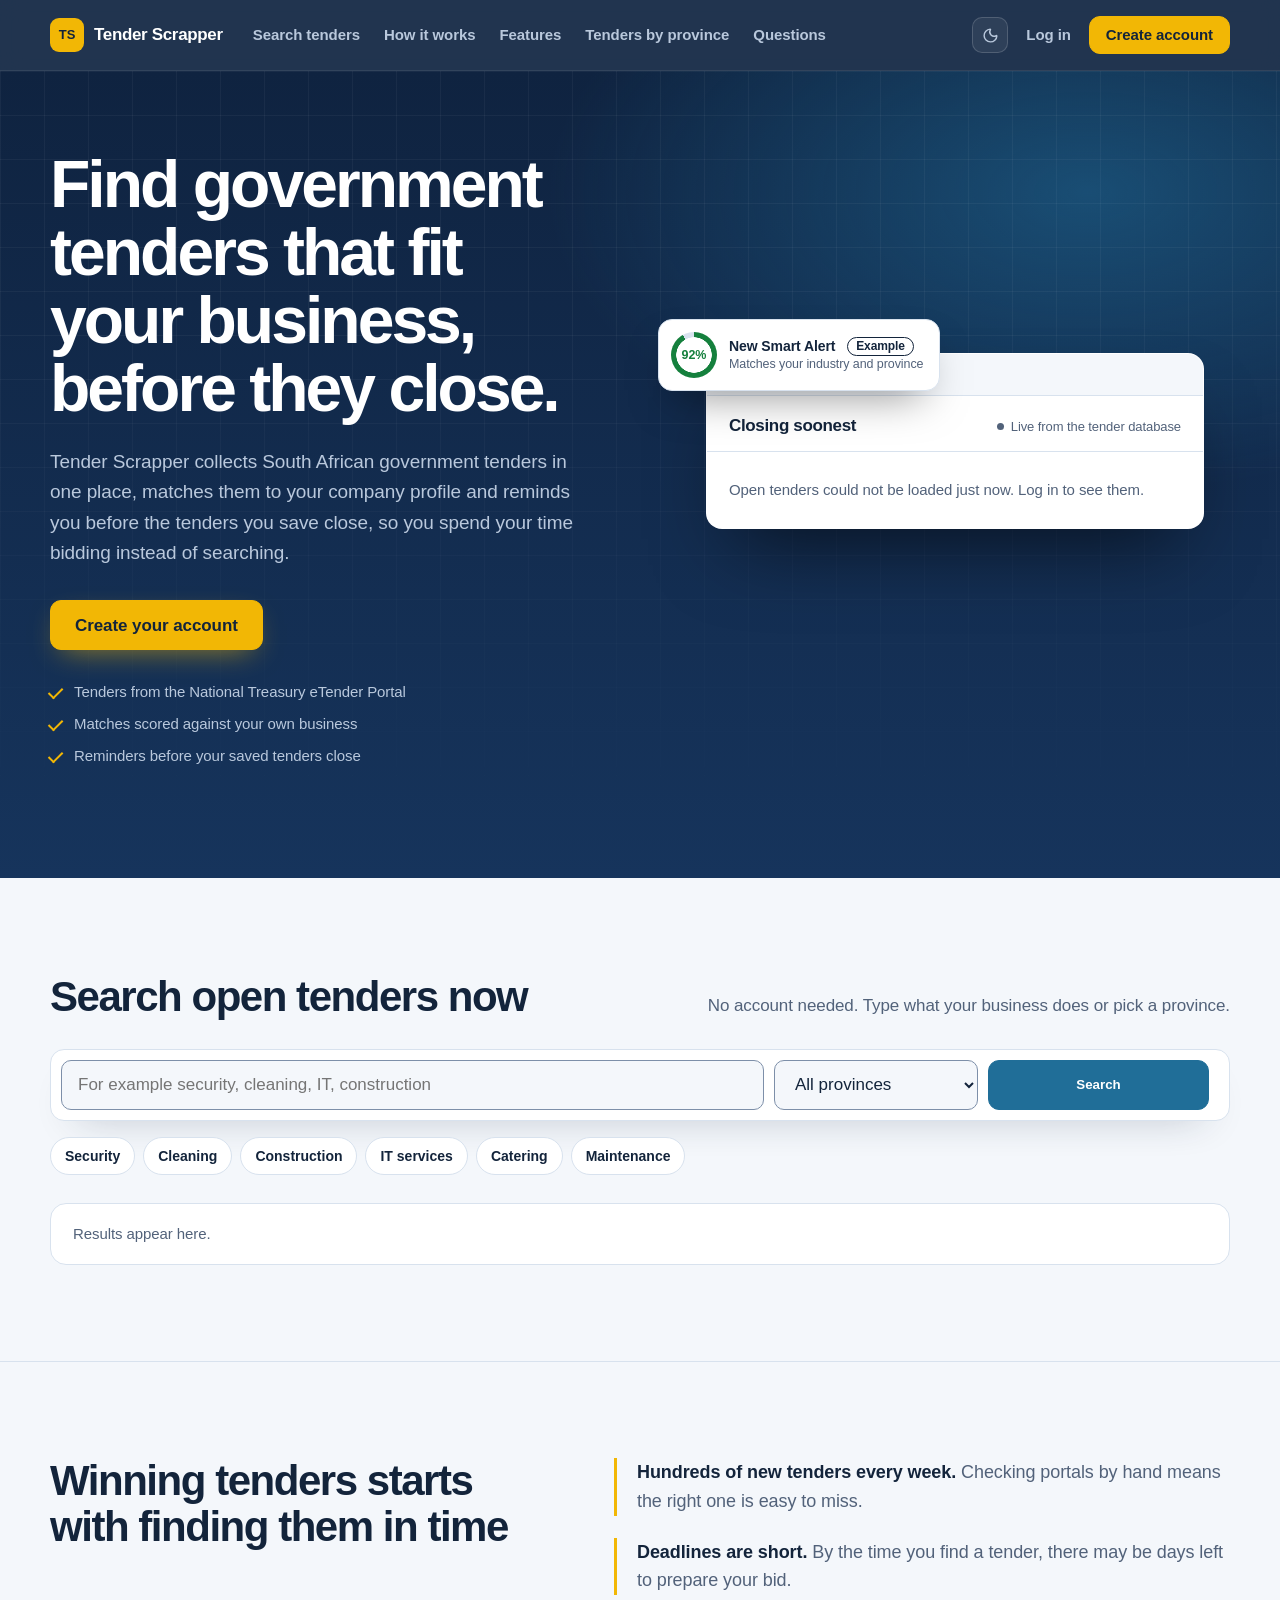
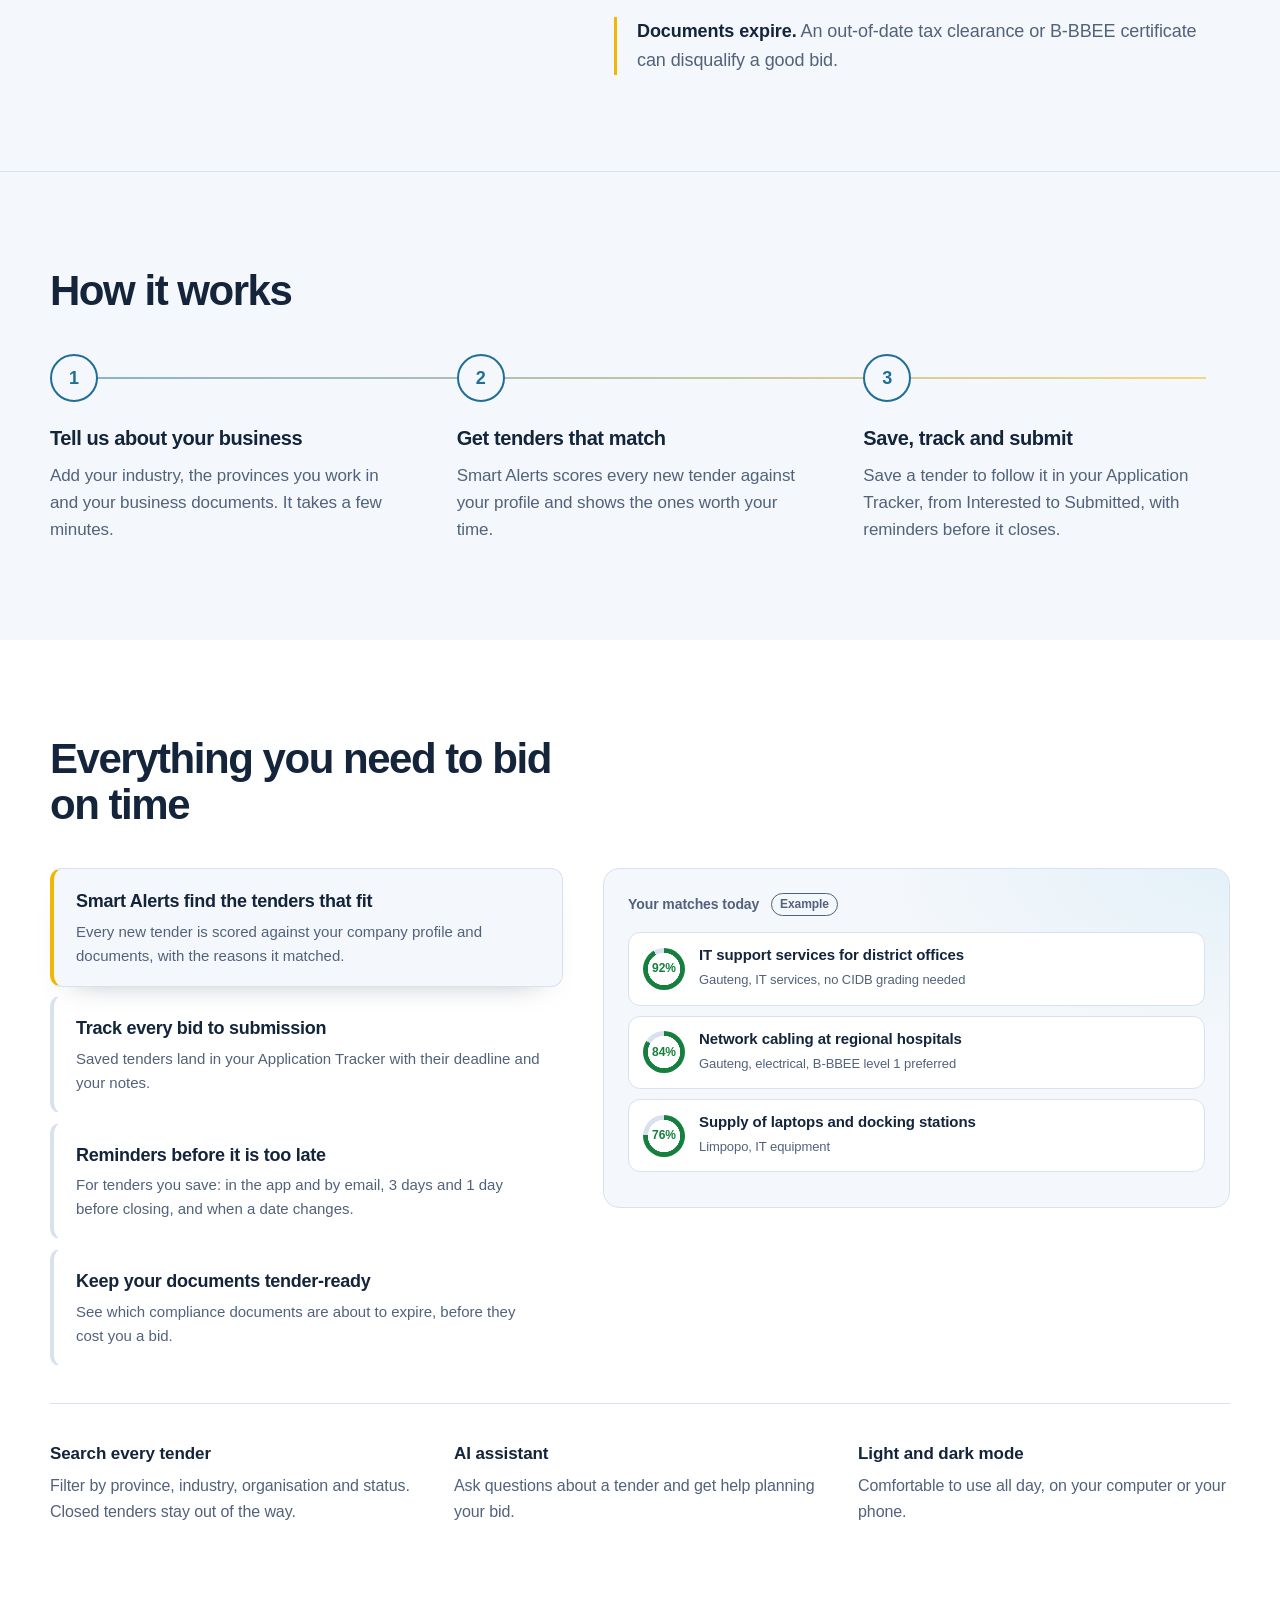
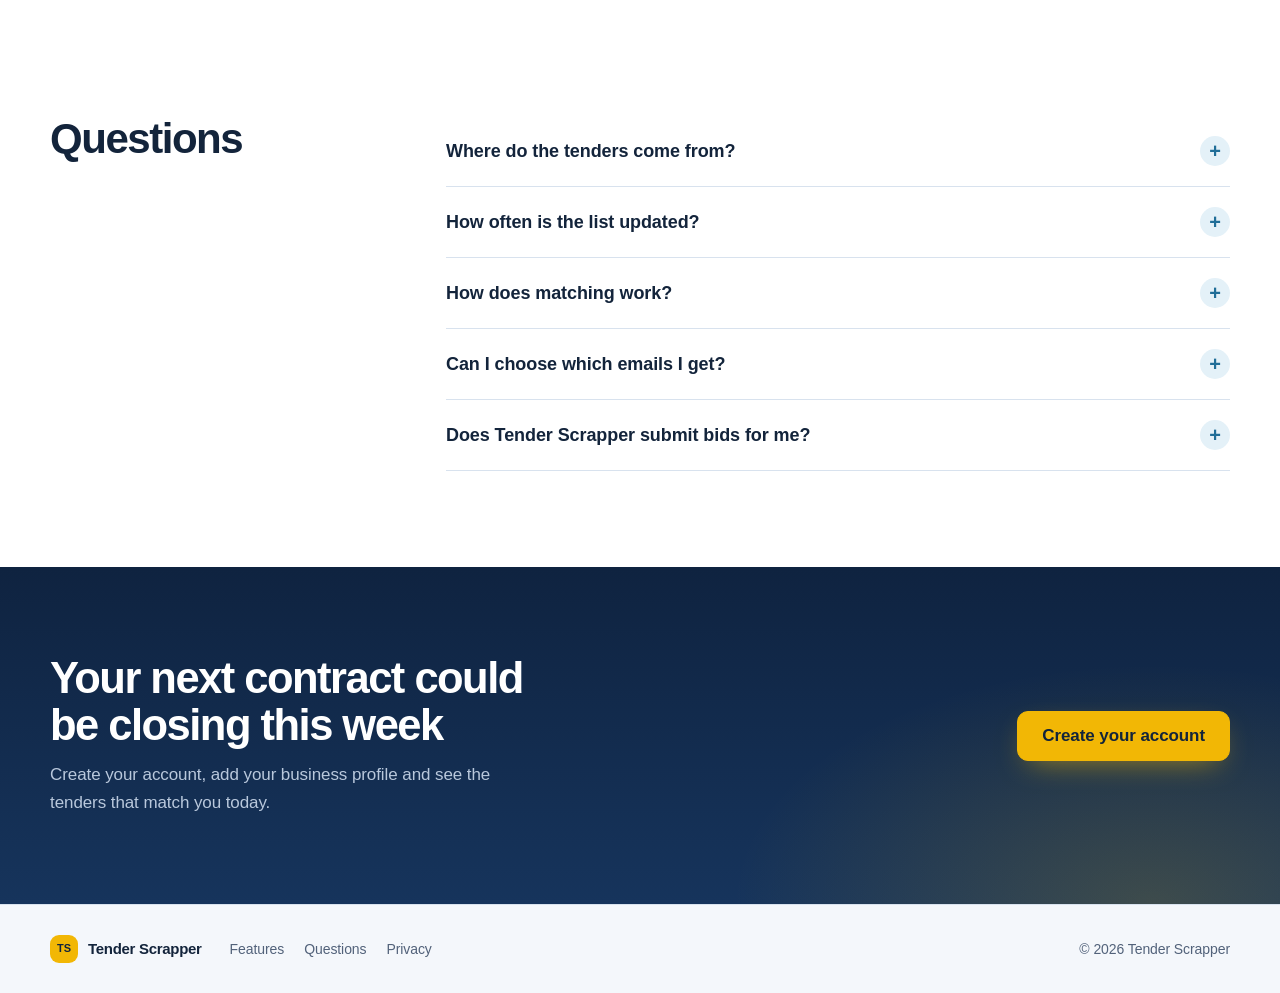
<file: frontend/index.html>
<!DOCTYPE html>
<html lang="en">
<head>
    <meta charset="UTF-8">
    <meta name="viewport" content="width=device-width, initial-scale=1.0">
    <title>Tender Scrapper | Find government tenders that fit your business</title>
    <meta name="description" content="Tender Scrapper collects South African government tenders from the eTender Portal, matches them to your business and reminds you before the tenders you save close.">

    <!-- A returning user who is still logged in goes straight to the dashboard. -->
    <script src="scripts/runtime-config.js"></script>
    <script src="scripts/session-check.js"></script>
    <script src="scripts/landing-redirect.js"></script>
    <!-- One light/dark mode for the whole app; runs before the styles to avoid a flash. -->
    <script src="scripts/theme.js"></script>

    <link rel="stylesheet" href="./css/landing.css">
</head>
<body>
    <a class="lp-skip" href="#main">Skip to content</a>

    <header class="lp-header">
        <div class="lp-wrap lp-header-inner">
            <a class="lp-brand" href="./">
                <span class="lp-logo" aria-hidden="true">TS</span>
                <span>Tender Scrapper</span>
            </a>
            <nav class="lp-nav" aria-label="Main">
                <a href="#try">Search tenders</a>
                <a href="#how-it-works">How it works</a>
                <a href="#features">Features</a>
                <a href="#provinces">Tenders by province</a>
                <a href="#questions">Questions</a>
            </nav>
            <div class="lp-header-actions">
                <button class="lp-theme" id="lpTheme" type="button" aria-label="Switch to dark mode"></button>
                <a class="lp-link" href="./login.html">Log in</a>
                <a class="lp-button lp-button-small" data-signup href="#">Create account</a>
            </div>
        </div>
    </header>

    <main id="main">

        <!-- Hero -->
        <section class="lp-hero">
            <div class="lp-wrap lp-hero-grid">
                <div class="lp-hero-copy">
                    <p class="lp-pulse" id="lpPulse" hidden>
                        <span class="lp-pulse-dot" aria-hidden="true"></span>
                        <span id="lpPulseText"></span>
                    </p>
                    <h1>Find government tenders that fit your business, before they close.</h1>
                    <p class="lp-lead">
                        Tender Scrapper collects South African government tenders in one place,
                        matches them to your company profile and reminds you before the tenders you save close,
                        so you spend your time bidding instead of searching.
                    </p>
                    <div class="lp-actions">
                        <a class="lp-button lp-button-signal" data-signup href="#">Create your account</a>
                    </div>
                    <ul class="lp-assurances">
                        <li>Tenders from the National Treasury eTender Portal</li>
                        <li>Matches scored against your own business</li>
                        <li>Reminders before your saved tenders close</li>
                    </ul>
                </div>

                <div class="lp-showcase" aria-label="A look at Tender Scrapper">
                    <div class="lp-window">
                        <div class="lp-window-bar" aria-hidden="true">
                            <span></span><span></span><span></span>
                            <span class="lp-window-title">Tender Scrapper</span>
                        </div>
                        <section class="lp-board" id="landingBoard" aria-labelledby="lpBoardTitle">
                            <div class="lp-board-head">
                                <h2 id="lpBoardTitle">Closing soonest</h2>
                                <span class="lp-board-note">Live from the tender database</span>
                            </div>
                            <ol class="lp-board-list" id="lpBoardList" aria-live="polite">
                                <li class="lp-board-empty">Loading open tenders…</li>
                            </ol>
                        </section>
                    </div>

                    <div class="lp-float lp-float-match" aria-hidden="true">
                        <span class="lp-ring" style="--score: 92">92%</span>
                        <span>
                            <strong>New Smart Alert <span class="lp-example">Example</span></strong>
                            <small>Matches your industry and province</small>
                        </span>
                    </div>

                    <div class="lp-float lp-float-reminder" id="lpReminder" aria-hidden="true" hidden>
                        <span class="lp-float-icon" id="lpReminderIcon"></span>
                        <span>
                            <strong id="lpReminderTitle">Closing soon</strong>
                            <small id="lpReminderText"></small>
                        </span>
                    </div>
                </div>
            </div>
        </section>

        <!-- Try it: live search -->
        <section class="lp-section lp-try" id="try" aria-labelledby="lpTryTitle">
            <div class="lp-wrap">
                <div class="lp-try-head">
                    <h2 class="lp-section-title" id="lpTryTitle">Search open tenders now</h2>
                    <p>No account needed. Type what your business does or pick a province.</p>
                </div>

                <form class="lp-search" id="lpSearch" role="search">
                    <label class="lp-visually-hidden" for="lpSearchQ">What does your business do?</label>
                    <input id="lpSearchQ" name="q" type="search" placeholder="For example security, cleaning, IT, construction" autocomplete="off" maxlength="200">
                    <label class="lp-visually-hidden" for="lpSearchProvince">Province</label>
                    <select id="lpSearchProvince" name="province">
                        <option value="">All provinces</option>
                        <option>Eastern Cape</option>
                        <option>Free State</option>
                        <option>Gauteng</option>
                        <option>KwaZulu-Natal</option>
                        <option>Limpopo</option>
                        <option>Mpumalanga</option>
                        <option>Northern Cape</option>
                        <option>North West</option>
                        <option>Western Cape</option>
                    </select>
                    <label class="lp-visually-hidden" for="lpSearchCategory">Industry</label>
                    <select id="lpSearchCategory" name="category">
                        <option value="">All industries</option>
                    </select>
                    <button class="lp-button" type="submit">Search</button>
                </form>

                <div class="lp-chips" aria-label="Try a search">
                    <button type="button" data-try="security">Security</button>
                    <button type="button" data-try="cleaning">Cleaning</button>
                    <button type="button" data-try="construction">Construction</button>
                    <button type="button" data-try="IT">IT services</button>
                    <button type="button" data-try="catering">Catering</button>
                    <button type="button" data-try="maintenance">Maintenance</button>
                </div>

                <div class="lp-results" id="lpResults" aria-live="polite">
                    <p class="lp-results-hint">Results appear here.</p>
                </div>
            </div>
        </section>

        <!-- Problem -->
        <section class="lp-section lp-problem" aria-labelledby="lpProblemTitle">
            <div class="lp-wrap lp-problem-grid">
                <h2 class="lp-section-title" id="lpProblemTitle">Winning tenders starts with finding them in time</h2>
                <div class="lp-problem-list">
                    <p><strong>Hundreds of new tenders every week.</strong> Checking portals by hand means the right one is easy to miss.</p>
                    <p><strong>Deadlines are short.</strong> By the time you find a tender, there may be days left to prepare your bid.</p>
                    <p><strong>Documents expire.</strong> An out-of-date tax clearance or B-BBEE certificate can disqualify a good bid.</p>
                </div>
            </div>
        </section>

        <!-- How it works -->
        <section class="lp-section" id="how-it-works" aria-labelledby="lpHowTitle">
            <div class="lp-wrap">
                <h2 class="lp-section-title" id="lpHowTitle">How it works</h2>
                <ol class="lp-steps">
                    <li>
                        <h3>Tell us about your business</h3>
                        <p>Add your industry, the provinces you work in and your business documents. It takes a few minutes.</p>
                    </li>
                    <li>
                        <h3>Get tenders that match</h3>
                        <p>Smart Alerts scores every new tender against your profile and shows the ones worth your time.</p>
                    </li>
                    <li>
                        <h3>Save, track and submit</h3>
                        <p>Save a tender to follow it in your Application Tracker, from Interested to Submitted, with reminders before it closes.</p>
                    </li>
                </ol>
            </div>
        </section>

        <!-- Features with small product previews -->
        <section class="lp-section lp-section-alt" id="features" aria-labelledby="lpFeaturesTitle">
            <div class="lp-wrap">
                <h2 class="lp-section-title" id="lpFeaturesTitle">Everything you need to bid on time</h2>

                <div class="lp-tabs" id="lpTabs">
                    <div class="lp-tablist" role="tablist" aria-label="Features">
                        <button class="lp-tab" type="button" role="tab" id="lpTab1" aria-controls="lpPanel1" aria-selected="true">
                            <strong>Smart Alerts find the tenders that fit</strong>
                            <span>Every new tender is scored against your company profile and documents, with the reasons it matched.</span>
                        </button>
                        <button class="lp-tab" type="button" role="tab" id="lpTab2" aria-controls="lpPanel2" aria-selected="false" tabindex="-1">
                            <strong>Track every bid to submission</strong>
                            <span>Saved tenders land in your Application Tracker with their deadline and your notes.</span>
                        </button>
                        <button class="lp-tab" type="button" role="tab" id="lpTab3" aria-controls="lpPanel3" aria-selected="false" tabindex="-1">
                            <strong>Reminders before it is too late</strong>
                            <span>For tenders you save: in the app and by email, 3 days and 1 day before closing, and when a date changes.</span>
                        </button>
                        <button class="lp-tab" type="button" role="tab" id="lpTab4" aria-controls="lpPanel4" aria-selected="false" tabindex="-1">
                            <strong>Keep your documents tender-ready</strong>
                            <span>See which compliance documents are about to expire, before they cost you a bid.</span>
                        </button>
                    </div>

                    <div class="lp-panels">
                        <div class="lp-panel" role="tabpanel" id="lpPanel1" aria-labelledby="lpTab1" tabindex="0">
                            <p class="lp-panel-title">Your matches today <span class="lp-example">Example</span></p>
                            <div class="lp-mock-match">
                                <span class="lp-ring lp-ring-small" style="--score: 92">92%</span>
                                <span><strong>IT support services for district offices</strong><small>Gauteng, IT services, no CIDB grading needed</small></span>
                            </div>
                            <div class="lp-mock-match">
                                <span class="lp-ring lp-ring-small" style="--score: 84">84%</span>
                                <span><strong>Network cabling at regional hospitals</strong><small>Gauteng, electrical, B-BBEE level 1 preferred</small></span>
                            </div>
                            <div class="lp-mock-match">
                                <span class="lp-ring lp-ring-small" style="--score: 76">76%</span>
                                <span><strong>Supply of laptops and docking stations</strong><small>Limpopo, IT equipment</small></span>
                            </div>
                        </div>
                        <div class="lp-panel" role="tabpanel" id="lpPanel2" aria-labelledby="lpTab2" tabindex="0" hidden>
                            <p class="lp-panel-title">Application Tracker <span class="lp-example">Example</span></p>
                            <div class="lp-mock-board">
                                <div><span class="lp-stage">Interested</span><i>Road maintenance, KZN<small>Closes 15 Nov</small></i><i>Office cleaning<small>Closes 21 Nov</small></i></div>
                                <div><span class="lp-stage lp-stage-progress">Preparing</span><i>Laptops and docking stations<small>Closes tomorrow</small></i></div>
                                <div><span class="lp-stage lp-stage-done">Submitted</span><i>Security services<small>Submitted 3 Nov</small></i></div>
                            </div>
                        </div>
                        <div class="lp-panel" role="tabpanel" id="lpPanel3" aria-labelledby="lpTab3" tabindex="0" hidden>
                            <p class="lp-panel-title">Notifications <span class="lp-example">Example</span></p>
                            <div class="lp-mock-note lp-mock-note-urgent"><strong>Closes tomorrow at 11:00</strong><small>Supply of laptops and docking stations</small></div>
                            <div class="lp-mock-note"><strong>Closing date changed</strong><small>Road maintenance now closes on 28 Nov</small></div>
                            <div class="lp-mock-note"><strong>Closes in 3 days</strong><small>Network cabling at regional hospitals</small></div>
                        </div>
                        <div class="lp-panel" role="tabpanel" id="lpPanel4" aria-labelledby="lpTab4" tabindex="0" hidden>
                            <p class="lp-panel-title">Business documents <span class="lp-example">Example</span></p>
                            <div class="lp-mock-doc"><span>Tax compliance status</span><em class="ok">Valid</em></div>
                            <div class="lp-mock-doc"><span>B-BBEE certificate</span><em class="warn">Expires in 12 days</em></div>
                            <div class="lp-mock-doc"><span>CSD registration report</span><em class="ok">Valid</em></div>
                            <div class="lp-mock-doc"><span>CIDB grading</span><em class="ok">Valid</em></div>
                        </div>
                    </div>
                </div>

                <dl class="lp-features-more">
                    <div>
                        <dt>Search every tender</dt>
                        <dd>Filter by province, industry, organisation and status. Closed tenders stay out of the way.</dd>
                    </div>
                    <div>
                        <dt>AI assistant</dt>
                        <dd>Ask questions about a tender and get help planning your bid.</dd>
                    </div>
                    <div>
                        <dt>Light and dark mode</dt>
                        <dd>Comfortable to use all day, on your computer or your phone.</dd>
                    </div>
                </dl>
            </div>
        </section>

        <!-- Live numbers by province -->
        <section class="lp-section lp-data" id="provinces" aria-labelledby="lpDataTitle">
            <div class="lp-wrap lp-data-grid">
                <div>
                    <h2 class="lp-section-title" id="lpDataTitle">Tenders across all nine provinces</h2>
                    <p class="lp-data-lead">These numbers come straight from the Tender Scrapper database and update as new tenders are collected. Choose a province to see its open tenders.</p>
                    <dl class="lp-figures" id="lpFigures" hidden>
                        <div><dt>Open right now</dt><dd id="lpFigOpen">–</dd></div>
                        <div><dt>Closing this week</dt><dd id="lpFigWeek">–</dd></div>
                        <div><dt>Published in the last 30 days</dt><dd id="lpFigMonth">–</dd></div>
                    </dl>
                </div>
                <div class="lp-map-wrap">
                    <div class="lp-map" id="lpProvinces" role="list" aria-label="Tenders by province">
                        <p class="lp-board-empty">Loading tenders by province…</p>
                    </div>
                    <p class="lp-map-legend" aria-hidden="true">
                        <span>Fewer tenders</span>
                        <span class="lp-map-scale"></span>
                        <span>More tenders</span>
                    </p>
                </div>
            </div>
        </section>

        <!-- Questions -->
        <section class="lp-section lp-section-alt" id="questions" aria-labelledby="lpFaqTitle">
            <div class="lp-wrap lp-faq-grid">
                <h2 class="lp-section-title" id="lpFaqTitle">Questions</h2>
                <div class="lp-faq">
                    <details>
                        <summary>Where do the tenders come from?</summary>
                        <p>From the National Treasury eTender Portal (etenders.gov.za), where national and provincial departments, municipalities and state-owned entities publish their tenders.</p>
                    </details>
                    <details>
                        <summary>How often is the list updated?</summary>
                        <p>New tenders are collected regularly throughout the day. Closed tenders are hidden automatically, so what you see is still open.</p>
                    </details>
                    <details>
                        <summary>How does matching work?</summary>
                        <p>You tell us your industry, the provinces you work in, your keywords and your documents. Smart Alerts scores each tender against that profile and shows you the reasons for the score.</p>
                    </details>
                    <details>
                        <summary>Can I choose which emails I get?</summary>
                        <p>Yes. In your profile you can turn each type of notification on or off, in the app and by email.</p>
                    </details>
                    <details>
                        <summary>Does Tender Scrapper submit bids for me?</summary>
                        <p>No. It helps you find tenders, prepare and keep track. You submit your bid to the organisation as the tender notice describes.</p>
                    </details>
                </div>
            </div>
        </section>

        <!-- Call to action -->
        <section class="lp-cta" aria-labelledby="lpCtaTitle">
            <div class="lp-wrap lp-cta-inner">
                <div>
                    <h2 id="lpCtaTitle">Your next contract could be closing this week</h2>
                    <p>Create your account, add your business profile and see the tenders that match you today.</p>
                </div>
                <div class="lp-actions">
                    <a class="lp-button lp-button-signal" data-signup href="#">Create your account</a>
                </div>
            </div>
        </section>
    </main>

    <footer class="lp-footer">
        <div class="lp-wrap lp-footer-inner">
            <span class="lp-brand lp-brand-small">
                <span class="lp-logo" aria-hidden="true">TS</span>
                <span>Tender Scrapper</span>
            </span>
            <nav aria-label="Footer">
                <a href="#features">Features</a>
                <a href="#questions">Questions</a>
                <a href="./privacy.html">Privacy</a>
            </nav>
            <small>&copy; <span id="lpYear">2026</span> Tender Scrapper</small>
        </div>
    </footer>

    <!-- On phones: a sign-up bar that appears once the top section is out of view -->
    <div class="lp-sticky-cta" id="lpStickyCta" aria-hidden="true">
        <span>Find tenders that fit your business</span>
        <a class="lp-button lp-button-signal lp-button-small" data-signup href="#" tabindex="-1">Create account</a>
    </div>

    <script type="module" src="./scripts/landing.js"></script>
</body>
</html>
</file>
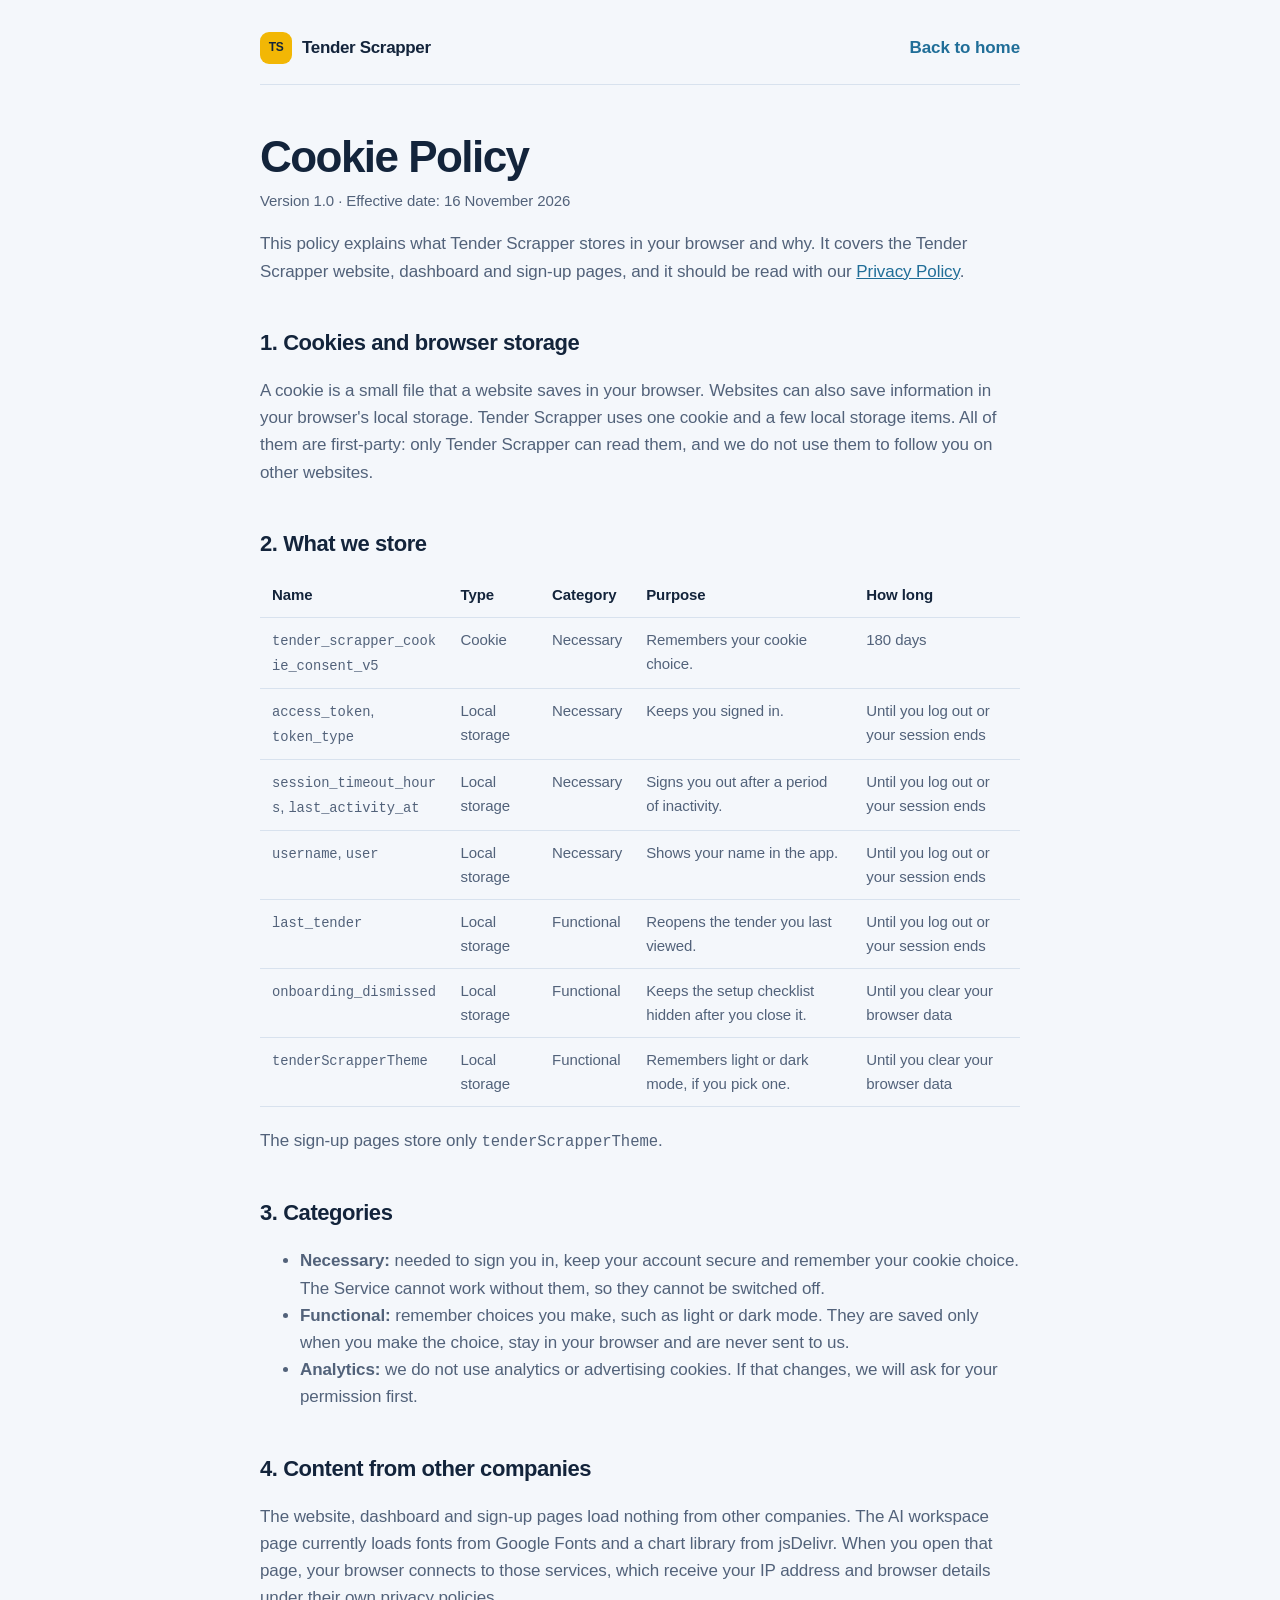
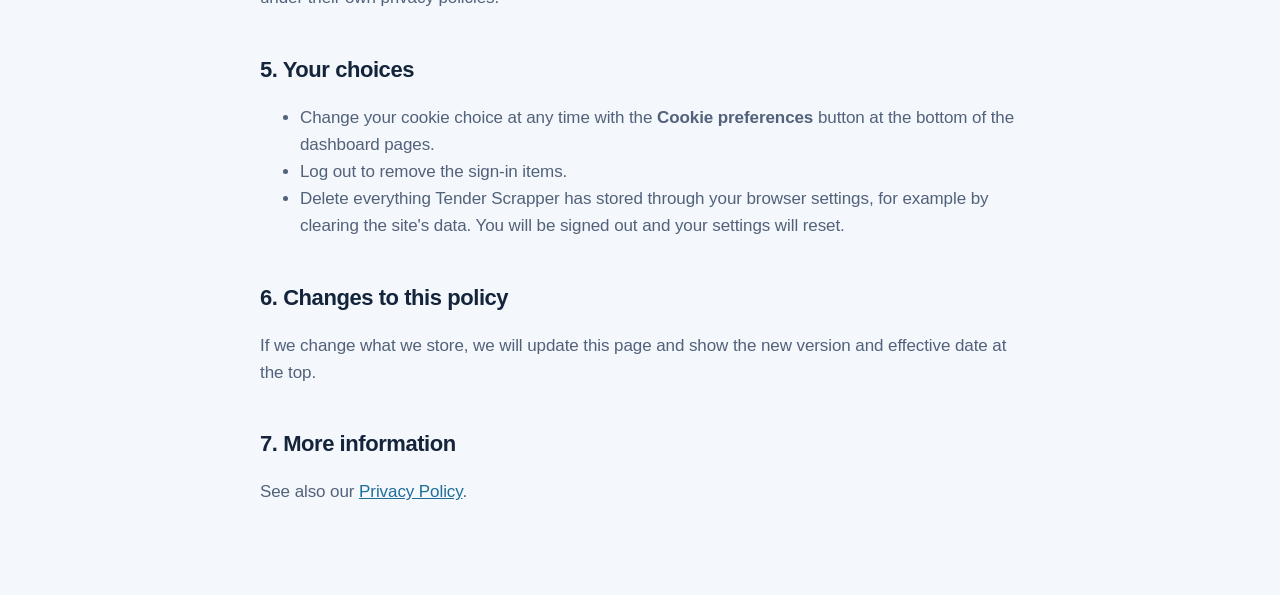
<file: frontend/cookies.html>
<!DOCTYPE html>
<html lang="en">
<head>
    <meta charset="UTF-8">
    <meta name="viewport" content="width=device-width, initial-scale=1.0">
    <title>Tender Scrapper | Cookie Policy</title>
    <!-- One light/dark mode for the whole app; runs before the styles to avoid a flash. -->
    <script src="scripts/theme.js"></script>
    <link rel="stylesheet" href="css/landing.css">
</head>
<body class="legal-body">
<main class="legal-page">
    <header class="legal-header">
        <a href="./" class="legal-brand">
            <span class="legal-logo">TS</span>
            <span>Tender Scrapper</span>
        </a>
        <a href="./" class="legal-back">Back to home</a>
    </header>

    <!-- The same text is published on the sign-up site (Signup/Register-page branch).
         Change both copies together. -->
    <article class="legal-content">
        <h1>Cookie Policy</h1>
        <p class="legal-updated">Version 1.0 · Effective date: 16 November 2026</p>

        <p>
            This policy explains what Tender Scrapper stores in your browser and why. It covers the
            Tender Scrapper website, dashboard and sign-up pages, and it should be read with our
            <a href="privacy.html">Privacy Policy</a>.
        </p>

        <h2 id="what">1. Cookies and browser storage</h2>
        <p>
            A cookie is a small file that a website saves in your browser. Websites can also save
            information in your browser's local storage. Tender Scrapper uses one cookie and a few local
            storage items. All of them are first-party: only Tender Scrapper can read them, and we do not
            use them to follow you on other websites.
        </p>

        <h2 id="list">2. What we store</h2>
        <div class="legal-table-wrap">
            <table>
                <thead>
                    <tr><th scope="col">Name</th><th scope="col">Type</th><th scope="col">Category</th><th scope="col">Purpose</th><th scope="col">How long</th></tr>
                </thead>
                <tbody>
                    <tr><td><code>tender_scrapper_cookie_consent_v5</code></td><td>Cookie</td><td>Necessary</td><td>Remembers your cookie choice.</td><td>180 days</td></tr>
                    <tr><td><code>access_token</code>, <code>token_type</code></td><td>Local storage</td><td>Necessary</td><td>Keeps you signed in.</td><td>Until you log out or your session ends</td></tr>
                    <tr><td><code>session_timeout_hours</code>, <code>last_activity_at</code></td><td>Local storage</td><td>Necessary</td><td>Signs you out after a period of inactivity.</td><td>Until you log out or your session ends</td></tr>
                    <tr><td><code>username</code>, <code>user</code></td><td>Local storage</td><td>Necessary</td><td>Shows your name in the app.</td><td>Until you log out or your session ends</td></tr>
                    <tr><td><code>last_tender</code></td><td>Local storage</td><td>Functional</td><td>Reopens the tender you last viewed.</td><td>Until you log out or your session ends</td></tr>
                    <tr><td><code>onboarding_dismissed</code></td><td>Local storage</td><td>Functional</td><td>Keeps the setup checklist hidden after you close it.</td><td>Until you clear your browser data</td></tr>
                    <tr><td><code>tenderScrapperTheme</code></td><td>Local storage</td><td>Functional</td><td>Remembers light or dark mode, if you pick one.</td><td>Until you clear your browser data</td></tr>
                </tbody>
            </table>
        </div>
        <p>The sign-up pages store only <code>tenderScrapperTheme</code>.</p>

        <h2 id="categories">3. Categories</h2>
        <ul>
            <li><strong>Necessary:</strong> needed to sign you in, keep your account secure and remember
                your cookie choice. The Service cannot work without them, so they cannot be switched off.</li>
            <li><strong>Functional:</strong> remember choices you make, such as light or dark mode. They
                are saved only when you make the choice, stay in your browser and are never sent to us.</li>
            <li><strong>Analytics:</strong> we do not use analytics or advertising cookies. If that changes,
                we will ask for your permission first.</li>
        </ul>

        <h2 id="third-parties">4. Content from other companies</h2>
        <p>
            The website, dashboard and sign-up pages load nothing from other companies. The AI workspace
            page currently loads fonts from Google Fonts and a chart library from jsDelivr. When you open
            that page, your browser connects to those services, which receive your IP address and browser
            details under their own privacy policies.
        </p>

        <h2 id="choices">5. Your choices</h2>
        <ul>
            <li>Change your cookie choice at any time with the <strong>Cookie preferences</strong> button
                at the bottom of the dashboard pages.</li>
            <li>Log out to remove the sign-in items.</li>
            <li>Delete everything Tender Scrapper has stored through your browser settings, for example by
                clearing the site's data. You will be signed out and your settings will reset.</li>
        </ul>

        <h2 id="changes">6. Changes to this policy</h2>
        <p>
            If we change what we store, we will update this page and show the new version and effective
            date at the top.
        </p>

        <h2 id="contact">7. More information</h2>
        <p>
            See also our <a href="privacy.html">Privacy Policy</a>.
        </p>
    </article>
</main>
</body>
</html>
</file>
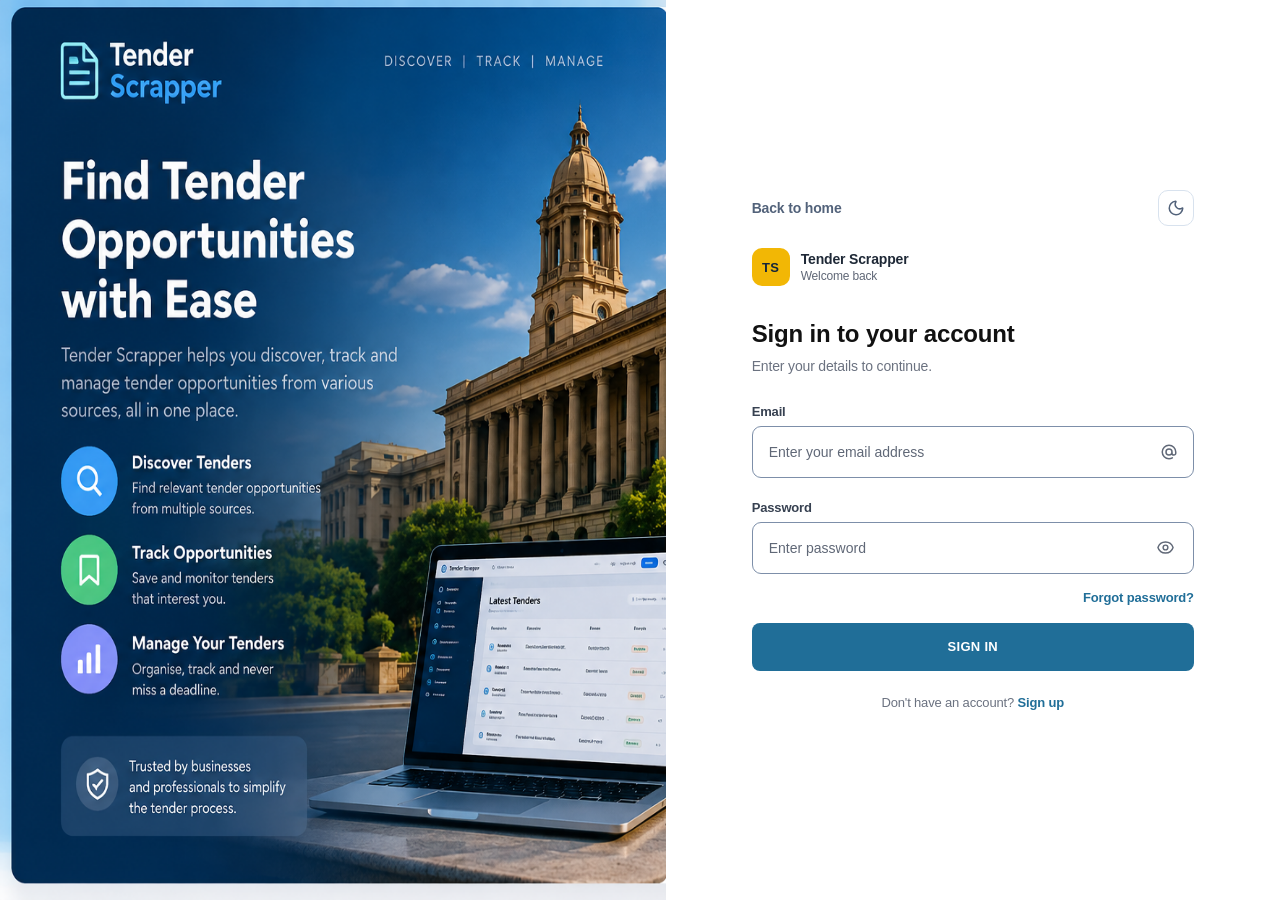
<file: frontend/login.html>
<!DOCTYPE html>
<html lang="en">
<head>
    <!-- One light/dark mode for the whole app; runs before the styles to avoid a flash. -->
    <script src="scripts/runtime-config.js"></script>
    <script src="scripts/theme.js"></script>
<meta charset="UTF-8">
    <meta name="viewport" content="width=device-width, initial-scale=1.0">
    <title>Tender Scrapper - Login</title>
    <link rel="stylesheet" href="styles.css">

    <link rel="stylesheet" href="./css/app-theme.css">
</head>
<body class="login-body">

    <main class="page">
        <section class="login-hero" aria-label="Tender Scrapper introduction">
            <img class="login-hero-image" id="loginHeroImage" src="tender-hero.png" alt="Tender Scrapper — discover, track and manage tender opportunities">
        </section>
        <section class="login-card" aria-label="Sign in">
            <div class="login-tools">
                <a class="login-home" href="./">Back to home</a>
                <button class="login-theme" id="loginTheme" type="button" aria-label="Switch to dark mode"></button>
            </div>
            <div class="brand">
                <div class="brand-mark">TS</div>
                <div>
                    <span class="brand-name">Tender Scrapper</span>
                    <span class="brand-subtitle">Welcome back</span>
                </div>
            </div>

            <h1>Sign in to your account</h1>
            <p class="welcome-text">Enter your details to continue.</p>

            <form id="loginForm">
                <div class="field">
                    <label for="username">Email</label>
                    <div class="input-container">
                        <input
                            id="username"
                            name="username"
                            placeholder="Enter your email address"
                            type="text"
                            inputmode="email"
                            autocomplete="username"
                            required
                        >
                        <span class="input-icon" aria-hidden="true">
                            <svg viewBox="0 0 24 24" fill="none">
                                <path d="M16 12a4 4 0 10-8 0 4 4 0 008 0zm0 0v1.5a2.5 2.5 0 005 0V12a9 9 0 10-9 9m4.5-1.206a8.959 8.959 0 01-4.5 1.207"
                                      stroke="currentColor"
                                      stroke-width="2"
                                      stroke-linejoin="round"
                                      stroke-linecap="round"/>
                            </svg>
                        </span>
                    </div>
                </div>

                <div class="field">
                    <label for="password">Password</label>
                    <div class="input-container">
                        <input
                            id="password"
                            name="password"
                            placeholder="Enter password"
                            type="password"
                            autocomplete="current-password"
                            required
                        >
                        <button
                            type="button"
                            id="togglePassword"
                            class="password-toggle"
                            aria-label="Show password"
                            title="Show password"
                        >
                            <svg id="eyeIcon" viewBox="0 0 24 24" fill="none" aria-hidden="true">
                                <path d="M2.458 12C3.732 7.943 7.523 5 12 5c4.478 0 8.268 2.943 9.542 7-1.274 4.057-5.064 7-9.542 7-4.477 0-8.268-2.943-9.542-7z"
                                      stroke="currentColor"
                                      stroke-width="1.8"
                                      stroke-linejoin="round"
                                      stroke-linecap="round"/>
                                <path d="M15 12a3 3 0 11-6 0 3 3 0 016 0z"
                                      stroke="currentColor"
                                      stroke-width="1.8"
                                      stroke-linejoin="round"
                                      stroke-linecap="round"/>
                            </svg>
                        </button>
                    </div>
                </div>

                <p class="forgot-link"><a href="#" id="forgotPasswordLink">Forgot password?</a></p>

                <button class="submit" type="submit" id="loginButton">
                    <span id="loginButtonText">SIGN IN</span>
                </button>

                <p id="loginStatus" class="status" role="alert" aria-live="polite"></p>
            </form>

            <form id="forgotForm" hidden>
                <p class="welcome-text">Enter the email address you use to sign in. We'll email you a 6-digit code.</p>
                <div class="field">
                    <label for="forgotEmail">Email</label>
                    <div class="input-container">
                        <input id="forgotEmail" name="email" type="email" placeholder="you@company.co.za" autocomplete="email" required>
                    </div>
                </div>
                <button class="submit" type="submit" id="forgotButton">SEND CODE</button>
                <p id="forgotStatus" class="status" role="alert" aria-live="polite"></p>
                <p class="signup-link"><a href="#" data-back-to-login>Back to sign in</a></p>
            </form>

            <form id="resetForm" hidden>
                <p class="welcome-text" id="resetIntro">Enter the 6-digit code we emailed you and choose a new password.</p>
                <div class="field">
                    <label for="resetCode">6-digit code</label>
                    <div class="input-container">
                        <input id="resetCode" name="code" type="text" inputmode="numeric" pattern="[0-9]{6}" maxlength="6" autocomplete="one-time-code" placeholder="123456" required>
                    </div>
                </div>
                <div class="field">
                    <label for="resetPassword">New password</label>
                    <div class="input-container">
                        <input id="resetPassword" name="new_password" type="password" minlength="8" maxlength="72" autocomplete="new-password" required>
                    </div>
                </div>
                <div class="field">
                    <label for="resetConfirm">Confirm new password</label>
                    <div class="input-container">
                        <input id="resetConfirm" type="password" minlength="8" maxlength="72" autocomplete="new-password" required>
                    </div>
                </div>
                <p class="welcome-text reset-hint">At least 8 characters, with a number, an uppercase letter and a special character.</p>
                <button class="submit" type="submit" id="resetButton">RESET PASSWORD</button>
                <p id="resetStatus" class="status" role="alert" aria-live="polite"></p>
                <p class="signup-link"><a href="#" id="resendCodeLink">Send a new code</a> · <a href="#" data-back-to-login>Back to sign in</a></p>
            </form>

            <!-- Shown after signing in to an account its owner deactivated (script.js). -->
            <form id="reactivateForm" hidden>
                <p class="welcome-text">This account is deactivated. Enter the 6-digit code we emailed you to reactivate it. Everything you saved is still there.</p>
                <div class="field">
                    <label for="reactivateCode">6-digit code</label>
                    <div class="input-container">
                        <input id="reactivateCode" name="code" type="text" inputmode="numeric" pattern="[0-9]{6}" maxlength="6" autocomplete="one-time-code" placeholder="123456" required>
                    </div>
                </div>
                <button class="submit" type="submit" id="reactivateButton">REACTIVATE MY ACCOUNT</button>
                <p id="reactivateStatus" class="status" role="alert" aria-live="polite"></p>
                <p class="signup-link"><a href="#" id="reactivateResendLink">Send a new code</a> · <a href="#" data-back-to-login>Back to sign in</a></p>
            </form>

            <p class="signup-link" id="signupLine">
                Don't have an account?
                <a id="signupLink" href="#" data-server-port="8008" data-server-path="/" target="_self">Sign up</a>
            </p>
        </section>
    </main>

    <script src="scripts/session-check.js"></script>
    <script src="script.js"></script>
    <script src="scripts/forgot-password.js"></script>
</body>
</html>
</file>
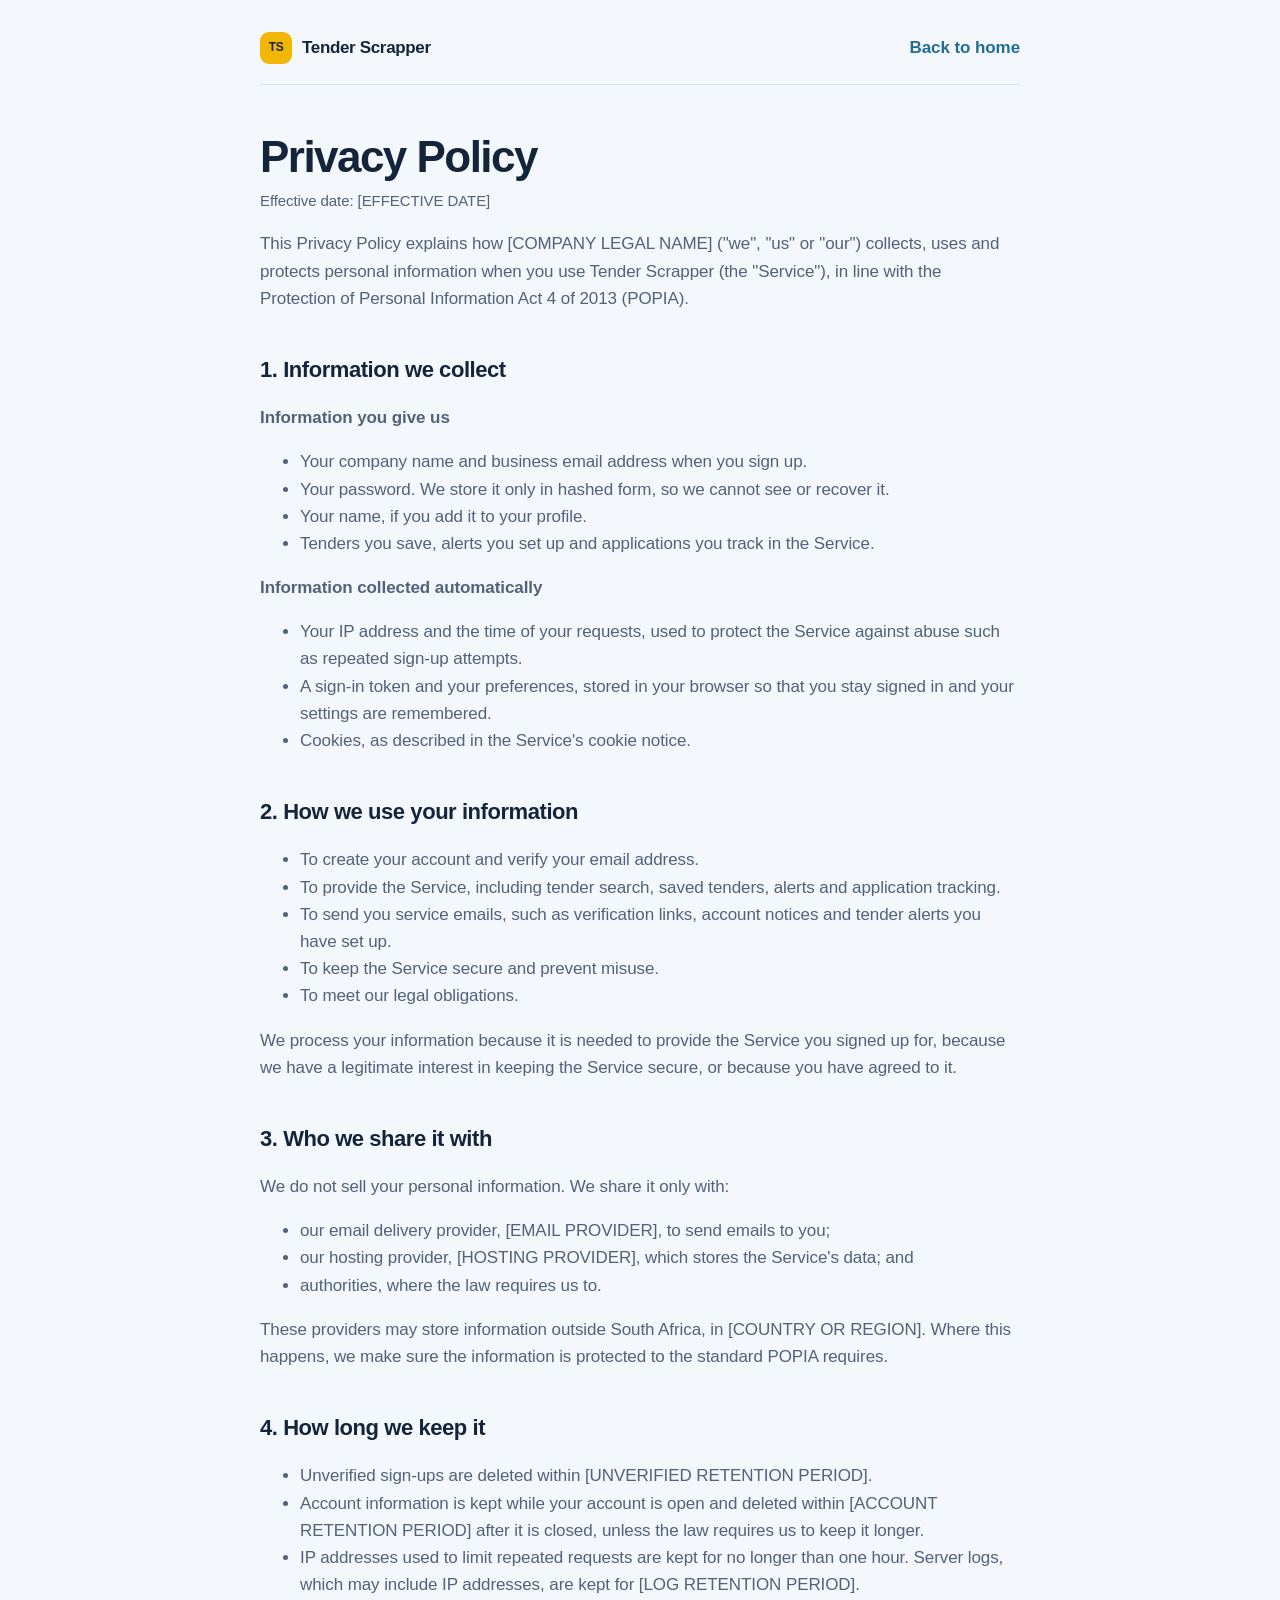
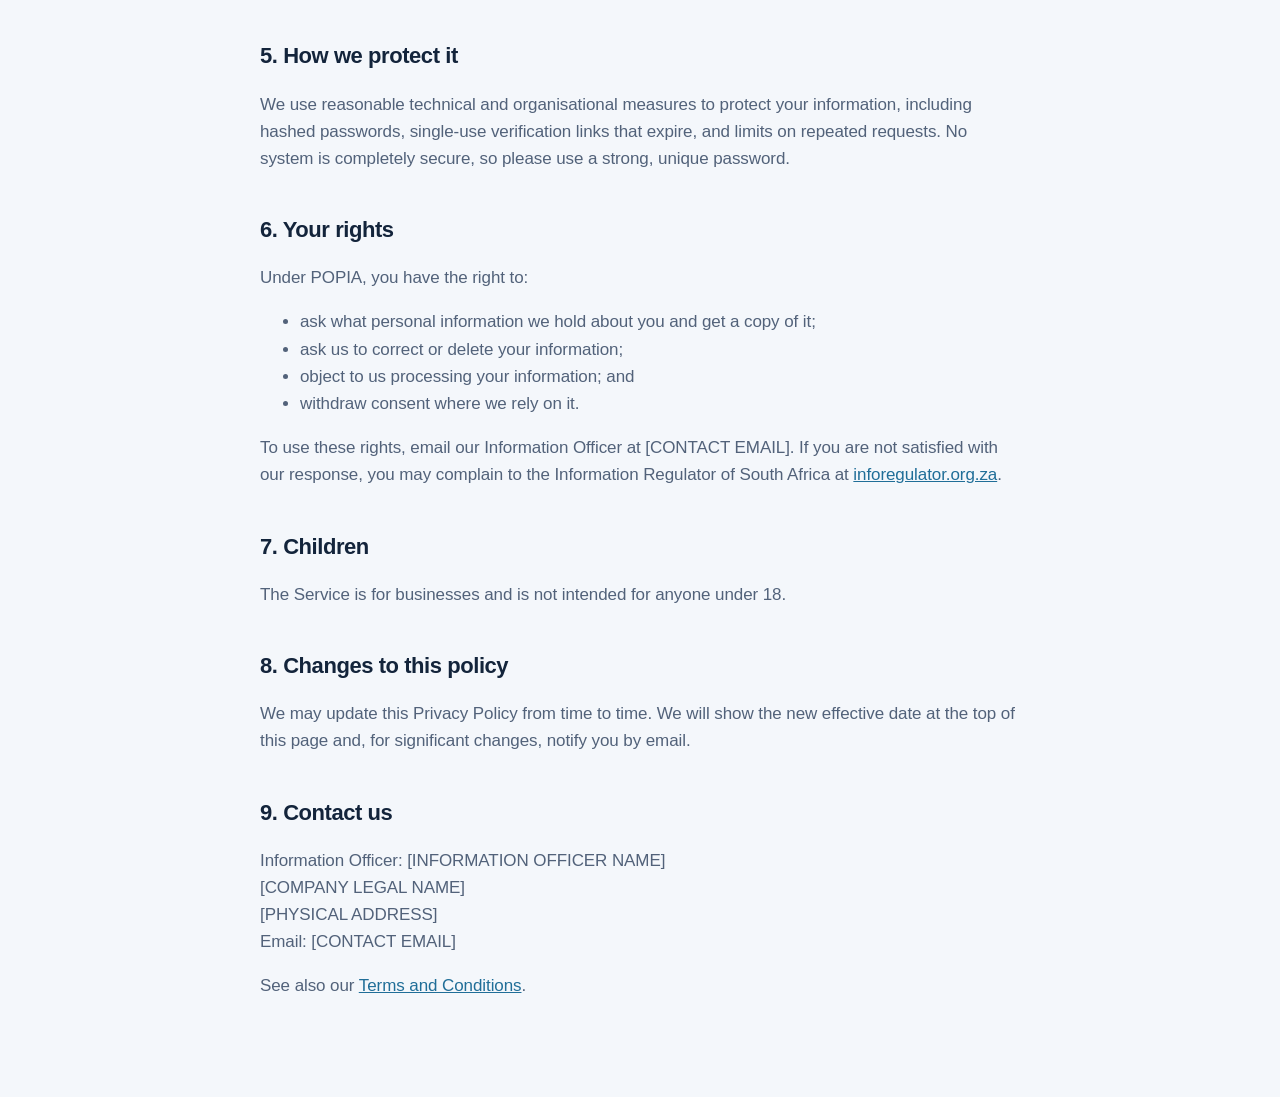
<file: frontend/privacy.html>
<!DOCTYPE html>
<html lang="en">
<head>
    <meta charset="UTF-8">
    <meta name="viewport" content="width=device-width, initial-scale=1.0">
    <title>Tender Scrapper | Privacy Policy</title>
    <!-- One light/dark mode for the whole app; runs before the styles to avoid a flash. -->
    <script src="scripts/theme.js"></script>
    <link rel="stylesheet" href="css/landing.css">
</head>
<body class="legal-body">
<main class="legal-page">
    <header class="legal-header">
        <a href="./" class="legal-brand">
            <span class="legal-logo">TS</span>
            <span>Tender Scrapper</span>
        </a>
        <a href="./" class="legal-back">Back to home</a>
    </header>
    

    <article class="legal-content">
        <h1>Privacy Policy</h1>
        <p class="legal-updated">Effective date: [EFFECTIVE DATE]</p>

        <p>
            This Privacy Policy explains how [COMPANY LEGAL NAME] ("we", "us" or "our") collects, uses and
            protects personal information when you use Tender Scrapper (the "Service"), in line with the
            Protection of Personal Information Act 4 of 2013 (POPIA).
        </p>

        <h2>1. Information we collect</h2>
        <p><strong>Information you give us</strong></p>
        <ul>
            <li>Your company name and business email address when you sign up.</li>
            <li>Your password. We store it only in hashed form, so we cannot see or recover it.</li>
            <li>Your name, if you add it to your profile.</li>
            <li>Tenders you save, alerts you set up and applications you track in the Service.</li>
        </ul>
        <p><strong>Information collected automatically</strong></p>
        <ul>
            <li>Your IP address and the time of your requests, used to protect the Service against abuse such as repeated sign-up attempts.</li>
            <li>A sign-in token and your preferences, stored in your browser so that you stay signed in and your settings are remembered.</li>
            <li>Cookies, as described in the Service's cookie notice.</li>
        </ul>

        <h2>2. How we use your information</h2>
        <ul>
            <li>To create your account and verify your email address.</li>
            <li>To provide the Service, including tender search, saved tenders, alerts and application tracking.</li>
            <li>To send you service emails, such as verification links, account notices and tender alerts you have set up.</li>
            <li>To keep the Service secure and prevent misuse.</li>
            <li>To meet our legal obligations.</li>
        </ul>
        <p>
            We process your information because it is needed to provide the Service you signed up for,
            because we have a legitimate interest in keeping the Service secure, or because you have
            agreed to it.
        </p>

        <h2>3. Who we share it with</h2>
        <p>We do not sell your personal information. We share it only with:</p>
        <ul>
            <li>our email delivery provider, [EMAIL PROVIDER], to send emails to you;</li>
            <li>our hosting provider, [HOSTING PROVIDER], which stores the Service's data; and</li>
            <li>authorities, where the law requires us to.</li>
        </ul>
        <p>
            These providers may store information outside South Africa, in [COUNTRY OR REGION]. Where this
            happens, we make sure the information is protected to the standard POPIA requires.
        </p>

        <h2>4. How long we keep it</h2>
        <ul>
            <li>Unverified sign-ups are deleted within [UNVERIFIED RETENTION PERIOD].</li>
            <li>Account information is kept while your account is open and deleted within [ACCOUNT RETENTION PERIOD] after it is closed, unless the law requires us to keep it longer.</li>
            <li>IP addresses used to limit repeated requests are kept for no longer than one hour. Server logs, which may include IP addresses, are kept for [LOG RETENTION PERIOD].</li>
        </ul>

        <h2>5. How we protect it</h2>
        <p>
            We use reasonable technical and organisational measures to protect your information, including
            hashed passwords, single-use verification links that expire, and limits on repeated requests.
            No system is completely secure, so please use a strong, unique password.
        </p>

        <h2>6. Your rights</h2>
        <p>Under POPIA, you have the right to:</p>
        <ul>
            <li>ask what personal information we hold about you and get a copy of it;</li>
            <li>ask us to correct or delete your information;</li>
            <li>object to us processing your information; and</li>
            <li>withdraw consent where we rely on it.</li>
        </ul>
        <p>
            To use these rights, email our Information Officer at [CONTACT EMAIL]. If you are not satisfied
            with our response, you may complain to the Information Regulator of South Africa at
            <a href="https://inforegulator.org.za" target="_blank" rel="noopener">inforegulator.org.za</a>.
        </p>

        <h2>7. Children</h2>
        <p>The Service is for businesses and is not intended for anyone under 18.</p>

        <h2>8. Changes to this policy</h2>
        <p>
            We may update this Privacy Policy from time to time. We will show the new effective date at the
            top of this page and, for significant changes, notify you by email.
        </p>

        <h2>9. Contact us</h2>
        <p>
            Information Officer: [INFORMATION OFFICER NAME]<br>
            [COMPANY LEGAL NAME]<br>
            [PHYSICAL ADDRESS]<br>
            Email: [CONTACT EMAIL]
        </p>
        <p>
            See also our <a href="terms.html">Terms and Conditions</a>.
        </p>
    </article>
</main>
</body>
</html>
</file>
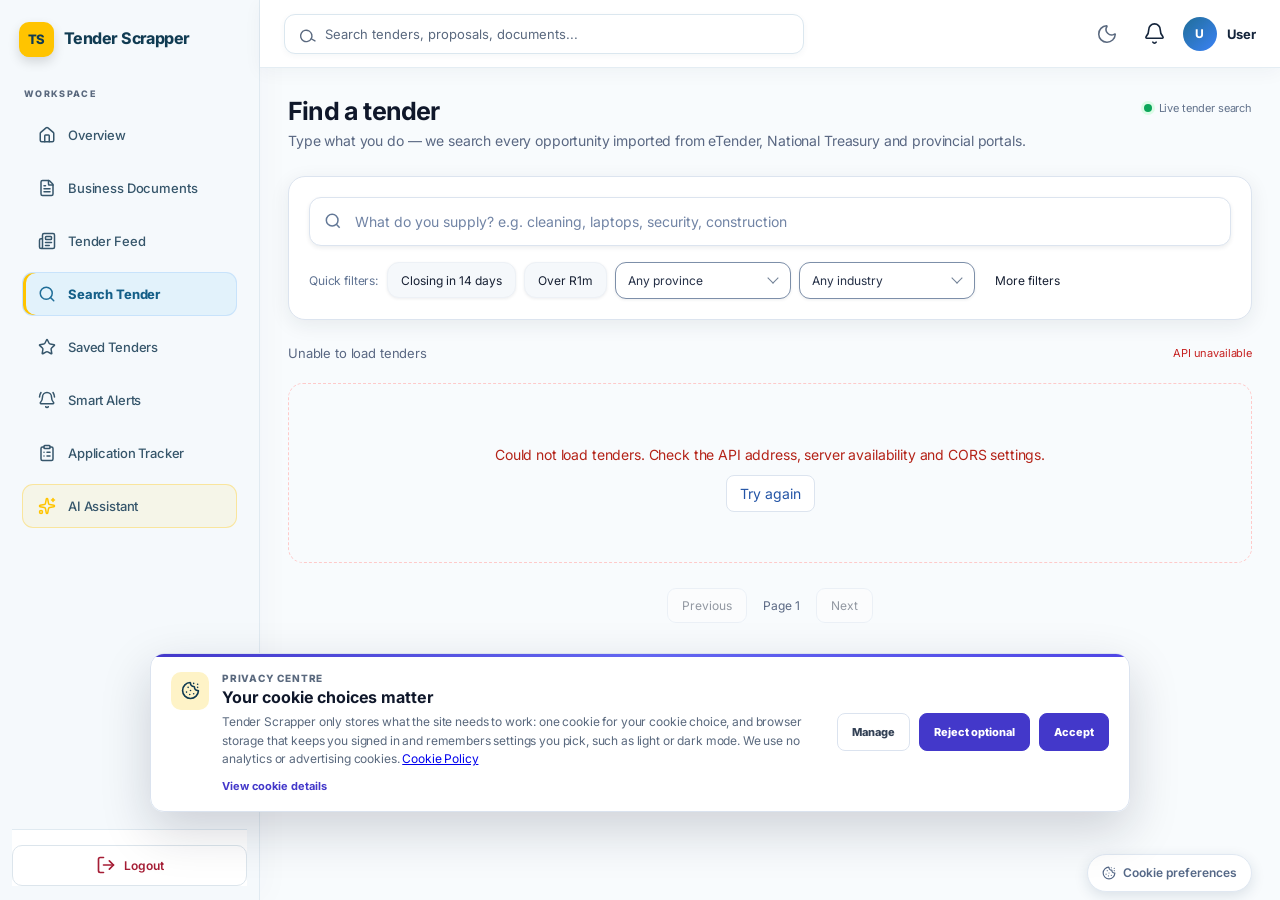
<file: frontend/tender-search.html>
<!DOCTYPE html>
<html lang="en">
<head>
    <!-- One light/dark mode for the whole app; runs before the styles to avoid a flash. -->
    <script src="scripts/runtime-config.js"></script>
    <script src="scripts/theme.js"></script>
<meta charset="UTF-8">
    <meta name="viewport" content="width=device-width, initial-scale=1.0">
    <meta name="theme-color" content="#ffffff">
    <title>Find a Tender | Tender Scrapper</title>

    <link rel="stylesheet" href="./css/styles.css">
    <link rel="stylesheet" href="./css/tender-search.css">

    <link rel="stylesheet" href="./css/fonts.css">

    <link rel="stylesheet" href="./css/app-theme.css">
    <link rel="stylesheet" href="./css/responsive-fix.css">
</head>
<body>
<header class="app-topbar" id="appTopbar">
    <form class="topbar-search" id="globalTenderSearch" role="search">
        <label class="topbar-search-icon" for="globalSearchInput" aria-hidden="true"><svg class="lucide lucide-search" width="1em" height="1em" viewBox="0 0 24 24" fill="none" stroke="currentColor" stroke-width="2" stroke-linecap="round" stroke-linejoin="round" aria-hidden="true" focusable="false"><path d="m21 21-4.34-4.34"/><circle cx="11" cy="11" r="8"/></svg></label>
        <input id="globalSearchInput" name="q" type="search" placeholder="Search tenders, proposals, documents..." autocomplete="off" aria-label="Search tenders, proposals, and documents">
    </form>
    <div class="topbar-actions">
        <a class="topbar-icon-link" href="./alerts.html" aria-label="Open Smart Alerts" title="Smart Alerts">
            <svg class="lucide lucide-bell topbar-bell-icon" width="1em" height="1em" viewBox="0 0 24 24" fill="none" stroke="currentColor" stroke-width="2" stroke-linecap="round" stroke-linejoin="round" aria-hidden="true" focusable="false"><path d="M10.268 21a2 2 0 0 0 3.464 0"/><path d="M3.262 15.326A1 1 0 0 0 4 17h16a1 1 0 0 0 .74-1.673C19.41 13.956 18 12.499 18 8A6 6 0 0 0 6 8c0 4.499-1.411 5.956-2.738 7.326"/></svg>
            <span class="topbar-notification-dot" aria-hidden="true" hidden></span>
        </a>
        <a class="topbar-user" href="./profile.html">
            <span class="topbar-avatar" id="topbarAvatar" aria-hidden="true">U</span>
            <span class="topbar-username" id="topbarUsername">User</span>
        </a>
    </div>
</header>

    <aside class="sidebar">
        <div class="logo-area">
            <div class="logo-icon">TS</div>
            <span>Tender Scrapper</span>
        </div>

        <button class="mobile-sidebar-close" id="mobileSidebarClose" type="button" aria-label="Close navigation"><svg class="lucide lucide-x" width="1em" height="1em" viewBox="0 0 24 24" fill="none" stroke="currentColor" stroke-width="2" stroke-linecap="round" stroke-linejoin="round" aria-hidden="true" focusable="false"><path d="M18 6 6 18"/><path d="m6 6 12 12"/></svg></button>

        <nav class="sidebar-nav" id="sidebarNavigation">
            <a href="./dashboard.html" class="nav-item" data-page="overview">
                <span class="nav-icon" aria-hidden="true"><svg class="lucide lucide-house" width="1em" height="1em" viewBox="0 0 24 24" fill="none" stroke="currentColor" stroke-width="2" stroke-linecap="round" stroke-linejoin="round" aria-hidden="true" focusable="false"><path d="M15 21v-8a1 1 0 0 0-1-1h-4a1 1 0 0 0-1 1v8"/><path d="M3 10a2 2 0 0 1 .709-1.528l7-6a2 2 0 0 1 2.582 0l7 6A2 2 0 0 1 21 10v9a2 2 0 0 1-2 2H5a2 2 0 0 1-2-2z"/></svg></span>
                <span>Overview</span>
            </a>

            <a href="./feed.html" class="nav-item" data-page="feed">
                <span class="nav-icon" aria-hidden="true"><svg class="lucide lucide-newspaper" width="1em" height="1em" viewBox="0 0 24 24" fill="none" stroke="currentColor" stroke-width="2" stroke-linecap="round" stroke-linejoin="round" aria-hidden="true" focusable="false"><path d="M15 18h-5"/><path d="M18 14h-8"/><path d="M4 22h16a2 2 0 0 0 2-2V4a2 2 0 0 0-2-2H8a2 2 0 0 0-2 2v16a2 2 0 0 1-4 0v-9a2 2 0 0 1 2-2h2"/><rect width="8" height="4" x="10" y="6" rx="1"/></svg></span>
                <span>Tender Feed</span>
            </a>

            <a href="./tender-search.html" class="nav-item active" data-page="tender-search" aria-current="page">
                <span class="nav-icon" aria-hidden="true"><svg class="lucide lucide-search" width="1em" height="1em" viewBox="0 0 24 24" fill="none" stroke="currentColor" stroke-width="2" stroke-linecap="round" stroke-linejoin="round" aria-hidden="true" focusable="false"><path d="m21 21-4.34-4.34"/><circle cx="11" cy="11" r="8"/></svg></span>
                <span>Search Tender</span>
            </a>

            <a href="./saved-tenders.html" class="nav-item" data-page="saved-tenders"><span class="nav-icon" aria-hidden="true"><svg class="lucide lucide-star" width="1em" height="1em" viewBox="0 0 24 24" fill="none" stroke="currentColor" stroke-width="2" stroke-linecap="round" stroke-linejoin="round" aria-hidden="true" focusable="false"><path d="M11.525 2.295a.53.53 0 0 1 .95 0l2.31 4.679a2.123 2.123 0 0 0 1.595 1.16l5.166.756a.53.53 0 0 1 .294.904l-3.736 3.638a2.123 2.123 0 0 0-.611 1.878l.882 5.14a.53.53 0 0 1-.771.56l-4.618-2.428a2.122 2.122 0 0 0-1.973 0L6.396 21.01a.53.53 0 0 1-.77-.56l.881-5.139a2.122 2.122 0 0 0-.611-1.879L2.16 9.795a.53.53 0 0 1 .294-.906l5.165-.755a2.122 2.122 0 0 0 1.597-1.16z"/></svg></span><span>Saved Tenders</span></a>
            
        </nav>

        <div class="sidebar-user">
            

            <button id="logoutButton" class="logout-button" type="button">
                <span><svg class="lucide lucide-log-out" width="1em" height="1em" viewBox="0 0 24 24" fill="none" stroke="currentColor" stroke-width="2" stroke-linecap="round" stroke-linejoin="round" aria-hidden="true" focusable="false"><path d="m16 17 5-5-5-5"/><path d="M21 12H9"/><path d="M9 21H5a2 2 0 0 1-2-2V5a2 2 0 0 1 2-2h4"/></svg></span>
                <span>Logout</span>
            </button>
        </div>
    </aside>

    <div class="sidebar-backdrop" id="sidebarBackdrop"></div>

    <button class="mobile-menu-button" id="mobileSidebarToggle" type="button" aria-label="Open navigation"><svg class="lucide lucide-menu" width="1em" height="1em" viewBox="0 0 24 24" fill="none" stroke="currentColor" stroke-width="2" stroke-linecap="round" stroke-linejoin="round" aria-hidden="true" focusable="false"><path d="M4 5h16"/><path d="M4 12h16"/><path d="M4 19h16"/></svg></button>

    <main class="main-content tender-search-main">
        <header class="page-header tender-search-header">
            <div>
                <h1 class="page-title">Find a tender</h1>
                <p class="page-subtitle">
                    Type what you do — we search every opportunity imported from eTender, National Treasury and provincial portals.
                </p>
            </div>

            <span class="ts-live-indicator">
                <span></span>
                Live tender search
            </span>
        </header>

        <section class="ts-search-panel" aria-label="Search and filter tenders">
            <form id="tenderSearchForm">
                <div class="ts-search-input-wrap">
                    <svg viewBox="0 0 24 24" aria-hidden="true">
                        <circle cx="11" cy="11" r="7"></circle>
                        <path d="m16 16 4 4"></path>
                    </svg>

                    <input
                        id="tenderSearchInput"
                        type="search"
                        placeholder="What do you supply? e.g. cleaning, laptops, security, construction"
                        autocomplete="off"
                        aria-label="Search tender opportunities">

                    <button type="submit" class="ts-search-submit">Search</button>
                </div>

                <div class="ts-filter-row">
                    <span class="ts-filter-caption">Quick filters:</span>

                    <button type="button" id="closingSoonFilter" class="ts-quick-filter" aria-pressed="false">
                        Closing in 14 days
                    </button>

                    <button type="button" id="overBudgetFilter" class="ts-quick-filter" aria-pressed="false">
                        Over R1m
                    </button>

                    <label class="ts-select-wrap">
                        <span class="ts-visually-hidden">Province</span>
                        <select id="tenderProvinceFilter">
                            <option value="">Any province</option>
                            <option value="Eastern Cape">Eastern Cape</option>
                            <option value="Free State">Free State</option>
                            <option value="Gauteng">Gauteng</option>
                            <option value="KwaZulu-Natal">KwaZulu-Natal</option>
                            <option value="Limpopo">Limpopo</option>
                            <option value="Mpumalanga">Mpumalanga</option>
                            <option value="Northern Cape">Northern Cape</option>
                            <option value="North West">North West</option>
                            <option value="Western Cape">Western Cape</option>
                        </select>
                    </label>

                    <label class="ts-select-wrap">
                        <span class="ts-visually-hidden">Industry</span>
                        <select id="tenderCategoryFilter">
                            <option value="">Any industry</option>
                        </select>
                    </label>

                    <button type="button" id="toggleAdvancedFilters" class="ts-more-filters" aria-expanded="false">
                        More filters
                    </button>
                </div>

                <div id="advancedTenderFilters" class="ts-advanced-filters" hidden>
                    <label class="ts-advanced-field">
                        <span>Organisation</span>
                        <input id="tenderOrganisationFilter" type="text" placeholder="Search organisation">
                    </label>

                    <label class="ts-advanced-field">
                        <span>Status</span>
                        <select id="tenderStatusFilter">
                            <option value="">Any status</option>
                            <option value="open">Open</option>
                            <option value="closed">Closed</option>
                            <option value="awarded">Awarded</option>
                        </select>
                    </label>

                    <button type="button" id="clearTenderFilters" class="ts-clear-filters">
                        Clear filters
                    </button>
                </div>
            </form>
        </section>

        <section class="ts-results-section" aria-label="Tender search results">
            <div class="ts-results-toolbar">
                <p id="tenderResultsCount" aria-live="polite">Loading tenders...</p>
                <span id="tenderApiStatus" class="ts-api-status">Connecting to API</span>
            </div>

            <div id="tenderResultsGrid" class="ts-results-grid" aria-live="polite">
                <div class="ts-state-card">
                    <span class="ts-loader"></span>
                    <p>Loading tender opportunities...</p>
                </div>
            </div>

            <nav class="ts-pagination" aria-label="Tender results pages">
                <button id="tenderPreviousPage" type="button" disabled>Previous</button>
                <span id="tenderPageInformation">Page 1</span>
                <button id="tenderNextPage" type="button" disabled>Next</button>
            </nav>
        </section>

        <a class="floating-ai-assistant" href="#" data-server-port="9001" data-server-path="/index.html" aria-label="Open AI Assistant">
            <span class="floating-ai-icon" aria-hidden="true">
                <svg viewBox="0 0 24 24" focusable="false">
                    <path d="M12 3.5a2 2 0 0 1 2 2v.5h.5a2 2 0 1 1 0 4H14v1.5h1a2 2 0 1 1 0 4h-1V17a2 2 0 1 1-4 0v-.5H9a2 2 0 1 1 0-4h1v-1.5H8.5a2 2 0 1 1 0-4H10v-.5a2 2 0 0 1 2-2Z" fill="none" stroke="currentColor" stroke-width="1.8" stroke-linecap="round" stroke-linejoin="round"></path>
                    <path d="M18.5 3.5v3m-1.5-1.5h3M5.5 16.5v3M4 18h3" fill="none" stroke="currentColor" stroke-width="1.7" stroke-linecap="round"></path>
                </svg>
            </span>
            <span class="floating-ai-label">AI Assistant</span>
        </a>
    </main>

    <script type="module" src="./scripts/cookies.js"></script>
    <script type="module" src="./scripts/navigation.js"></script>
    <script type="module" src="./scripts/tender-search.js"></script>
</body>
</html>
</file>
<file: frontend/css/landing.css>
/* Public landing page (index.html). Standalone: it does not load the app's
   stylesheets, so nothing here can change the logged-in pages. */

:root {
    --lp-ink: #13243b;
    --lp-muted: #52627a;
    --lp-paper: #f4f7fb;
    --lp-surface: #ffffff;
    --lp-line: #d8e2ee;
    --lp-accent: #206e98;
    /* Province tiles go no darker than this share of the accent, so their dark text keeps 4.5:1. */
    --lp-tile-depth: .74;
    --lp-accent-strong: #1b6690;
    --lp-accent-soft: #e4f1f8;
    --lp-signal: #f2b705;
    --lp-signal-hover: #ffcb2e;
    --lp-signal-ink: #6b4f00;
    --lp-signal-soft: #fff4cc;
    --lp-good: #15803d;
    --lp-good-soft: #dcfce7;
    /* The hero and closing band stay navy in both themes. */
    --lp-navy: #0f2340;
    --lp-navy-2: #16345c;
    --lp-on-navy: #ffffff;
    --lp-on-navy-muted: #b9c8dc;
    --lp-radius: 16px;
    --lp-wrap: 1180px;
    color-scheme: light;
}

html[data-theme="dark"] {
    --lp-ink: #e5eaf2;
    --lp-muted: #a4afc0;
    --lp-paper: #0f1724;
    --lp-surface: #172233;
    --lp-line: #2b3a50;
    --lp-accent: #5fb3e0;
    --lp-tile-depth: .5;
    --lp-on-accent: #0a2636;
    --lp-accent-strong: #8ccbec;
    --lp-accent-soft: #17344a;
    --lp-signal-ink: #ffe08a;
    --lp-signal-soft: #3a2f0c;
    --lp-good: #4ade80;
    --lp-good-soft: #143322;
    --lp-navy: #0b1a2f;
    --lp-navy-2: #12294a;
    color-scheme: dark;
}

*,
*::before,
*::after {
    box-sizing: border-box;
}

html {
    scroll-behavior: smooth;
    scroll-padding-top: 80px;
}

body {
    overflow-x: hidden;
    margin: 0;
    background: var(--lp-paper);
    color: var(--lp-ink);
    font-family: Inter, ui-sans-serif, -apple-system, BlinkMacSystemFont, "Segoe UI", sans-serif;
    font-size: 17px;
    line-height: 1.6;
    letter-spacing: -.005em;
    -webkit-font-smoothing: antialiased;
}

a {
    color: inherit;
}

:focus-visible {
    outline: 3px solid var(--lp-signal);
    outline-offset: 3px;
    border-radius: 6px;
}

.lp-wrap {
    width: min(100% - 40px, var(--lp-wrap));
    margin-inline: auto;
}

.lp-skip {
    position: absolute;
    left: 16px;
    top: -60px;
    z-index: 20;
    padding: 10px 14px;
    border-radius: 8px;
    background: var(--lp-surface);
    color: var(--lp-ink);
}

.lp-skip:focus {
    top: 12px;
}

/* ---------- Header (sits on the navy hero) ---------- */

.lp-header {
    position: sticky;
    top: 0;
    z-index: 10;
    border-bottom: 1px solid rgba(255, 255, 255, .08);
    background: color-mix(in srgb, var(--lp-navy) 92%, transparent);
    color: var(--lp-on-navy);
    backdrop-filter: blur(12px);
}

.lp-header-inner {
    display: flex;
    align-items: center;
    gap: 30px;
    min-height: 70px;
}

.lp-brand {
    display: inline-flex;
    align-items: center;
    gap: 10px;
    font-size: 17px;
    font-weight: 750;
    letter-spacing: -.02em;
    text-decoration: none;
}

.lp-logo {
    display: inline-grid;
    place-items: center;
    width: 34px;
    height: 34px;
    border-radius: 9px;
    background: var(--lp-signal);
    color: #13243b;
    font-size: 13px;
    font-weight: 850;
    letter-spacing: 0;
}

.lp-nav {
    display: flex;
    gap: 24px;
    font-size: 15px;
}

.lp-nav a {
    color: var(--lp-on-navy-muted);
    font-weight: 600;
    text-decoration: none;
}

.lp-nav a:hover {
    color: var(--lp-on-navy);
}

.lp-header-actions {
    display: flex;
    align-items: center;
    gap: 18px;
    margin-left: auto;
    font-size: 15px;
}

.lp-header .lp-link {
    color: var(--lp-on-navy-muted);
    font-weight: 600;
    text-decoration: none;
}

.lp-header .lp-link:hover {
    color: var(--lp-on-navy);
}

.lp-theme {
    display: inline-grid;
    place-items: center;
    width: 36px;
    height: 36px;
    border: 1px solid rgba(255, 255, 255, .16);
    border-radius: 10px;
    background: rgba(255, 255, 255, .06);
    color: var(--lp-on-navy-muted);
    font-size: 17px;
    cursor: pointer;
}

.lp-theme:hover {
    color: var(--lp-on-navy);
    background: rgba(255, 255, 255, .12);
}

/* ---------- Buttons ---------- */

.lp-button {
    display: inline-flex;
    align-items: center;
    justify-content: center;
    min-height: 50px;
    padding: 0 24px;
    border: 1px solid var(--lp-accent);
    border-radius: 11px;
    background: var(--lp-accent);
    color: var(--lp-on-accent, #ffffff);
    font-weight: 750;
    text-decoration: none;
    transition: background-color .15s ease, border-color .15s ease, transform .15s ease;
}

.lp-button:hover {
    border-color: var(--lp-accent-strong);
    background: var(--lp-accent-strong);
}

.lp-button:active {
    transform: translateY(1px);
}

.lp-button-small {
    min-height: 38px;
    padding: 0 16px;
    font-size: 15px;
}

.lp-header .lp-button-small {
    border-color: var(--lp-signal);
    background: var(--lp-signal);
    color: #13243b;
}

.lp-header .lp-button-small:hover {
    border-color: var(--lp-signal-hover);
    background: var(--lp-signal-hover);
}

.lp-button-signal {
    border-color: var(--lp-signal);
    background: var(--lp-signal);
    color: #13243b;
    box-shadow: 0 10px 30px -12px rgba(242, 183, 5, .7);
}

.lp-button-signal:hover {
    border-color: var(--lp-signal-hover);
    background: var(--lp-signal-hover);
}

.lp-button-ghost {
    border-color: rgba(255, 255, 255, .28);
    background: transparent;
    color: var(--lp-on-navy);
}

.lp-button-ghost:hover {
    border-color: rgba(255, 255, 255, .6);
    background: rgba(255, 255, 255, .06);
}

.lp-actions {
    display: flex;
    flex-wrap: wrap;
    align-items: center;
    gap: 12px;
}

/* ---------- Hero ---------- */

.lp-hero {
    position: relative;
    overflow: hidden;
    padding: 80px 0 110px;
    background:
        radial-gradient(900px 500px at 85% 15%, rgba(36, 126, 174, .45), transparent 60%),
        linear-gradient(180deg, var(--lp-navy) 0%, var(--lp-navy-2) 100%);
    color: var(--lp-on-navy);
}

/* A faint grid, like a tender register, behind the hero. */
.lp-hero::before {
    content: "";
    position: absolute;
    inset: 0;
    background-image:
        linear-gradient(rgba(255, 255, 255, .045) 1px, transparent 1px),
        linear-gradient(90deg, rgba(255, 255, 255, .045) 1px, transparent 1px);
    background-size: 44px 44px;
    mask-image: linear-gradient(180deg, #000 30%, transparent 95%);
    pointer-events: none;
}

.lp-hero-grid {
    position: relative;
    display: grid;
    grid-template-columns: minmax(0, 1fr) minmax(0, 1fr);
    gap: 64px;
    align-items: center;
}

.lp-pulse {
    display: inline-flex;
    align-items: center;
    gap: 10px;
    margin: 0 0 22px;
    padding: 6px 14px 6px 10px;
    border: 1px solid rgba(255, 255, 255, .16);
    border-radius: 999px;
    background: rgba(255, 255, 255, .06);
    color: var(--lp-on-navy);
    font-size: 14px;
    font-weight: 600;
}

.lp-pulse[hidden] {
    display: none;
}

.lp-pulse-dot {
    position: relative;
    width: 9px;
    height: 9px;
    border-radius: 50%;
    background: #4ade80;
}

.lp-pulse-dot::after {
    content: "";
    position: absolute;
    inset: -5px;
    border-radius: 50%;
    border: 2px solid #4ade80;
    opacity: 0;
    animation: lp-ping 2.4s ease-out infinite;
}

@keyframes lp-ping {
    0% { transform: scale(.5); opacity: .8; }
    80%, 100% { transform: scale(1.5); opacity: 0; }
}

.lp-hero h1 {
    max-width: 15ch;
    margin: 0 0 24px;
    font-size: clamp(40px, 5.4vw, 66px);
    font-weight: 800;
    line-height: 1.03;
    letter-spacing: -.045em;
}

.lp-lead {
    max-width: 50ch;
    margin: 0 0 32px;
    color: var(--lp-on-navy-muted);
    font-size: 19px;
}

.lp-assurances {
    display: grid;
    gap: 8px;
    margin: 30px 0 0;
    padding: 0;
    list-style: none;
    color: var(--lp-on-navy-muted);
    font-size: 15px;
}

.lp-assurances li {
    display: flex;
    gap: 10px;
    align-items: baseline;
}

.lp-assurances li::before {
    content: "";
    flex: 0 0 auto;
    width: 14px;
    height: 8px;
    border-left: 2.5px solid var(--lp-signal);
    border-bottom: 2.5px solid var(--lp-signal);
    transform: rotate(-45deg) translateY(-2px);
}

/* The product window with the live board and two floating example cards */

.lp-showcase {
    position: relative;
    padding: 34px 26px 72px 34px;
}

.lp-window {
    position: relative;
    z-index: 1;
    overflow: hidden;
    border: 1px solid rgba(255, 255, 255, .14);
    border-radius: var(--lp-radius);
    background: var(--lp-surface);
    box-shadow: 0 40px 80px -30px rgba(0, 0, 0, .6);
    color: var(--lp-ink);
}

.lp-window-bar {
    display: flex;
    align-items: center;
    gap: 7px;
    padding: 11px 16px;
    border-bottom: 1px solid var(--lp-line);
    background: var(--lp-paper);
}

.lp-window-bar span:not(.lp-window-title) {
    width: 10px;
    height: 10px;
    border-radius: 50%;
    background: var(--lp-line);
}

.lp-window-title {
    margin-left: 10px;
    color: var(--lp-muted);
    font-size: 12px;
    font-weight: 600;
}

.lp-board-head {
    display: flex;
    flex-wrap: wrap;
    align-items: baseline;
    justify-content: space-between;
    gap: 6px 12px;
    padding: 16px 22px 12px;
}

.lp-board-head h2 {
    margin: 0;
    font-size: 17px;
    letter-spacing: -.02em;
}

.lp-board-note {
    color: var(--lp-muted);
    font-size: 13px;
}

.lp-board-note::before {
    content: "";
    display: inline-block;
    width: 7px;
    height: 7px;
    margin-right: 7px;
    border-radius: 50%;
    background: #22a06b;
    vertical-align: 1px;
}

.lp-board.is-offline .lp-board-note::before {
    background: var(--lp-muted);
}

.lp-board-list {
    margin: 0;
    padding: 0;
    list-style: none;
}

.lp-board-item {
    display: grid;
    gap: 3px;
    padding: 13px 22px;
    border-top: 1px solid var(--lp-line);
    animation: lp-row-in .5s ease both;
    animation-delay: calc(var(--i, 0) * 90ms + 150ms);
}

/* Entrances only move content; it is never invisible, even if animation stalls. */
@keyframes lp-row-in {
    from { transform: translateY(8px); }
    to { transform: none; }
}

.lp-board-when {
    justify-self: start;
    color: var(--lp-accent);
    font-size: 13px;
    font-weight: 700;
}

.lp-board-when.is-urgent {
    padding: 1px 8px;
    border-radius: 6px;
    background: var(--lp-signal-soft);
    color: var(--lp-signal-ink);
}

.lp-board-title {
    display: -webkit-box;
    overflow: hidden;
    font-size: 15px;
    font-weight: 650;
    line-height: 1.4;
    -webkit-box-orient: vertical;
    -webkit-line-clamp: 2;
}

.lp-board-meta {
    display: flex;
    flex-wrap: wrap;
    gap: 4px 14px;
    overflow-wrap: anywhere;
    color: var(--lp-muted);
    font-size: 13px;
}

.lp-board-number {
    font-variant-numeric: tabular-nums;
}

.lp-board-empty {
    padding: 26px 22px;
    border-top: 1px solid var(--lp-line);
    color: var(--lp-muted);
    font-size: 15px;
    list-style: none;
}

.lp-board-more {
    display: block;
    padding: 14px 22px;
    border-top: 1px solid var(--lp-line);
    color: var(--lp-accent);
    font-size: 15px;
    font-weight: 700;
    text-decoration: none;
}

.lp-board-more:hover {
    text-decoration: underline;
}

.lp-float {
    position: absolute;
    z-index: 2;
    display: flex;
    align-items: center;
    gap: 12px;
    max-width: 290px;
    padding: 12px 16px 12px 12px;
    border: 1px solid var(--lp-line);
    border-radius: 14px;
    background: var(--lp-surface);
    box-shadow: 0 20px 44px -18px rgba(0, 0, 0, .5);
    color: var(--lp-ink);
    animation: lp-float-in .7s ease both .6s;
}

.lp-float[hidden] {
    display: none;
}

@keyframes lp-float-in {
    from { transform: translateY(12px) scale(.97); }
    to { transform: none; }
}

.lp-float strong {
    display: block;
    font-size: 14px;
    line-height: 1.3;
}

.lp-float small {
    display: -webkit-box;
    overflow: hidden;
    color: var(--lp-muted);
    font-size: 12.5px;
    line-height: 1.35;
    -webkit-box-orient: vertical;
    -webkit-line-clamp: 2;
}

.lp-float-match {
    top: 0;
    left: -14px;
}

.lp-float-reminder {
    right: -8px;
    bottom: 12px;
    animation-delay: .9s;
}

.lp-float-icon {
    display: inline-grid;
    flex: 0 0 auto;
    place-items: center;
    width: 40px;
    height: 40px;
    border-radius: 11px;
    background: var(--lp-signal-soft);
    color: var(--lp-signal-ink);
    font-size: 19px;
}

/* Match score ring */

.lp-ring {
    --size: 46px;
    display: inline-grid;
    flex: 0 0 auto;
    place-items: center;
    width: var(--size);
    height: var(--size);
    border-radius: 50%;
    background:
        radial-gradient(closest-side, var(--lp-surface) 76%, transparent 78% 100%),
        conic-gradient(var(--lp-good) calc(var(--score) * 1%), var(--lp-line) 0);
    color: var(--lp-good);
    font-size: 12.5px;
    font-weight: 800;
}

.lp-ring-small {
    --size: 42px;
    font-size: 12px;
}

/* ---------- Sections ---------- */

.lp-section {
    padding: 96px 0;
}

.lp-section-alt {
    background: var(--lp-surface);
}

.lp-section-title {
    max-width: 22ch;
    margin: 0 0 40px;
    font-size: clamp(30px, 3.4vw, 42px);
    font-weight: 800;
    line-height: 1.1;
    letter-spacing: -.035em;
}

/* Problem */

.lp-problem {
    border-bottom: 1px solid var(--lp-line);
}

.lp-problem-grid {
    display: grid;
    grid-template-columns: minmax(0, .9fr) minmax(0, 1.1fr);
    gap: 60px;
    align-items: start;
}

.lp-problem .lp-section-title {
    margin: 0;
}

.lp-problem-list {
    display: grid;
    gap: 22px;
}

.lp-problem-list p {
    margin: 0;
    padding-left: 20px;
    border-left: 3px solid var(--lp-signal);
    color: var(--lp-muted);
    font-size: 18px;
}

.lp-problem-list strong {
    color: var(--lp-ink);
}

/* How it works: a real sequence, so the steps are numbered */

.lp-steps {
    position: relative;
    display: grid;
    grid-template-columns: repeat(3, minmax(0, 1fr));
    gap: 40px;
    margin: 0;
    padding: 0;
    list-style: none;
    counter-reset: step;
}

/* The line that joins the three steps */
.lp-steps::before {
    content: "";
    position: absolute;
    top: 23px;
    left: 24px;
    right: 24px;
    height: 2px;
    background: linear-gradient(90deg, var(--lp-accent), var(--lp-signal));
    opacity: .5;
}

.lp-steps li {
    position: relative;
    counter-increment: step;
}

.lp-steps li::before {
    content: counter(step);
    position: relative;
    display: inline-grid;
    place-items: center;
    width: 48px;
    height: 48px;
    margin-bottom: 20px;
    border: 2px solid var(--lp-accent);
    border-radius: 50%;
    background: var(--lp-paper);
    color: var(--lp-accent);
    font-size: 18px;
    font-weight: 800;
}

.lp-steps h3 {
    margin: 0 0 8px;
    font-size: 20px;
    letter-spacing: -.02em;
}

.lp-steps p {
    max-width: 36ch;
    margin: 0;
    color: var(--lp-muted);
}

/* Features: copy beside a small product preview, alternating sides */

.lp-feature {
    display: grid;
    grid-template-columns: minmax(0, 1fr) minmax(0, 1fr);
    gap: 64px;
    align-items: center;
    padding: 36px 0;
}

.lp-feature + .lp-feature {
    border-top: 1px solid var(--lp-line);
}

.lp-feature-flip .lp-feature-copy {
    order: 2;
}

.lp-feature-copy h3 {
    max-width: 22ch;
    margin: 0 0 12px;
    font-size: clamp(22px, 2.2vw, 28px);
    line-height: 1.2;
    letter-spacing: -.025em;
}

.lp-feature-copy p {
    max-width: 46ch;
    margin: 0;
    color: var(--lp-muted);
    font-size: 18px;
}

.lp-mock {
    display: grid;
    gap: 10px;
    padding: 20px;
    border: 1px solid var(--lp-line);
    border-radius: var(--lp-radius);
    background: var(--lp-paper);
}

.lp-mock-match {
    display: flex;
    align-items: center;
    gap: 14px;
    padding: 12px 14px;
    border: 1px solid var(--lp-line);
    border-radius: 12px;
    background: var(--lp-surface);
}

.lp-mock-match strong,
.lp-mock-note strong {
    display: block;
    font-size: 15px;
    line-height: 1.35;
}

.lp-mock-match small,
.lp-mock-note small {
    color: var(--lp-muted);
    font-size: 13px;
}

.lp-mock-board {
    grid-template-columns: repeat(3, minmax(0, 1fr));
    gap: 12px;
}

.lp-mock-board div {
    display: grid;
    align-content: start;
    gap: 8px;
}

.lp-stage {
    justify-self: start;
    padding: 3px 10px;
    border-radius: 999px;
    background: var(--lp-accent-soft);
    color: var(--lp-accent);
    font-size: 12.5px;
    font-weight: 750;
}

.lp-stage-done {
    background: var(--lp-good-soft);
    color: var(--lp-good);
}

.lp-mock-board i {
    padding: 10px 12px;
    border: 1px solid var(--lp-line);
    border-radius: 10px;
    background: var(--lp-surface);
    font-size: 13.5px;
    font-style: normal;
    font-weight: 600;
    line-height: 1.35;
}

.lp-mock-note {
    padding: 12px 14px 12px 16px;
    border: 1px solid var(--lp-line);
    border-left: 4px solid var(--lp-accent);
    border-radius: 10px;
    background: var(--lp-surface);
}

.lp-mock-note-urgent {
    border-left-color: var(--lp-signal);
}

.lp-mock-doc {
    display: flex;
    align-items: center;
    justify-content: space-between;
    gap: 12px;
    padding: 12px 14px;
    border: 1px solid var(--lp-line);
    border-radius: 10px;
    background: var(--lp-surface);
    font-size: 15px;
    font-weight: 600;
}

.lp-mock-doc em {
    flex: 0 0 auto;
    padding: 2px 10px;
    border-radius: 999px;
    font-size: 12.5px;
    font-style: normal;
    font-weight: 750;
}

.lp-mock-doc .ok {
    background: var(--lp-good-soft);
    color: var(--lp-good);
}

.lp-mock-doc .warn {
    background: var(--lp-signal-soft);
    color: var(--lp-signal-ink);
}

.lp-features-more {
    display: grid;
    grid-template-columns: repeat(3, minmax(0, 1fr));
    gap: 32px;
    margin: 36px 0 0;
    padding-top: 36px;
    border-top: 1px solid var(--lp-line);
}

.lp-features-more dt {
    margin-bottom: 6px;
    font-weight: 750;
}

.lp-features-more dd {
    margin: 0;
    color: var(--lp-muted);
    font-size: 16px;
}

/* Live numbers and provinces */

.lp-data-grid {
    display: grid;
    grid-template-columns: minmax(0, .9fr) minmax(0, 1.1fr);
    gap: 64px;
    align-items: center;
}

.lp-data-lead {
    max-width: 42ch;
    margin: -20px 0 32px;
    color: var(--lp-muted);
}

.lp-figures {
    display: grid;
    gap: 18px;
    margin: 0;
}

.lp-figures[hidden] {
    display: none;
}

.lp-figures div {
    display: flex;
    align-items: baseline;
    gap: 14px;
}

.lp-figures dd {
    order: -1;
    min-width: 3.5ch;
    margin: 0;
    color: var(--lp-accent);
    font-size: 34px;
    font-weight: 800;
    letter-spacing: -.03em;
    font-variant-numeric: tabular-nums;
}

.lp-figures dt {
    color: var(--lp-muted);
    font-size: 16px;
}

.lp-provinces {
    display: grid;
    gap: 14px;
    margin: 0;
    padding: 28px;
    border: 1px solid var(--lp-line);
    border-radius: var(--lp-radius);
    background: var(--lp-surface);
    list-style: none;
}

.lp-provinces li {
    display: grid;
    grid-template-columns: 9.5em minmax(0, 1fr) 4em;
    align-items: center;
    gap: 14px;
    font-size: 15px;
}

.lp-provinces .lp-board-empty {
    display: block;
    padding: 0;
    border: 0;
}

.lp-province-name {
    font-weight: 600;
}

.lp-province-bar {
    height: 10px;
    overflow: hidden;
    border-radius: 999px;
    background: var(--lp-accent-soft);
}

.lp-province-bar span {
    display: block;
    height: 100%;
    border-radius: inherit;
    background: linear-gradient(90deg, var(--lp-accent), #3aa0d4);
}

.lp-province-count {
    color: var(--lp-muted);
    text-align: right;
    font-variant-numeric: tabular-nums;
}

/* Questions */

.lp-faq-grid {
    display: grid;
    grid-template-columns: minmax(0, .6fr) minmax(0, 1.4fr);
    gap: 60px;
}

.lp-faq details {
    border-bottom: 1px solid var(--lp-line);
}

.lp-faq summary {
    display: flex;
    align-items: center;
    justify-content: space-between;
    gap: 16px;
    padding: 20px 0;
    font-size: 18px;
    font-weight: 700;
    cursor: pointer;
    list-style: none;
}

.lp-faq summary::-webkit-details-marker {
    display: none;
}

.lp-faq summary::after {
    content: "+";
    flex: 0 0 auto;
    display: inline-grid;
    place-items: center;
    width: 30px;
    height: 30px;
    border-radius: 50%;
    background: var(--lp-accent-soft);
    color: var(--lp-accent);
    font-size: 20px;
    font-weight: 600;
    line-height: 1;
}

.lp-faq details[open] summary::after {
    content: "\2212";
}

.lp-faq details p {
    max-width: 62ch;
    margin: -6px 0 22px;
    color: var(--lp-muted);
}

/* Closing call to action */

.lp-cta {
    position: relative;
    overflow: hidden;
    padding: 88px 0;
    background:
        radial-gradient(700px 400px at 90% 100%, rgba(242, 183, 5, .18), transparent 60%),
        linear-gradient(180deg, var(--lp-navy) 0%, var(--lp-navy-2) 100%);
    color: var(--lp-on-navy);
}

.lp-cta-inner {
    display: flex;
    flex-wrap: wrap;
    align-items: center;
    justify-content: space-between;
    gap: 32px;
}

.lp-cta h2 {
    max-width: 20ch;
    margin: 0 0 12px;
    font-size: clamp(30px, 3.4vw, 44px);
    font-weight: 800;
    line-height: 1.08;
    letter-spacing: -.035em;
}

.lp-cta p {
    max-width: 50ch;
    margin: 0;
    color: var(--lp-on-navy-muted);
}

.lp-link-light {
    color: var(--lp-on-navy-muted);
    font-weight: 600;
    text-decoration: none;
}

.lp-link-light:hover {
    color: var(--lp-on-navy);
}

/* Footer */

.lp-footer {
    padding: 30px 0;
    border-top: 1px solid var(--lp-line);
    color: var(--lp-muted);
    font-size: 14px;
}

.lp-footer-inner {
    display: flex;
    flex-wrap: wrap;
    align-items: center;
    gap: 16px 28px;
}

.lp-brand-small {
    color: var(--lp-ink);
    font-size: 15px;
}

.lp-brand-small .lp-logo {
    width: 28px;
    height: 28px;
    font-size: 11px;
}

.lp-footer nav {
    display: flex;
    flex-wrap: wrap;
    gap: 20px;
}

.lp-footer nav a {
    text-decoration: none;
}

.lp-footer nav a:hover {
    color: var(--lp-ink);
}

.lp-footer small {
    margin-left: auto;
    font-size: 14px;
}

/* ---------- Smaller screens ---------- */

@media (max-width: 1060px) {
    .lp-nav {
        display: none;
    }
}

@media (max-width: 960px) {
    .lp-hero-grid,
    .lp-problem-grid,
    .lp-feature,
    .lp-data-grid,
    .lp-faq-grid {
        grid-template-columns: minmax(0, 1fr);
        gap: 36px;
    }

    .lp-feature-flip .lp-feature-copy {
        order: 0;
    }

    .lp-hero {
        padding: 56px 0 72px;
    }

    .lp-showcase {
        padding: 30px 0 76px;
    }

    .lp-float-match {
        left: -6px;
    }

    .lp-float-reminder {
        right: -6px;
    }

    .lp-data-lead {
        margin-top: -24px;
    }
}

@media (max-width: 720px) {
    body {
        font-size: 16px;
    }

    .lp-header-inner {
        gap: 12px;
    }

    .lp-header .lp-brand span:last-child {
        display: none;
    }

    .lp-header-actions {
        gap: 10px;
    }

    .lp-steps,
    .lp-features-more,
    .lp-mock-board {
        grid-template-columns: minmax(0, 1fr);
        gap: 28px;
    }

    .lp-steps::before {
        display: none;
    }

    .lp-mock-board {
        gap: 14px;
    }

    .lp-section {
        padding: 68px 0;
    }

    .lp-lead {
        font-size: 17px;
    }

    .lp-float {
        max-width: 240px;
    }

    .lp-provinces {
        padding: 20px;
    }

    .lp-provinces li {
        grid-template-columns: 8em minmax(0, 1fr) 3.5em;
        gap: 10px;
        font-size: 14px;
    }

    .lp-footer small {
        margin-left: 0;
    }

    .lp-section-title,
    .lp-hero h1 {
        overflow-wrap: break-word;
    }
}

@media (prefers-reduced-motion: reduce) {
    html {
        scroll-behavior: auto;
    }

    .lp-board-item,
    .lp-float,
    .lp-pulse-dot::after {
        animation: none;
    }

    .lp-button {
        transition: none;
    }
}

/* ---------- Live search ---------- */

.lp-visually-hidden {
    position: absolute;
    width: 1px;
    height: 1px;
    overflow: hidden;
    clip: rect(0 0 0 0);
    white-space: nowrap;
}

.lp-try {
    border-bottom: 1px solid var(--lp-line);
}

.lp-try-head {
    display: flex;
    flex-wrap: wrap;
    align-items: baseline;
    justify-content: space-between;
    gap: 8px 32px;
    margin-bottom: 28px;
}

.lp-try-head .lp-section-title {
    margin: 0;
}

.lp-try-head p {
    margin: 0;
    color: var(--lp-muted);
}

.lp-search {
    display: grid;
    grid-template-columns: minmax(0, 1fr) 12em 13em auto;
    gap: 10px;
    padding: 10px;
    border: 1px solid var(--lp-line);
    border-radius: 14px;
    background: var(--lp-surface);
    box-shadow: 0 18px 40px -28px rgba(19, 36, 59, .45);
}

.lp-search input,
.lp-search select {
    min-height: 50px;
    padding: 0 16px;
    border: 1px solid var(--lp-line);
    border-radius: 10px;
    background: var(--lp-paper);
    color: var(--lp-ink);
    font: inherit;
}

.lp-search input:focus,
.lp-search select:focus {
    border-color: var(--lp-accent);
    outline: 3px solid var(--lp-accent-soft);
    outline-offset: 0;
}

/* Accessibility (WCAG 2.2 AA): the search fields have an edge that stands out 3:1. */
html:not([data-theme="dark"]) .lp-search :is(input, select):not(:focus) {
    border-color: #7d8fa9;
}

html[data-theme="dark"] .lp-search :is(input, select):not(:focus) {
    border-color: #5e7496;
}

.lp-chips {
    display: flex;
    flex-wrap: wrap;
    gap: 8px;
    margin: 16px 0 28px;
}

.lp-chips button {
    padding: 7px 14px;
    border: 1px solid var(--lp-line);
    border-radius: 999px;
    background: var(--lp-surface);
    color: var(--lp-ink);
    font: inherit;
    font-size: 14px;
    font-weight: 600;
    cursor: pointer;
}

.lp-chips button:hover {
    border-color: var(--lp-accent);
    color: var(--lp-accent);
}

.lp-results {
    overflow: hidden;
    border: 1px solid var(--lp-line);
    border-radius: var(--lp-radius);
    background: var(--lp-surface);
}

.lp-results-hint,
.lp-results-count {
    margin: 0;
    padding: 18px 22px;
    color: var(--lp-muted);
    font-size: 15px;
}

.lp-results-count strong {
    color: var(--lp-ink);
}

.lp-results-more {
    display: flex;
    flex-wrap: wrap;
    align-items: center;
    justify-content: space-between;
    gap: 12px 20px;
    padding: 16px 22px;
    border-top: 1px solid var(--lp-line);
    background: var(--lp-paper);
    color: var(--lp-muted);
    font-size: 15px;
}

/* ---------- Feature tabs ---------- */

.lp-tabs {
    display: grid;
    grid-template-columns: minmax(0, .9fr) minmax(0, 1.1fr);
    gap: 40px;
    align-items: start;
}

.lp-tablist {
    display: grid;
    gap: 8px;
}

.lp-tab {
    display: grid;
    gap: 4px;
    padding: 18px 20px 18px 22px;
    border: 1px solid transparent;
    border-left: 4px solid var(--lp-line);
    border-radius: 12px;
    background: transparent;
    color: var(--lp-ink);
    font: inherit;
    text-align: left;
    cursor: pointer;
}

.lp-tab strong {
    font-size: 18px;
    letter-spacing: -.015em;
}

.lp-tab span {
    color: var(--lp-muted);
    font-size: 15px;
}

.lp-tab:hover {
    background: var(--lp-paper);
}

.lp-tab[aria-selected="true"] {
    border-color: var(--lp-line);
    border-left-color: var(--lp-signal);
    background: var(--lp-paper);
    box-shadow: 0 14px 30px -24px rgba(19, 36, 59, .5);
}

.lp-panels {
    position: sticky;
    top: 96px;
}

.lp-panel {
    display: grid;
    gap: 10px;
    min-height: 340px;
    align-content: start;
    padding: 24px;
    border: 1px solid var(--lp-line);
    border-radius: var(--lp-radius);
    background:
        radial-gradient(500px 240px at 100% 0%, var(--lp-accent-soft), transparent 70%),
        var(--lp-paper);
    animation: lp-panel-in .35s ease both;
}

.lp-panel[hidden] {
    display: none;
}

@keyframes lp-panel-in {
    from { transform: translateY(6px); }
    to { transform: none; }
}

.lp-panel-title {
    margin: 0 0 6px;
    color: var(--lp-muted);
    font-size: 14px;
    font-weight: 700;
}

/* Product previews with sample data are labelled as examples. */
.lp-example {
    display: inline-block;
    margin-left: 8px;
    padding: 1px 8px;
    border: 1px solid currentColor;
    border-radius: 999px;
    font-size: 12px;
    font-weight: 600;
    vertical-align: 1px;
}


.lp-panel .lp-mock-board {
    display: grid;
    grid-template-columns: repeat(3, minmax(0, 1fr));
    gap: 12px;
}

.lp-mock-board i small {
    display: block;
    margin-top: 4px;
    color: var(--lp-muted);
    font-size: 12px;
    font-weight: 500;
}

.lp-stage-progress {
    background: var(--lp-signal-soft);
    color: var(--lp-signal-ink);
}

/* ---------- Clickable provinces ---------- */

.lp-provinces li {
    display: block;
}

.lp-province {
    display: grid;
    grid-template-columns: 9.5em minmax(0, 1fr) 4em;
    align-items: center;
    gap: 14px;
    width: 100%;
    padding: 6px 8px;
    border: 0;
    border-radius: 8px;
    background: transparent;
    color: var(--lp-ink);
    font: inherit;
    font-size: 15px;
    text-align: left;
    cursor: pointer;
}

.lp-province:hover {
    background: var(--lp-paper);
}

.lp-province:hover .lp-province-name {
    color: var(--lp-accent);
}

.lp-province-bar span {
    width: 0;
    transition: width 1.1s cubic-bezier(.2, .8, .2, 1);
}

.lp-data.is-seen .lp-province-bar span {
    width: var(--w);
}

.lp-provinces {
    gap: 4px;
    padding: 20px;
}

@media (max-width: 960px) {
    .lp-tabs {
        grid-template-columns: minmax(0, 1fr);
        gap: 20px;
    }

    .lp-panels {
        position: static;
    }

    .lp-panel {
        min-height: 0;
    }
}

@media (max-width: 720px) {
    .lp-search {
        grid-template-columns: minmax(0, 1fr);
    }

    .lp-panel .lp-mock-board {
        grid-template-columns: minmax(0, 1fr);
    }

    .lp-province {
        grid-template-columns: 8em minmax(0, 1fr) 3.5em;
        gap: 10px;
        font-size: 14px;
    }

    .lp-results-more .lp-button {
        width: 100%;
    }
}

@media (prefers-reduced-motion: reduce) {
    .lp-panel {
        animation: none;
    }

    .lp-province-bar span {
        width: var(--w);
        transition: none;
    }
}

/* ---------- Search highlights ---------- */

.lp-board-title mark {
    padding: 0 2px;
    border-radius: 3px;
    background: var(--lp-signal-soft);
    color: inherit;
}

[data-closes] {
    font-variant-numeric: tabular-nums;
}

.lp-search select[hidden] {
    display: none;
}

/* ---------- Province tile map ---------- */

.lp-map-wrap {
    padding: 24px;
    border: 1px solid var(--lp-line);
    border-radius: var(--lp-radius);
    background: var(--lp-surface);
}

.lp-map {
    display: grid;
    grid-template-columns: repeat(3, minmax(0, 1fr));
    grid-template-areas:
        ".   .   lim"
        "nw  gp  mp"
        "nc  fs  kzn"
        "wc  ec  .";
    gap: 8px;
}

.lp-map .lp-board-empty {
    grid-column: 1 / -1;
    padding: 0;
    border: 0;
}

.lp-tile {
    display: grid;
    align-content: space-between;
    gap: 10px;
    min-height: 92px;
    padding: 12px 14px;
    border: 1px solid transparent;
    border-radius: 12px;
    background: color-mix(in srgb, var(--lp-accent) calc(var(--strength) * var(--lp-tile-depth, .74)), var(--lp-surface));
    color: var(--lp-ink);
    font: inherit;
    text-align: left;
    cursor: pointer;
    transition: transform .15s ease, box-shadow .15s ease;
}

.lp-data.is-seen .lp-tile {
    animation: lp-tile-in .5s ease both;
}

@keyframes lp-tile-in {
    from { transform: scale(.94); }
    to { transform: none; }
}

.lp-tile:hover {
    border-color: var(--lp-signal);
    box-shadow: 0 12px 26px -16px rgba(19, 36, 59, .6);
    transform: translateY(-2px);
}

.lp-tile-name {
    font-size: 14px;
    font-weight: 700;
    line-height: 1.25;
}

.lp-tile-count {
    font-size: 24px;
    font-weight: 800;
    letter-spacing: -.03em;
    font-variant-numeric: tabular-nums;
}

.lp-map-legend {
    display: flex;
    align-items: center;
    gap: 10px;
    margin: 16px 0 0;
    color: var(--lp-muted);
    font-size: 13px;
}

.lp-map-scale {
    flex: 1;
    max-width: 180px;
    height: 8px;
    border-radius: 999px;
    background: linear-gradient(90deg, color-mix(in srgb, var(--lp-accent) calc(12% * var(--lp-tile-depth, .74)), var(--lp-surface)), color-mix(in srgb, var(--lp-accent) calc(100% * var(--lp-tile-depth, .74)), var(--lp-surface)));
}

/* ---------- Sticky sign-up bar (phones) ---------- */

.lp-sticky-cta {
    display: none;
}

@media (max-width: 960px) {
    .lp-search {
        grid-template-columns: minmax(0, 1fr) minmax(0, 1fr);
    }

    .lp-search input {
        grid-column: 1 / -1;
    }

    .lp-search .lp-button {
        grid-column: 1 / -1;
    }
}

@media (max-width: 720px) {
    .lp-search {
        grid-template-columns: minmax(0, 1fr);
    }

    .lp-tile {
        min-height: 76px;
        padding: 10px;
    }

    .lp-tile-name {
        font-size: 12px;
    }

    .lp-tile-count {
        font-size: 19px;
    }

    .lp-map-wrap {
        padding: 16px;
    }

    .lp-sticky-cta {
        position: fixed;
        left: 12px;
        right: 12px;
        bottom: 12px;
        z-index: 15;
        display: flex;
        align-items: center;
        justify-content: space-between;
        gap: 12px;
        padding: 10px 10px 10px 16px;
        border: 1px solid rgba(255, 255, 255, .14);
        border-radius: 14px;
        background: var(--lp-navy);
        box-shadow: 0 18px 40px -16px rgba(0, 0, 0, .55);
        color: var(--lp-on-navy);
        font-size: 14px;
        font-weight: 650;
        opacity: 0;
        pointer-events: none;
        transform: translateY(120%);
        transition: transform .25s ease, opacity .25s ease;
    }

    .lp-sticky-cta.is-visible {
        opacity: 1;
        pointer-events: auto;
        transform: none;
    }

    .lp-footer {
        padding-bottom: 96px;
    }
}

@media (prefers-reduced-motion: reduce) {
    .lp-data.is-seen .lp-tile,
    .lp-tile,
    .lp-sticky-cta {
        animation: none;
        transition: none;
    }
}

/* ---------- Privacy page (privacy.html) ---------- */

.legal-body {
    background: var(--lp-paper);
}

.legal-page {
    width: min(100% - 40px, 760px);
    margin: 0 auto;
    padding: 32px 0 80px;
}

.legal-header {
    display: flex;
    align-items: center;
    justify-content: space-between;
    gap: 16px;
    margin-bottom: 48px;
    padding-bottom: 20px;
    border-bottom: 1px solid var(--lp-line);
}

.legal-brand {
    display: inline-flex;
    align-items: center;
    gap: 10px;
    font-weight: 750;
    letter-spacing: -.02em;
    text-decoration: none;
}

.legal-logo {
    display: inline-grid;
    place-items: center;
    width: 32px;
    height: 32px;
    border-radius: 9px;
    background: var(--lp-signal);
    color: #13243b;
    font-size: 12px;
    font-weight: 850;
}

.legal-back {
    color: var(--lp-accent);
    font-weight: 650;
    text-decoration: none;
}

.legal-back:hover {
    text-decoration: underline;
}

.legal-content h1 {
    margin: 0 0 8px;
    font-size: clamp(32px, 4vw, 44px);
    letter-spacing: -.035em;
    line-height: 1.1;
}

.legal-content h2 {
    margin: 40px 0 10px;
    font-size: 22px;
    letter-spacing: -.02em;
}

.legal-content p,
.legal-content li {
    color: var(--lp-muted);
}

.legal-content a {
    color: var(--lp-accent);
}

.legal-updated {
    margin-top: 0;
    font-size: 15px;
}

.legal-content h3 {
    margin: 24px 0 8px;
    font-size: 17px;
}

.legal-table-wrap {
    margin: 12px 0 20px;
    overflow-x: auto;
}

.legal-content table {
    width: 100%;
    border-collapse: collapse;
    font-size: 15px;
}

.legal-content th,
.legal-content td {
    padding: 10px 12px;
    border-bottom: 1px solid var(--lp-line);
    text-align: left;
    vertical-align: top;
}

.legal-content td {
    color: var(--lp-muted);
}

.legal-content code {
    font-size: .92em;
    overflow-wrap: anywhere;
}
</file>
<file: frontend/styles.css>
* {
    box-sizing: border-box;
}

body {
    margin: 0;
    min-height: 100vh;
    font-family: Arial, Helvetica, sans-serif;
    background:
        radial-gradient(circle at top left, rgba(79, 70, 229, 0.12), transparent 32%),
        #f5f6fb;
    color: #111827;
}

.page {
    min-height: 100vh;
    display: flex;
    align-items: center;
    justify-content: center;
    padding: 24px;
}

.login-card {
    width: 100%;
    max-width: 430px;
    padding: 34px 36px 30px;
    background: #ffffff;
    border: 1px solid #e7e8f0;
    border-radius: 16px;
    box-shadow: 0 18px 45px rgba(31, 41, 55, 0.10);
}

.brand {
    display: flex;
    align-items: center;
    gap: 11px;
    margin-bottom: 28px;
}

.brand-mark {
    width: 38px;
    height: 38px;
    display: flex;
    align-items: center;
    justify-content: center;
    border-radius: 10px;
    background: #4f46e5;
    color: #ffffff;
    font-size: 13px;
    font-weight: 700;
    letter-spacing: 0.4px;
}

.brand-name,
.brand-subtitle {
    display: block;
}

.brand-name {
    font-size: 14px;
    font-weight: 700;
    color: #1f2937;
}

.brand-subtitle {
    margin-top: 2px;
    font-size: 12px;
    color: #606877;
}

h1 {
    margin: 0;
    text-align: center;
    font-size: 24px;
    line-height: 1.3;
    color: #111111;
}

.welcome-text {
    margin: 8px 0 27px;
    text-align: center;
    font-size: 14px;
    color: #6b7280;
}

.field {
    margin-bottom: 18px;
}

.field label {
    display: block;
    margin-bottom: 7px;
    font-size: 13px;
    font-weight: 600;
    color: #374151;
}

.input-container {
    position: relative;
    width: 100%;
}

.input-container input {
    width: 100%;
    height: 54px;
    padding: 0 48px 0 16px;
    border: 1px solid #dfe2e8;
    border-radius: 9px;
    outline: none;
    background: #ffffff;
    color: #111827;
    font-size: 14px;
    transition: border-color 0.2s ease, box-shadow 0.2s ease;
}

.input-container input::placeholder {
    color: #606877;
}

.input-container input:focus {
    border-color: #4f46e5;
    box-shadow: 0 0 0 3px rgba(79, 70, 229, 0.10);
}

.input-icon {
    position: absolute;
    top: 50%;
    right: 16px;
    transform: translateY(-50%);
    display: flex;
    align-items: center;
    justify-content: center;
    color: #606877;
    pointer-events: none;
}

.input-icon svg {
    width: 18px;
    height: 18px;
}

.password-toggle {
    position: absolute;
    top: 50%;
    right: 10px;
    width: 36px;
    height: 36px;
    transform: translateY(-50%);
    display: flex;
    align-items: center;
    justify-content: center;
    padding: 0;
    border: 0;
    border-radius: 7px;
    background: transparent;
    color: #606877;
    cursor: pointer;
}

.password-toggle:hover {
    color: #4f46e5;
    background: #f3f4ff;
}

.password-toggle:focus-visible {
    outline: 2px solid #4f46e5;
    outline-offset: 1px;
}

.password-toggle svg {
    width: 19px;
    height: 19px;
}

.submit {
    width: 100%;
    height: 48px;
    margin-top: 4px;
    border: 0;
    border-radius: 8px;
    background: #4f46e5;
    color: #ffffff;
    font-size: 13px;
    font-weight: 700;
    letter-spacing: 0.3px;
    cursor: pointer;
    transition: background 0.2s ease, transform 0.1s ease, box-shadow 0.2s ease;
}

.submit:hover:not(:disabled) {
    background: #4338ca;
    box-shadow: 0 8px 18px rgba(79, 70, 229, 0.20);
}

.submit:active:not(:disabled) {
    transform: translateY(1px);
}

.submit:disabled {
    opacity: 0.7;
    cursor: not-allowed;
}

.status {
    min-height: 20px;
    margin: 12px 0 0;
    text-align: center;
    font-size: 13px;
    font-weight: 600;
}

.status:empty {
    min-height: 0;
    margin: 0;
}

.status.loading {
    color: #6b7280;
}

.status.success {
    color: #15803d;
}

.status.error {
    color: #c62121;
}

.signup-link {
    margin: 23px 0 0;
    text-align: center;
    font-size: 13px;
    color: #6b7280;
}

.signup-link a {
    color: #4f46e5;
    font-weight: 600;
    text-decoration: none;
}

.signup-link a:hover {
    text-decoration: underline;
}

@media (max-width: 480px) {
    .page {
        padding: 16px;
    }

    .login-card {
        padding: 28px 22px 25px;
        border-radius: 14px;
    }

    h1 {
        font-size: 21px;
    }
}

/* Two-column login layout with the existing tender-hero image. */
.page {
    width: 100%;
    min-height: 100vh;
    display: grid;
    grid-template-columns: minmax(0, 1.1fr) minmax(360px, 0.9fr);
    align-items: stretch;
    justify-content: stretch;
    gap: clamp(28px, 5vw, 76px);
    padding: clamp(24px, 5vw, 72px);
}
.login-hero {
    position: relative;
    display: flex;
    flex-direction: column;
    justify-content: center;
    min-width: 0;
    min-height: 560px;
    overflow: hidden;
    padding: clamp(24px, 4vw, 54px);
    border-radius: 28px;
    background: linear-gradient(145deg, #eef2ff 0%, #e0e7ff 55%, #dbeafe 100%);
}
.login-hero-image {
    display: block;
    width: 100%;
    max-height: 54vh;
    object-fit: contain;
    margin: 0 auto 22px;
}
.login-hero-copy { max-width: 540px; margin: 0 auto; }
.login-hero-eyebrow {
    display: inline-block;
    margin-bottom: 12px;
    color: #4338ca;
    font-size: 11px;
    font-weight: 800;
    letter-spacing: .16em;
}
.login-hero-copy h2 {
    margin: 0;
    color: #172554;
    font-size: clamp(30px, 3.4vw, 48px);
    line-height: 1.08;
    letter-spacing: -.04em;
}
.login-hero-copy p {
    max-width: 400px;
    margin: 16px 0 0;
    color: #52658c;
    font-size: 15px;
    line-height: 1.7;
}
.login-card {
    align-self: center;
    justify-self: center;
    max-width: 460px;
}
html[data-theme="dark"] .login-hero {
    background: linear-gradient(145deg, #1b2540 0%, #202c49 55%, #172b40 100%);
}
html[data-theme="dark"] .login-hero-copy h2 { color: #f1f5f9; }
html[data-theme="dark"] .login-hero-copy p { color: #bdc9df; }
html[data-theme="dark"] .login-hero-eyebrow { color: #a5b4fc; }
@media (max-width: 850px) {
    .page {
        grid-template-columns: minmax(0, 1fr);
        gap: 20px;
        padding: 22px 16px;
    }
    .login-hero {
        min-height: 0;
        padding: 24px;
        border-radius: 20px;
    }
    .login-hero-image { max-height: 260px; margin-bottom: 16px; }
    .login-hero-copy { text-align: center; }
    .login-hero-copy h2 { font-size: clamp(27px, 6vw, 38px); }
    .login-hero-copy p { margin-inline: auto; }
    .login-card { max-width: 480px; width: 100%; }
}
@media (max-width: 480px) {
    .page { padding: 12px; gap: 14px; }
    .login-hero { padding: 18px 16px; }
    .login-hero-image { max-height: 190px; }
    .login-hero-copy h2 { font-size: 27px; }
}


/* Match the Signup page split-screen composition: hero artwork left, form right. */
.page {
    min-height: 100vh;
    padding: 12px;
    gap: 0;
    grid-template-columns: 52% 48%;
    background: #fff;
}
.login-hero {
    min-height: calc(100vh - 24px);
    padding: 0;
    border-radius: 14px 0 0 14px;
    background: #06365d;
}
.login-hero-image {
    width: 100%;
    height: 100%;
    max-height: none;
    min-height: calc(100vh - 24px);
    object-fit: cover;
    object-position: center;
    margin: 0;
}
.login-card {
    width: 100%;
    max-width: 560px;
    padding: 28px clamp(28px, 4.6vw, 64px);
    border: 0;
    border-radius: 0;
    box-shadow: none;
    background: #fff;
}
.login-card .brand { margin-bottom: 32px; }
.login-card h1 { text-align: left; }
.login-card .welcome-text { text-align: left; margin-bottom: 30px; }
.login-card .field { margin-bottom: 22px; }
.login-card .input-container input { height: 52px; }
.login-card .signup-link { margin-top: 24px; }
@media (max-width: 850px) {
    .page { grid-template-columns: minmax(0, 1fr); padding: 12px; gap: 18px; }
    .login-hero { min-height: 0; height: auto; border-radius: 14px; }
    .login-hero-image { min-height: 0; height: auto; max-height: 42vh; object-fit: contain; }
    .login-card { max-width: 560px; padding: 26px 24px; }
}
@media (max-width: 480px) {
    .login-hero-image { max-height: 30vh; }
    .login-card { padding: 20px 12px; }
}

/* Login screen must fit within the viewport without page scrolling. */
html, body {
    width: 100%;
    height: 100%;
    min-height: 0;
    margin: 0;
    overflow: hidden;
}
body { overflow: hidden; }
.page {
    width: 100%;
    height: 100vh;
    min-height: 0;
    max-height: 100vh;
    overflow: hidden;
    padding: 12px;
    gap: 0;
    grid-template-columns: 52% 48%;
    align-items: stretch;
}
.login-hero {
    height: calc(100vh - 24px);
    min-height: 0;
    overflow: hidden;
}
.login-hero-image {
    height: 100%;
    min-height: 0;
    max-height: 100%;
    object-fit: cover;
}
.login-card {
    min-height: 0;
    max-height: calc(100vh - 24px);
    overflow: auto;
    padding-top: 18px;
    padding-bottom: 18px;
}
@media (max-width: 850px) {
    html, body { height: 100%; overflow: hidden; }
    .page {
        height: 100vh;
        max-height: 100vh;
        min-height: 0;
        overflow: hidden;
        grid-template-columns: minmax(0, 1fr);
        grid-template-rows: minmax(0, 34vh) minmax(0, 1fr);
        padding: 8px;
        gap: 8px;
    }
    .login-hero {
        height: auto;
        min-height: 0;
        border-radius: 12px;
    }
    .login-hero-image {
        height: 100%;
        min-height: 0;
        max-height: 100%;
        object-fit: contain;
    }
    .login-card {
        width: 100%;
        max-width: 560px;
        max-height: 100%;
        overflow-y: auto;
        justify-self: center;
        align-self: stretch;
        padding: 14px 20px;
    }
}
@media (max-width: 480px) {
    .page { grid-template-rows: minmax(0, 25vh) minmax(0, 1fr); padding: 6px; gap: 6px; }
    .login-card { padding: 10px 12px; }
    .login-card .brand { margin-bottom: 12px; }
    .login-card .field { margin-bottom: 12px; }
    .login-card .welcome-text { margin-bottom: 16px; }
    .login-card .signup-link { margin-top: 12px; }
}


/* Make the login hero artwork cover the entire left panel like Signup. */
.login-hero {
    align-self: stretch;
    height: calc(100vh - 24px);
    min-height: 0;
    padding: 0;
    overflow: hidden;
    background: #06365d;
}
.login-hero-image {
    display: block;
    width: 100%;
    height: 100%;
    min-height: 0;
    max-height: none;
    object-fit: cover;
    object-position: center;
    margin: 0;
}
@media (max-width: 850px) {
    .login-hero {
        height: auto;
        min-height: 0;
    }
    .login-hero-image {
        width: 100%;
        height: 100%;
        min-height: 0;
        max-height: none;
        object-fit: cover;
        object-position: center;
    }
}


/* Show the complete tender-hero artwork without cropping. */
.login-hero {
    background: #06365d;
}
.login-hero-image {
    object-fit: contain !important;
    object-position: center;
    width: 100%;
    height: 100%;
}
@media (max-width: 850px) {
    .login-hero-image {
        object-fit: contain !important;
    }
}


/* Match the Signup/Register-page hero alignment exactly. */
.page {
    padding: 0;
    gap: 0;
    height: 100vh;
    max-height: 100vh;
    min-height: 0;
    grid-template-columns: 52% 48%;
}
.login-hero {
    height: 100vh;
    min-height: 0;
    border-radius: 0;
    padding: 0;
    overflow: hidden;
}
.login-hero-image {
    width: 100%;
    height: 100%;
    min-height: 0;
    max-height: none;
    object-fit: fill !important;
    object-position: center;
    margin: 0;
}
@media (max-width: 850px) {
    .page {
        padding: 0;
        grid-template-columns: minmax(0, 1fr);
        grid-template-rows: minmax(0, 34vh) minmax(0, 1fr);
        gap: 0;
    }
    .login-hero {
        height: 100%;
        border-radius: 0;
    }
    .login-hero-image {
        width: 100%;
        height: 100%;
        object-fit: fill !important;
    }
}

/* Forgot password */
.login-card form[hidden],
.login-card [hidden] {
    display: none !important;
}

.forgot-link {
    margin: -6px 0 14px;
    text-align: right;
    font-size: 13px;
}

.forgot-link a {
    color: #4f46e5;
    font-weight: 600;
    text-decoration: none;
}

.forgot-link a:hover {
    text-decoration: underline;
}

.reset-hint {
    margin: -6px 0 16px;
    font-size: 12px;
}
</file>
<file: frontend/css/app-theme.css>
/* Unified Tender Scrapper theme: shared theme + shell + responsive layer. */

/* Central theme layer: shared application theme and component states. */

/* SHARED DARK/LIGHT THEME */
.topbar-theme-toggle {
    flex: 0 0 40px;
    display: inline-flex;
    align-items: center;
    justify-content: center;
    width: 40px;
    height: 40px;
    padding: 0;
    border: 0;
    border-radius: 50%;
    background: transparent;
    color: #737b88;
    cursor: pointer;
    transition: color .18s ease, transform .18s ease;
    -webkit-tap-highlight-color: transparent;
}

.topbar-theme-toggle:hover {
    color: #334155;
    transform: rotate(-8deg);
}

.topbar-theme-toggle:focus-visible {
    outline: 2px solid #94a3b8;
    outline-offset: 3px;
}

.theme-toggle-icon {
    display: block;
    width: 22px;
    height: 22px;
    fill: none;
    stroke: currentColor;
    stroke-width: 1.65;
    stroke-linecap: round;
    stroke-linejoin: round;
}

html[data-theme="dark"] {
    color-scheme: dark;
    --theme-page: #111827;
    --theme-surface: #1b2433;
    --theme-surface-soft: #202b3b;
    --theme-border: #354154;
    --theme-text: #e5eaf2;
    --theme-muted: #a4afc0;
    --theme-input: #131c2a;
}

html[data-theme="light"] {
    color-scheme: light;
}

html[data-theme="dark"] body,
html[data-theme="dark"] .main-content {
    background: var(--theme-page);
    color: var(--theme-text);
}

html[data-theme="dark"] .app-topbar {
    background: rgba(20, 29, 43, .96);
    border-bottom-color: var(--theme-border);
    box-shadow: 0 2px 12px rgba(0, 0, 0, .16);
}

html[data-theme="dark"] .topbar-menu-toggle,
html[data-theme="dark"] .topbar-icon-link,
html[data-theme="dark"] .topbar-username,
html[data-theme="dark"] .topbar-user {
    color: #c1cad8;
}

html[data-theme="dark"] .topbar-theme-toggle {
    color: #cbd5e1;
}

html[data-theme="dark"] .topbar-theme-toggle:hover {
    color: #f8fafc;
}

html[data-theme="dark"] .topbar-notification-dot {
    border-color: #141d2b;
}

html[data-theme="dark"] .page-header,
html[data-theme="dark"] .overview-welcome,
html[data-theme="dark"] .card,
html[data-theme="dark"] .panel,
html[data-theme="dark"] .stat-card,
html[data-theme="dark"] .tender-card,
html[data-theme="dark"] .saved-tender-card,
html[data-theme="dark"] .alert-card,
html[data-theme="dark"] .profile-card,
html[data-theme="dark"] .content-card,
html[data-theme="dark"] .table-container,
html[data-theme="dark"] .empty-state,
html[data-theme="dark"] .detail-card,
html[data-theme="dark"] .detail-section,
html[data-theme="dark"] .profile-account-card,
html[data-theme="dark"] .cookie-consent-content {
    background-color: var(--theme-surface);
    color: var(--theme-text);
    border-color: var(--theme-border);
}

html[data-theme="dark"] h1,
html[data-theme="dark"] h2,
html[data-theme="dark"] h3,
html[data-theme="dark"] h4,
html[data-theme="dark"] p,
html[data-theme="dark"] label,
html[data-theme="dark"] .page-title,
html[data-theme="dark"] .card-value,
html[data-theme="dark"] .card-header,
html[data-theme="dark"] .tender-title,
html[data-theme="dark"] .detail-title,
html[data-theme="dark"] .detail-card-value,
html[data-theme="dark"] .detail-section-title,
html[data-theme="dark"] .recent-tender-title,
html[data-theme="dark"] .profile-intro h2,
html[data-theme="dark"] .profile-account-info strong,
html[data-theme="dark"] th,
html[data-theme="dark"] td {
    color: var(--theme-text);
}

html[data-theme="dark"] .page-subtitle,
html[data-theme="dark"] .muted,
html[data-theme="dark"] small,
html[data-theme="dark"] .detail-description,
html[data-theme="dark"] .detail-card-label,
html[data-theme="dark"] .tender-meta,
html[data-theme="dark"] .tender-number,
html[data-theme="dark"] .recent-tender-org,
html[data-theme="dark"] .profile-intro p,
html[data-theme="dark"] .profile-helper,
html[data-theme="dark"] .profile-account-label,
html[data-theme="dark"] .profile-account-info > span:last-child,
html[data-theme="dark"] .cookie-consent-description {
    color: var(--theme-muted);
}

html[data-theme="dark"] input,
html[data-theme="dark"] select,
html[data-theme="dark"] textarea,
html[data-theme="dark"] .feed-search,
html[data-theme="dark"] #feedPageSize,
html[data-theme="dark"] .profile-field input,
html[data-theme="dark"] .profile-field select,
html[data-theme="dark"] .btn-secondary,
html[data-theme="dark"] .page-btn,
html[data-theme="dark"] .tender-open-btn,
html[data-theme="dark"] .recent-open-btn {
    background-color: var(--theme-input);
    color: var(--theme-text);
    border-color: var(--theme-border);
}

html[data-theme="dark"] .feed-search input {
    background: transparent;
}

html[data-theme="dark"] .recent-tender,
html[data-theme="dark"] .doc-item,
html[data-theme="dark"] .service-grid > div,
html[data-theme="dark"] .cookie-consent-details-panel,
html[data-theme="dark"] .state-msg {
    background-color: var(--theme-surface-soft);
    color: var(--theme-text);
    border-color: var(--theme-border);
}

html[data-theme="dark"] .tender-card-foot,
html[data-theme="dark"] .recent-tender,
html[data-theme="dark"] .detail-section,
html[data-theme="dark"] table,
html[data-theme="dark"] tr,
html[data-theme="dark"] td,
html[data-theme="dark"] th {
    border-color: var(--theme-border);
}

html[data-theme="dark"] .tender-meta strong,
html[data-theme="dark"] .doc-name,
html[data-theme="dark"] .cookie-consent-content h2,
html[data-theme="dark"] .cookie-consent-detail-row {
    color: var(--theme-text);
}

html[data-theme="dark"] .topbar-search {
    background: var(--theme-input);
    border-color: var(--theme-border);
}

html[data-theme="dark"] .topbar-search input {
    color: var(--theme-text);
}

html[data-theme="dark"] .topbar-search input::placeholder {
    color: #8491a5;
}

html[data-theme="dark"] .live-data-badge {
    background: #12342f;
    border-color: #28534b;
    color: #8ee5c5;
}

html[data-theme="dark"] .tender-status {
    background: #2b3150;
    color: #c7d2fe;
}

html[data-theme="dark"] .tender-status.open,
html[data-theme="dark"] .tender-status.active,
html[data-theme="dark"] .tender-status.published {
    background: #12372f;
    color: #86efc7;
}

html[data-theme="dark"] .tender-status.closed,
html[data-theme="dark"] .tender-status.cancelled,
html[data-theme="dark"] .tender-status.expired {
    background: #44252e;
    color: #fda4af;
}

html[data-theme="dark"] .mobile-menu-button {
    background: var(--theme-surface);
    color: var(--theme-text);
    border-color: var(--theme-border);
}

@media (max-width: 650px) {
    .topbar-theme-toggle {
        width: 34px;
        height: 36px;
        flex-basis: 34px;
    }

    .theme-toggle-icon {
        width: 21px;
        height: 21px;
    }
}

/* PROJECT-WIDE THEME FOUNDATION
   Shared selectors also cover new feature pages that use common UI patterns. */
:root {
    --app-page-bg: #f4f6f8;
    --app-surface: #ffffff;
    --app-surface-raised: #f8fafc;
    --app-border: #e5e7eb;
    --app-text: #111827;
    --app-muted: #5a697e;
    --app-field-bg: #ffffff;
    --app-link: #4338ca;
}

html[data-theme="dark"] {
    color-scheme: dark;
    --app-page-bg: #111827;
    --app-surface: #1b2433;
    --app-surface-raised: #202b3b;
    --app-border: #354154;
    --app-text: #e5eaf2;
    --app-muted: #a4afc0;
    --app-field-bg: #131c2a;
    --app-link: #a9caff;
}

html[data-theme="light"] {
    color-scheme: light;
}

html[data-theme="dark"] body,
html[data-theme="dark"] main,
html[data-theme="dark"] .main-content,
html[data-theme="dark"] .page-content,
html[data-theme="dark"] .content-wrapper,
html[data-theme="dark"] .app-content {
    background-color: var(--app-page-bg);
    color: var(--app-text);
}

html[data-theme="dark"] :is(
    .card, [class*="-card"], [class$="Card"],
    .panel, [class*="-panel"], [class$="Panel"],
    .section-card, [class*="-section-card"],
    .table-container, .table-wrapper,
    .empty-state, .content-box, .content-section,
    .modal-content, .dropdown-menu, .popover-content,
    .filter-panel, .filter-section, .form-container,
    .overview-welcome, .overview-kpi, .overview-panel,
    .tender-card, .detail-card, .detail-section,
    .profile-account-card, .profile-card,
    .alert-card, .saved-tender-card,
    .recent-tender, .doc-item
) {
    background-color: var(--app-surface);
    color: var(--app-text);
    border-color: var(--app-border);
}

html[data-theme="dark"] :is(
    h1, h2, h3, h4, h5, h6, p, label, legend,
    th, td, dt, dd, caption,
    .page-title, .section-title, .card-title,
    .card-header, .card-value, .tender-title,
    .detail-title, .detail-card-value,
    .overview-welcome h1, .overview-kpi strong,
    .overview-panel-heading h2, .overview-chart-summary strong,
    .profile-account-info strong
) {
    color: var(--app-text);
}

html[data-theme="dark"] :is(
    small, .muted, .text-muted, .subtitle, .page-subtitle,
    .help-text, .form-text, .description, .meta,
    .tender-meta, .detail-description, .detail-card-label,
    .overview-welcome p, .overview-panel-heading p,
    .overview-kpi-top, .overview-kpi p
) {
    color: var(--app-muted);
}

html[data-theme="dark"] :is(
    input:not([type="checkbox"]):not([type="radio"]):not([type="range"]),
    select, textarea, .form-control, .form-select,
    .search-input, .filter-input
) {
    background-color: var(--app-field-bg);
    color: var(--app-text);
    border-color: var(--app-border);
}

html[data-theme="dark"] input::placeholder,
html[data-theme="dark"] textarea::placeholder {
    color: #8491a5;
}

html[data-theme="dark"] :is(
    a:not(.nav-item):not(.profile-link):not(.topbar-user),
    .link, .card-link, .back-link, .doc-open
) {
    color: var(--app-link);
}

html[data-theme="dark"] :is(
    table, th, td, tr, hr, fieldset,
    .divider, .card-divider, .section-divider
) {
    border-color: var(--app-border);
}

html[data-theme="dark"] :is(
    .table-striped tbody tr:nth-child(odd),
    .list-group-item, .list-item, .feed-search,
    .recent-tender, .doc-item, .filter-chip,
    .pagination, .pagination button
) {
    background-color: var(--app-surface-raised);
    color: var(--app-text);
    border-color: var(--app-border);
}

html[data-theme="dark"] :is(
    button.btn-secondary, .btn-secondary,
    button.button-secondary, .button-secondary,
    .page-btn, .tender-open-btn, .recent-open-btn
) {
    background-color: var(--app-surface-raised);
    color: var(--app-text);
    border-color: var(--app-border);
}

html[data-theme="dark"] :is(
    .app-topbar, .topbar, header.app-header, .page-header
) {
    border-color: var(--app-border);
}

html[data-theme="dark"] .sidebar {
    background: linear-gradient(180deg, #111d35 0%, #0b1428 100%);
    color: #f8fafc;
}

html[data-theme="dark"] .topbar-notification-dot {
    background: #ef4444;
}

html[data-theme="dark"] :is(
    .overview-scrape-highlight, .overview-scrape-details > div,
    .overview-range, .overview-chart-panel, .overview-volume-panel
) {
    background-color: var(--app-surface-raised);
    color: var(--app-text);
    border-color: var(--app-border);
}

html[data-theme="dark"] :is(
    .overview-scrape-details strong, .overview-services strong,
    .overview-scrape-highlight strong, .overview-chart-summary strong
) {
    color: var(--app-text);
}

@media (prefers-reduced-motion: reduce) {
    .topbar-theme-toggle {
        transition: none;
    }
}

/* Final shared theme overrides: keep all existing and future shared components readable. */
html[data-theme="dark"] body,
html[data-theme="dark"] body .main-content,
html[data-theme="dark"] body main {
    background-color: #111827;
    color: #e5eaf2;
}
html[data-theme="dark"] body :is(
    .card, [class*="-card"], [class$="Card"], .panel, [class*="-panel"],
    .content-section, .content-box, .table-container, .table-wrapper,
    .empty-state, [class*="empty-state"], .form-container, .filter-panel,
    .profile-alert-card, .alert-empty-state, .alert-matches-card,
    .alert-notifications-card, .profile-alert-how-card
) {
    background-color: #1b2433;
    color: #e5eaf2;
    border-color: #354154;
}
html[data-theme="dark"] body :is(
    .saved-summary, .saved-tender-list, .saved-state, .saved-message,
    .ts-search-panel, .ts-state-card, .ts-advanced-filters,
    .ts-results-section, .ts-results-toolbar, .ts-results-grid,
    .profile-alert-step, .profile-alert-summary, .alert-empty-state
) {
    background-color: #1b2433;
    color: #e5eaf2;
    border-color: #354154;
}
html[data-theme="dark"] body :is(
    .page-title, .page-subtitle, .saved-eyebrow, .saved-summary strong,
    .ts-filter-caption, .ts-results-toolbar, .profile-alert-step,
    .card-title, .card-header, .alerts-match-count, .profile-alert-status
) {
    color: #e5eaf2;
}
html[data-theme="dark"] body :is(
    .saved-summary span, .saved-message, .saved-state p,
    .ts-filter-row label, .ts-advanced-field label,
    .profile-alert-how-card p, .profile-alert-step p
) {
    color: #a4afc0;
}
html[data-theme="dark"] body :is(
    input, select, textarea, .ts-search-input, .ts-select-wrap select,
    .ts-advanced-field input, .ts-advanced-field select
) {
    background-color: #131c2a;
    color: #e5eaf2;
    border-color: #354154;
}
html[data-theme="dark"] body input::placeholder,
html[data-theme="dark"] body textarea::placeholder {
    color: #8491a5;
}
html[data-theme="dark"] body :is(.saved-tender-card, .ts-tender-card, .alert-match-card) {
    background-color: #202b3b;
    color: #e5eaf2;
    border-color: #354154;
}
html[data-theme="dark"] body :is(.saved-tender-card *, .ts-tender-card *, .alert-match-card *) {
    border-color: #354154;
}
html[data-theme="dark"] body .saved-browse-link,
html[data-theme="dark"] body .ts-results-toolbar a {
    color: #a9caff;
}

/* Hard override for page-specific white surfaces in dark mode.
   !important is intentional here because individual feature stylesheets may set white backgrounds. */
html[data-theme="dark"] body,
html[data-theme="dark"] body .main-content,
html[data-theme="dark"] body main {
    background: #111827 !important;
    color: #e5eaf2 !important;
}
html[data-theme="dark"] body :is(
    .saved-summary, .saved-tender-card, .saved-state, .saved-message,
    .alert-empty-state, .profile-alert-card, .profile-alert-how-card,
    .alert-matches-card, .alert-notifications-card, .profile-alert-step,
    .ts-search-panel, .ts-state-card, .ts-tender-card, .ts-results-section,
    .ts-results-toolbar, .ts-results-grid, .ts-advanced-filters,
    .overview-welcome, .overview-kpi, .overview-panel,
    .card, .panel, .content-card, .content-section, .content-box,
    .empty-state, .table-container, .table-wrapper, .form-container,
    [class*="tender-card"], [class*="alert-card"], [class*="summary"],
    [class*="empty"], [class*="panel"], [class*="filter-card"]
) {
    background: #1b2433 !important;
    background-color: #1b2433 !important;
    color: #e5eaf2 !important;
    border-color: #354154 !important;
    box-shadow: none;
}
html[data-theme="dark"] body :is(
    .saved-summary *, .saved-tender-card *, .saved-state *,
    .alert-empty-state *, .profile-alert-card *, .profile-alert-how-card *,
    .alert-matches-card *, .alert-notifications-card *, .profile-alert-step *,
    .ts-search-panel *, .ts-state-card *, .ts-tender-card *,
    .ts-results-section *, .ts-results-toolbar *, .ts-advanced-filters *,
    .overview-welcome *, .overview-kpi *, .overview-panel *,
    .card-header, .card-title, .card-body
) {
    color: #e5eaf2;
    border-color: #354154;
}
html[data-theme="dark"] body :is(
    input, select, textarea, .form-control, .form-select,
    .ts-search-input, .ts-select-wrap select, .ts-advanced-field input,
    .ts-advanced-field select
) {
    background: #131c2a !important;
    background-color: #131c2a !important;
    color: #e5eaf2 !important;
    border-color: #5e7496 !important;
}
html[data-theme="dark"] body :is(
    .saved-tender-card, .ts-tender-card, .alert-match-card
) :is(a, h1, h2, h3, h4, p, span, strong, small, label, div) {
    color: #e5eaf2;
}
html[data-theme="dark"] body :is(
    .page-subtitle, .saved-eyebrow, .saved-message,
    .ts-filter-caption, .ts-live-indicator, .profile-alert-step p
) {
    color: #a4afc0 !important;
}



/* Complete dark-mode coverage for shared tender pages */
html[data-theme="dark"] body {
    background-color: #111827 !important;
    color: #e5eaf2;
    color-scheme: dark;
}
html[data-theme="dark"] body :is(
    .card, .panel, .content-card, .content-section, .content-box,
    .table-container, .table-wrapper, .form-container,
    .tender-card, .tender-detail-card, .detail-card, .detail-section,
    .saved-tender-card, .saved-summary, .saved-state,
    .alert-card, .alert-match-card, .alert-empty-state,
    .profile-alert-card, .profile-alert-how-card, .alert-matches-card,
    .alert-notifications-card, .profile-alert-step,
    .ts-search-panel, .ts-state-card, .ts-tender-card,
    .ts-results-section, .ts-results-toolbar, .ts-advanced-filters,
    .feed-search, .filter-panel, .filters-panel, .filter-card,
    .search-panel, .search-results, .notes-panel, .notes-card,
    .note-input, .notes-input, .empty-state, .state-msg,
    [class*="tender-card"], [class*="alert-card"], [class*="filter-card"],
    [class*="results-panel"], [class*="notes-panel"], [class*="note-card"],
    [class*="empty-state"], [class*="detail-card"], [class*="detail-section"],
    [class*="form-panel"], [class*="content-panel"]
) {
    background: #1b2433 !important;
    background-color: #1b2433 !important;
    color: #e5eaf2 !important;
    border-color: #354154 !important;
}
html[data-theme="dark"] body :is(
    input, select, textarea, option,
    .form-control, .form-select, .feed-search,
    .feed-search input, #feedPageSize,
    .ts-search-input, .ts-select-wrap select,
    .ts-advanced-field input, .ts-advanced-field select,
    [class*="search"] input, [class*="filter"] input,
    [class*="filter"] select, [class*="note"] textarea,
    [class*="note"] input
) {
    background: #131c2a !important;
    background-color: #131c2a !important;
    color: #e5eaf2 !important;
    border-color: #5e7496 !important;
    caret-color: #e5eaf2;
}
html[data-theme="dark"] body :is(
    input, textarea, select, [class*="search"] input,
    [class*="filter"] input, [class*="filter"] select,
    [class*="note"] textarea, [class*="note"] input
)::placeholder {
    color: #9aa8bc !important;
    opacity: 1;
}
html[data-theme="dark"] body :is(
    .btn-secondary, .page-btn, .tender-open-btn,
    .recent-open-btn, .overview-footer .btn-secondary,
    .range-selector, .range-btn.active,
    .feed-pagination .page-btn, [class*="filter"] button
) {
    background-color: #253247 !important;
    color: #e5eaf2 !important;
    border-color: #3b4b62 !important;
}
html[data-theme="dark"] body :is(
    .tender-title, .detail-title, .detail-card-value,
    .detail-section-title, .tender-meta strong,
    .tender-card-head, .tender-card-foot,
    .saved-tender-title, .ts-tender-title,
    .card-title, .card-header, .card-body,
    .doc-name, .feed-count, #feedCount
) {
    color: #e5eaf2 !important;
}
html[data-theme="dark"] body :is(
    .page-subtitle, .detail-description, .detail-card-label,
    .tender-number, .tender-meta, .tender-card-foot,
    .doc-name, .feed-toolbar, #feedQueryLabel,
    .saved-eyebrow, .saved-message, .ts-filter-caption,
    .ts-live-indicator, .profile-alert-step p
) {
    color: #a4afc0 !important;
}
html[data-theme="dark"] body :is(
    .tender-card-foot, .category-item, .doc-item,
    .recent-tender, .overview-services, .overview-footer
) {
    border-color: #354154 !important;
}
html[data-theme="dark"] body :is(
    .doc-item, .scrape-stat, .service-grid > div,
    .state-msg, .feed-search, .range-selector
) {
    background-color: #202b3b !important;
    color: #e5eaf2 !important;
}
html[data-theme="dark"] body :is(
    input, select, textarea, button, a
):focus-visible {
    outline-color: #60a5fa;
}


/* Project-wide dark theme enforcement for every app page. */
html[data-theme="dark"] body :is(article, aside, section, fieldset, [class*="card"], [class*="panel"], [class*="tile"], [class*="meta"], [class*="detail"], [class*="summary"], [class*="empty"], [class*="state"], [class*="filter"], [class*="result"], [class*="note"], [class*="form-group"], [class*="form-field"], [class*="input-group"], [class*="info-box"]):not([class*="icon"]):not([class*="badge"]):not([class*="button"]):not([class*="btn"]) {
    background-color: #1b2433 !important; color: #e5eaf2 !important; border-color: #354154 !important;
}
html[data-theme="dark"] body :is(input, select, textarea, option, [contenteditable="true"], [class*="input"], [class*="textarea"], [class*="select"], [class*="search"] input, [class*="filter"] input, [class*="filter"] select, [class*="note"] textarea, [class*="note"] input):not([type="checkbox"]):not([type="radio"]):not([type="range"]) {
    background-color: #131c2a !important; color: #e5eaf2 !important; border-color: #5e7496 !important; caret-color: #e5eaf2;
}
html[data-theme="dark"] body :is(input, textarea, select, [contenteditable="true"])::placeholder { color: #9aa8bc !important; opacity: 1; }
html[data-theme="dark"] body :is(.saved-meta > div, .ts-tender-details > div, .ts-tender-meta > div, .tender-meta-item, .tender-detail-item, .detail-item, .detail-tile, .tender-info-item, .metadata-item) {
    background-color: #202b3b !important; color: #e5eaf2 !important; border-color: #354154 !important;
}
html[data-theme="dark"] body :is(.saved-card-actions button:not(.saved-save-notes), .saved-card-actions a, .saved-browse-link, .ts-pagination button, .ts-state-card button, .ts-tender-action, .recent-open-btn, .page-btn, .pagination button) {
    background-color: #253247 !important; color: #e5eaf2 !important; border-color: #3b4b62 !important;
}
html[data-theme="dark"] body :is(.saved-tender-card h2, .saved-meta strong, .saved-notes label, .ts-tender-card h2, .ts-tender-card h3, .ts-tender-details strong, .ts-tender-details span, .detail-value, .detail-label, .tender-title, .tender-description, .tender-organisation) { color: #e5eaf2 !important; }
html[data-theme="dark"] body :is(.saved-organisation, .saved-reference, .saved-meta span, .ts-tender-card p, .ts-tender-card small, .ts-pagination span, .ts-save-unavailable) { color: #a4afc0 !important; }


/* Complete dark theme for ALL remaining pages: alerts, feed, profile, tender details and shared layout. */
html[data-theme="dark"] body .main-content :is(
    .profile-alert-card, .profile-alert-how-card, .alert-matches-card,
    .alert-notifications-card, .profile-alert-summary, .alert-empty-state,
    .profile-alert-step, .profile-card, .profile-account-card,
    .profile-intro, .profile-form, .profile-field, .detail-section,
    .detail-grid, .feed-toolbar, .feed-search, .feed-list,
    .feed-pagination, .state-msg, .doc-list, .doc-item,
    .notification-item, .alert-notification, .tender-card,
    .tender-detail-card, .detail-card, .detail-tile, .info-card,
    .feed-item, .tender-item, .list-item, .profile-field-full
) {
    background: #1b2433 !important;
    background-color: #1b2433 !important;
    color: #e5eaf2 !important;
    border-color: #354154 !important;
    box-shadow: none;
}
html[data-theme="dark"] body .main-content :is(
    .profile-field input, .profile-field select, .profile-field textarea,
    .profile-form input, .profile-form select, .profile-form textarea,
    .feed-search input, #feedSearchInput, #feedPageSize,
    .profile-input, .detail-grid input, .detail-grid select,
    .detail-grid textarea, input, select, textarea, option
) {
    background: #131c2a !important;
    background-color: #131c2a !important;
    color: #e5eaf2 !important;
    border-color: #5e7496 !important;
    caret-color: #e5eaf2;
}
html[data-theme="dark"] body .main-content :is(input, textarea, select)::placeholder {
    color: #9aa8bc !important;
    opacity: 1;
}
html[data-theme="dark"] body .main-content :is(
    .page-title, .page-header, .card-title, .section-helper,
    .profile-account-info, .profile-account-label, .profile-intro,
    .profile-helper, .profile-field label, .profile-field-full label,
    .profile-alert-card h1, .profile-alert-card h2, .profile-alert-card h3,
    .profile-alert-how-card h1, .profile-alert-how-card h2, .profile-alert-how-card h3,
    .alert-matches-card h1, .alert-matches-card h2, .alert-matches-card h3,
    .alert-notifications-card h1, .alert-notifications-card h2, .alert-notifications-card h3,
    .detail-section-title, .detail-grid h1, .detail-grid h2, .detail-grid h3,
    .feed-item h1, .feed-item h2, .feed-item h3, .tender-item h1, .tender-item h2,
    .notification-item h1, .notification-item h2, .notification-item h3
) {
    color: #e5eaf2 !important;
}
html[data-theme="dark"] body .main-content :is(
    .page-subtitle, .section-helper, .profile-helper, .profile-account-label,
    .profile-alert-step p, .profile-alert-summary p, .alert-empty-state p,
    .feed-toolbar, .feed-pagination, .detail-description,
    .detail-grid p, .detail-grid span, .doc-list, .doc-item,
    .notification-item p, .alert-notification p
) {
    color: #a4afc0 !important;
}
html[data-theme="dark"] body .main-content :is(
    .btn-secondary, .text-button, .feed-pagination .page-btn,
    .profile-actions .btn-secondary, .profile-delete
) {
    background: #253247 !important;
    background-color: #253247 !important;
    color: #e5eaf2 !important;
    border-color: #3b4b62 !important;
}
html[data-theme="dark"] body .main-content :is(
    .profile-actions .btn-primary, .profile-form .btn-primary
) {
    background: #315fae !important;
    background-color: #315fae !important;
    color: #ffffff !important;
    border-color: #4779c8 !important;
}
html[data-theme="dark"] body .main-content .state-msg.error {
    background: #3b2028 !important;
    color: #fecaca !important;
    border-color: #7f303d !important;
}
html[data-theme="dark"] body .main-content .state-msg.success {
    background: #173b32 !important;
    color: #a7f3d0 !important;
    border-color: #276749 !important;
}
html[data-theme="dark"] body .sidebar,
html[data-theme="dark"] body .sidebar-user,
html[data-theme="dark"] body .sidebar-backdrop {
    color: #e5eaf2;
}
html[data-theme="dark"] body .main-content :is(.profile-field, .profile-account-card, .detail-section, .doc-item, .feed-item, .notification-item) * {
    border-color: #354154;
}


/* Target the actual pale pills and circles visible on Smart Tender Alerts and notifications. */
html[data-theme="dark"] body .main-content.alerts-page .profile-alert-status,
html[data-theme="dark"] body .main-content.alerts-page .alerts-match-count,
html[data-theme="dark"] body .main-content.alerts-page .notification-unread-badge,
html[data-theme="dark"] body .main-content.alerts-page .alert-score,
html[data-theme="dark"] body .main-content.alerts-page .profile-alert-budget,
html[data-theme="dark"] body .main-content.alerts-page .profile-alert-field > div > span,
html[data-theme="dark"] body .main-content.alerts-page .profile-alert-step > span,
html[data-theme="dark"] body .main-content.alerts-page .alert-match-reasons span,
html[data-theme="dark"] body .main-content.alerts-page .notification-reasons span,
html[data-theme="dark"] body .main-content.alerts-page .profile-alert-note {
    background: #253247 !important;
    background-color: #253247 !important;
    color: #dbeafe !important;
    border-color: #3b4b62 !important;
    box-shadow: none !important;
}
html[data-theme="dark"] body .main-content.alerts-page .profile-alert-business,
html[data-theme="dark"] body .main-content.alerts-page .profile-alert-field,
html[data-theme="dark"] body .main-content.alerts-page .profile-alert-summary,
html[data-theme="dark"] body .main-content.alerts-page .profile-alert-step,
html[data-theme="dark"] body .main-content.alerts-page .alert-match-meta,
html[data-theme="dark"] body .main-content.alerts-page .alert-match-footer,
html[data-theme="dark"] body .main-content.alerts-page .notification-footer {
    background: #1b2433 !important;
    background-color: #1b2433 !important;
    color: #e5eaf2 !important;
    border-color: #354154 !important;
}
html[data-theme="dark"] body .main-content.alerts-page .profile-alert-status.active {
    background: #173b32 !important;
    color: #8be3bd !important;
}
html[data-theme="dark"] body .main-content.alerts-page .profile-alert-status.warning {
    background: #49321e !important;
    color: #fdba74 !important;
}
html[data-theme="dark"] body .main-content.alerts-page .profile-alert-budget {
    background: #173b32 !important;
    color: #8be3bd !important;
}
html[data-theme="dark"] body .main-content.alerts-page .alert-match-top h3,
html[data-theme="dark"] body .main-content.alerts-page .notification-title-row h3,
html[data-theme="dark"] body .main-content.alerts-page .profile-alert-business strong,
html[data-theme="dark"] body .main-content.alerts-page .profile-alert-step strong,
html[data-theme="dark"] body .main-content.alerts-page .profile-alert-field strong {
    color: #e5eaf2 !important;
}
html[data-theme="dark"] body .main-content.alerts-page .profile-alert-field > span:first-child,
html[data-theme="dark"] body .main-content.alerts-page .alert-match-meta span,
html[data-theme="dark"] body .main-content.alerts-page .alert-match-meta strong,
html[data-theme="dark"] body .main-content.alerts-page .profile-alert-business > span:last-child {
    color: #a4afc0 !important;
}



/* Cookie launcher rules are defined once at the end of this theme layer. */

/* Modern SaaS visual refresh */
:root {
  --app-bg: #f5f7fb;
  --app-surface: #ffffff;
  --app-ink: #152238;
  --app-muted: #566985;
  --app-line: #dce5f1;
  --app-primary: #1f5fc5;
  --app-primary-hover: #174fa8;
}
html, body { background: var(--app-bg); color: var(--app-ink); }
body { font-family: Inter, ui-sans-serif, -apple-system, BlinkMacSystemFont, "Segoe UI", sans-serif; letter-spacing: -.01em; }
.sidebar {
  width: 252px;
  padding: 18px 12px 14px;
  background: #f8faff;
  color: #152238;
  border-right: 1px solid #dfe7f2;
  box-shadow: none;
}
.sidebar-nav { gap: 4px; }
.nav-item { min-height: 39px; gap: 10px; padding: 0 12px; border-radius: 9px; color: #34445e; font-size: 13px; font-weight: 500; }
.nav-item:hover { background: #edf3fc; color: #174fa8; }
.nav-item.active { background: #e4efff; color: #174fa8; font-weight: 700; }
.nav-item.active::before { width: 0; height: 0; }
.nav-item.active .nav-icon, .nav-icon { color: #527096; }
.nav-item.active .nav-icon { color: #1f5fc5; }
.sidebar-user { border-color: #e0e7f0; }
.logout-button { border-color: #dce5f1; color: #b42336; border-radius: 10px; }
.logout-button:hover { background: #fff1f2; border-color: #fecdd3; color: #9f1239; }
.main-content { width: calc(100% - 252px); margin-left: 252px; }
.app-topbar {
  min-height: 62px;
  padding: 0 24px;
  background: rgba(255,255,255,.96);
  border-bottom: 1px solid #e2e9f3;
  box-shadow: 0 2px 8px rgba(24,48,86,.025);
  backdrop-filter: blur(14px);
}
.topbar-search { max-width: 520px; }
.topbar-search input { min-height: 40px; border: 1px solid #d8e2f0; border-radius: 11px; background: #fff; box-shadow: 0 2px 5px rgba(16,36,70,.045); color: #152238; }
.topbar-search input:focus { border-color: #8db6f6; box-shadow: 0 0 0 3px rgba(31,95,197,.10); outline: 0; }
.topbar-search input::placeholder { color: #8394ae; }
.topbar-actions { gap: 12px; }
.topbar-theme-toggle, .topbar-icon-link { width: 36px; height: 36px; border-radius: 10px; }
.topbar-theme-toggle:hover, .topbar-icon-link:hover { background: #f0f5fc; }
.topbar-avatar { background: #1f5fc5; }
.topbar-username { color: #263650; font-weight: 600; }
@media (max-width: 820px) {
  .sidebar { width: min(290px, 86vw); }
  .main-content { width: 100%; margin-left: 0; }
  .app-topbar { padding: 0 14px; }
}
html[data-theme="dark"] {
  --app-bg: #101827;
  --app-surface: #182437;
  --app-ink: #e8eef8;
  --app-muted: #9aabc4;
  --app-line: #34435a;
}
html[data-theme="dark"] body { background: #101827; color: #e8eef8; }
html[data-theme="dark"] .sidebar { background: #121d2e; border-color: #2b3a50; color: #e8eef8; }
html[data-theme="dark"] .logo-area, html[data-theme="dark"] .topbar-username { color: #e8eef8; }
html[data-theme="dark"] .nav-item { color: #aab8cd; }
html[data-theme="dark"] .nav-item:hover { background: #1c2b40; color: #dce9ff; }
html[data-theme="dark"] .nav-item.active { background: #203b61; color: #dce9ff; }
html[data-theme="dark"] .app-topbar { background: rgba(18,29,46,.96); border-color: #2b3a50; }
html[data-theme="dark"] .topbar-search input { background: #172438; border-color: #34435a; color: #e8eef8; }
html[data-theme="dark"] .topbar-search input::placeholder { color: #92a3bc; }
html[data-theme="dark"] .topbar-theme-toggle:hover, html[data-theme="dark"] .topbar-icon-link:hover { background: #22324a; }
html[data-theme="dark"] .logout-button { border-color: #34435a; }

/* Tender Intelligence brand palette */
:root { --app-bg: #eff6fa; --app-surface: #ffffff; --app-ink: #103b52; --app-muted: #647f90; --app-line: #d7e5ec; --app-primary: #206e98; --app-primary-hover: #17678f; --brand-navy: #103b52; --brand-yellow: #ffc400; --brand-blue: #206e98; --brand-pale: #eff6fa; }
body { background: #eff6fa; color: #103b52; }
.sidebar { background: #103b52; color: #f7fbfd; border-right-color: #0b3043; }
.nav-item { color: #d6e7ef; }
.nav-item:hover { background: rgba(255,255,255,.09); color: #ffffff; }
.nav-item.active { background: #206e98; color: #ffffff; box-shadow: inset 3px 0 #ffc400; }
.nav-item.active .nav-icon, .nav-icon { color: #d6e7ef; }
.nav-item.active .nav-icon { color: #ffc400; }
.logout-button { border-color: rgba(255,255,255,.2); color: #ffd5d9; }
.logout-button:hover { background: rgba(255,196,0,.12); border-color: #ffc400; color: #ffc400; }
.app-topbar { background: #ffffff; border-bottom-color: #d7e5ec; }
.topbar-search input { border-color: #d7e5ec; color: #103b52; }
.topbar-search input:focus { border-color: #206e98; box-shadow: 0 0 0 3px rgba(36,126,174,.13); }
.topbar-theme-toggle:hover, .topbar-icon-link:hover { background: #eff6fa; color: #206e98; }
.topbar-avatar { background: #206e98; }
.topbar-username { color: #103b52; }
.overview-text-link { background: #e5f1f7; color: #17678f; }
html[data-theme="dark"] { --app-bg: #0a2636; --app-surface: #103449; --app-ink: #edf6fa; --app-muted: #aac1cd; --app-line: #2b5367; --app-primary: #3c9bca; --app-primary-hover: #61b4dc; }
html[data-theme="dark"] body { background: #0a2636; color: #edf6fa; }
html[data-theme="dark"] .sidebar { background: #071f2d; border-color: #254657; color: #edf6fa; }
html[data-theme="dark"] .nav-item { color: #b7cfda; }
html[data-theme="dark"] .nav-item:hover { background: rgba(255,255,255,.08); color: #ffffff; }
html[data-theme="dark"] .nav-item.active { background: #174f6b; color: #ffffff; box-shadow: inset 3px 0 #ffc400; }
html[data-theme="dark"] .app-topbar { background: #0e2e40; border-color: #254657; }
html[data-theme="dark"] .topbar-search input { background: #12384d; border-color: #2b5367; color: #edf6fa; }
html[data-theme="dark"] .topbar-search input::placeholder { color: #aac1cd; }

/* AI Assistant navigation item */
.sidebar-nav .ai-nav-item {
  margin-top: 8px;
  border: 1px solid rgba(255,196,0,.32);
  background: rgba(255,196,0,.08);
  color: #ffffff;
}
.sidebar-nav .ai-nav-item .nav-icon { color: #ffc400; font-size: 18px; }
.sidebar-nav .ai-nav-item:hover {
  border-color: #ffc400;
  background: rgba(255,196,0,.15);
  color: #ffffff;
}
.sidebar-nav .ai-nav-item:focus-visible {
  outline: 2px solid #ffc400;
  outline-offset: 2px;
}
html[data-theme="dark"] .sidebar-nav .ai-nav-item {
  border-color: rgba(255,196,0,.35);
  background: rgba(255,196,0,.09);
  color: #edf6fa;
}


/* Shared light-theme refinements follow; cookie controls are handled in one block below. */

/* Brighter, airier light theme across the application */
html:not([data-theme="dark"]) {
  --app-bg: #f8fbfd;
  --app-surface: #ffffff;
  --app-ink: #103b52;
  --app-muted: #506b7c;
  --app-line: #e0ebf1;
  --app-primary: #237cac;
  --app-primary-hover: #176f9e;
}
html:not([data-theme="dark"]) body { background: #f8fbfd; color: #103b52; }
html:not([data-theme="dark"]) .main-content { background-color: #f8fbfd; }
html:not([data-theme="dark"]) .app-topbar { background: rgba(255,255,255,.99); border-bottom-color: #e4edf3; }
html:not([data-theme="dark"]) .topbar-search input { background: #ffffff; border-color: #dbe7ef; }
html:not([data-theme="dark"]) .sidebar { background: #f5f9fc; border-right-color: #e0eaf1; }
html:not([data-theme="dark"]) .nav-item { color: #36566b; }
html:not([data-theme="dark"]) .nav-item:hover { background: #eaf5fb; color: #176f9e; }
html:not([data-theme="dark"]) .nav-item.active { background: #e2f2fb; color: #145f88; box-shadow: inset 3px 0 #ffc400; }
html:not([data-theme="dark"]) .nav-item.active .nav-icon { color: #206e98; }
html:not([data-theme="dark"]) .sidebar-user { background: #ffffff; border-color: #e0ebf1; }
html:not([data-theme="dark"]) .logout-button { background: #ffffff; }
/* Cookie styling is defined by the canonical icon-only rule below. */


/* Logo styling is owned by css/modern-shell.css. */
html:not([data-theme="dark"]) .sidebar-user {
  background: #ffffff !important;
  border-color: #e0eaf1 !important;
}
html:not([data-theme="dark"]) .logout-button {
  color: #a51d35 !important;
  background: #ffffff !important;
  border: 1px solid #dce5ec !important;
  opacity: 1 !important;
}
html:not([data-theme="dark"]) .logout-button span {
  color: inherit !important;
}
html:not([data-theme="dark"]) .logout-button:hover {
  background: #fff1f2 !important;
  border-color: #f3c5cc !important;
  color: #8e172b !important;
}
html:not([data-theme="dark"]) .topbar-search {
  border: 1px solid #dbe7ef !important;
  background: #ffffff !important;
  box-shadow: 0 2px 6px rgba(16,59,82,.045) !important;
}
html:not([data-theme="dark"]) .topbar-search input {
  border: 0 !important;
  border-radius: 0 !important;
  outline: 0 !important;
  box-shadow: none !important;
  background: transparent !important;
}
html:not([data-theme="dark"]) .topbar-search:focus-within {
  border-color: #70afd0 !important;
  box-shadow: 0 0 0 3px rgba(36,126,174,.12) !important;
}

/* Overview dashboard dark theme */
html[data-theme="dark"] {
    --overview-ink: #e7edf7;
    --overview-muted: #a3afc2;
    --overview-line: #354154;
    --overview-blue: #8bb8ff;
    --overview-surface: #1b2433;
}

html[data-theme="dark"] body {
    background: #111827;
    color: #e7edf7;
}

html[data-theme="dark"] .overview-page {
    color: #e7edf7;
}

html[data-theme="dark"] .overview-welcome,
html[data-theme="dark"] .overview-kpi,
html[data-theme="dark"] .overview-panel {
    background: #1b2433;
    border-color: #354154;
    color: #e7edf7;
    box-shadow: 0 5px 18px rgba(0, 0, 0, .12);
}

html[data-theme="dark"] .overview-welcome h1,
html[data-theme="dark"] .overview-kpi strong,
html[data-theme="dark"] .overview-panel-heading h2,
html[data-theme="dark"] .overview-chart-summary strong,
html[data-theme="dark"] .overview-scrape-highlight strong,
html[data-theme="dark"] .overview-scrape-details strong,
html[data-theme="dark"] .overview-services strong,
html[data-theme="dark"] .overview-footer,
html[data-theme="dark"] .overview-kpi p {
    color: #e7edf7;
}

html[data-theme="dark"] .overview-welcome p,
html[data-theme="dark"] .overview-panel-heading p,
html[data-theme="dark"] .overview-kpi-top,
html[data-theme="dark"] .overview-live,
html[data-theme="dark"] .overview-chart-panel .chart-labels,
html[data-theme="dark"] .overview-volume-panel .chart-labels,
html[data-theme="dark"] .overview-scrape-highlight span:not(.overview-scrape-symbol),
html[data-theme="dark"] .overview-scrape-details span,
html[data-theme="dark"] .overview-services {
    color: #a3afc2;
}

html[data-theme="dark"] .overview-kpi-icon,
html[data-theme="dark"] .overview-panel-mark {
    background: #293a54;
    color: #a9caff;
}

html[data-theme="dark"] .overview-kpi-teal .overview-kpi-icon {
    background: #173b3b;
    color: #79e2d3;
}

html[data-theme="dark"] .overview-kpi-amber .overview-kpi-icon {
    background: #44351e;
    color: #f7c873;
}

html[data-theme="dark"] .overview-kpi-violet .overview-kpi-icon {
    background: #342d51;
    color: #c4b5fd;
}

html[data-theme="dark"] .overview-range {
    background: #151e2c;
    border-color: #354154;
}

html[data-theme="dark"] .overview-range .range-btn {
    color: #a3afc2;
}

html[data-theme="dark"] .overview-range .range-btn.active {
    background: #315fae;
    color: #fff;
}

html[data-theme="dark"] .overview-scrape-panel {
    background: linear-gradient(145deg, #1b2433 0%, #192333 100%);
}

html[data-theme="dark"] .overview-scrape-highlight,
html[data-theme="dark"] .overview-scrape-details > div {
    background: #202b3b;
    border-color: #354154;
}

html[data-theme="dark"] .overview-scrape-symbol {
    background: #293a54;
    color: #a9caff;
}

html[data-theme="dark"] .overview-scrape-divider {
    background: #354154;
}

html[data-theme="dark"] .overview-chart-wrap .grid-lines line {
    stroke: #354154;
}

html[data-theme="dark"] .overview-chart-wrap .chart-dot {
    fill: #1b2433;
}

html[data-theme="dark"] .overview-chart-summary .trend {
    background: #173b32;
    color: #8be3bd;
}

html[data-theme="dark"] .overview-live span {
    box-shadow: 0 0 0 4px #21433b;
}



/* Keep every overview widget readable when dark mode is active */
html[data-theme="dark"] .overview-page :is(
    .overview-welcome, .overview-kpi, .overview-panel,
    .overview-scrape-highlight, .overview-scrape-details > div,
    .overview-recent-list .recent-tender, .overview-footer,
    .overview-services > div, .overview-category-list .category-item
) {
    background-color: #1b2433 !important;
    border-color: #354154 !important;
    color: #e5eaf2 !important;
}
html[data-theme="dark"] .overview-page :is(
    input, select, textarea, option, .btn-secondary,
    .recent-open-btn, .overview-text-link, .category-count,
    .overview-eyebrow, .overview-scrape-details > div
) {
    background-color: #202b3b !important;
    color: #e5eaf2 !important;
    border-color: #354154 !important;
}
html[data-theme="dark"] .overview-page :is(
    h1, h2, h3, h4, strong, p, label, .recent-tender-title,
    .recent-tender-number, .overview-kpi-top, .overview-panel-heading p,
    .overview-scrape-details span, .overview-services, .overview-footer
) {
    color: #e5eaf2 !important;
}
html[data-theme="dark"] .overview-page :is(
    input, textarea, select
)::placeholder {
    color: #9aa8bc !important;
    opacity: 1;
}


/* Final overview theme overrides for secondary cards and controls. */
html[data-theme="dark"] body .overview-page :is(.overview-kpi, .overview-panel, .overview-scrape-panel, .overview-scrape-highlight, .overview-scrape-details > div, .overview-recent-list .recent-tender, .overview-services > div, .overview-category-list .category-item) { background: #1b2433 !important; background-color: #1b2433 !important; color: #e5eaf2 !important; border-color: #354154 !important; }
html[data-theme="dark"] body .overview-page :is(input, select, textarea, option, .range-btn:not(.active)) { background: #131c2a !important; background-color: #131c2a !important; color: #e5eaf2 !important; border-color: #5e7496 !important; }


/* Dashboard refresh inspired by the supplied reference */
.main-content.overview-page {
  padding: calc(24px + var(--app-topbar-height, 62px)) 24px 34px;
  background: #f5f7fb;
  color: #152238;
}
.overview-welcome {
  min-height: 0;
  margin-bottom: 20px;
  padding: 0;
  overflow: visible;
  border: 0;
  border-radius: 0;
  background: transparent;
  box-shadow: none;
}
.overview-welcome::after { display: none; }
.overview-welcome > div:first-child { max-width: 760px; }
.overview-eyebrow { display: none; }
.overview-welcome h1 {
  color: #152238;
  font-size: clamp(25px, 2.1vw, 31px);
  font-weight: 750;
  letter-spacing: -.055em;
}
.overview-welcome h1 span { color: #1f5fc5; }
.overview-welcome p { margin-top: 6px; color: #576985; font-size: 13px; }
.overview-welcome-actions { gap: 12px; }
.overview-live { display: none; }
.overview-primary-button {
  min-height: 40px;
  padding: 0 17px;
  border: 1px solid #1f5fc5;
  border-radius: 10px;
  background: #1f5fc5;
  box-shadow: 0 4px 9px rgba(31,95,197,.15);
  font-size: 12px;
}
.overview-primary-button:hover { background: #174fa8; transform: translateY(-1px); }
.overview-kpi-grid { grid-template-columns: repeat(4, minmax(0,1fr)); gap: 14px; margin: 20px 0 16px; }
.overview-kpi {
  min-height: 118px;
  padding: 17px 18px;
  border: 1px solid #dce5f1;
  border-radius: 15px;
  background: #fff;
  box-shadow: 0 5px 14px rgba(25,48,82,.055);
}
.overview-kpi::before { display: none; }
.overview-kpi:hover { transform: translateY(-2px); border-color: #bfd2ed; box-shadow: 0 9px 22px rgba(25,48,82,.09); }
.overview-kpi-top { color: #566886; font-size: 11px; font-weight: 650; text-transform: uppercase; letter-spacing: .035em; }
.overview-kpi-icon { width: 37px; height: 37px; border: 0; border-radius: 12px; background: #e8f1ff; color: #1f5fc5; font-size: 18px; }
.overview-kpi-teal .overview-kpi-icon { background: #e5f8f5; color: #099889; }
.overview-kpi-amber .overview-kpi-icon { background: #fff3dc; color: #d97706; }
.overview-kpi-violet .overview-kpi-icon { background: #f0edff; color: #7655d8; }
.overview-kpi strong { margin-top: 10px; color: #152238; font-size: 30px; font-weight: 780; letter-spacing: -.055em; }
.overview-kpi p { margin-top: 7px; color: #566986; font-size: 11px; }
.overview-primary-grid { grid-template-columns: minmax(0,1.65fr) minmax(290px,.85fr); gap: 16px; margin-bottom: 16px; }
.overview-secondary-grid { grid-template-columns: repeat(2,minmax(0,1fr)); gap: 16px; margin-bottom: 16px; }
.overview-panel {
  padding: 21px;
  border: 1px solid #dce5f1;
  border-radius: 16px;
  background: #fff;
  box-shadow: 0 5px 14px rgba(25,48,82,.045);
}
.overview-panel:hover { border-color: #d0deef; box-shadow: 0 8px 22px rgba(25,48,82,.065); }
.overview-panel-heading h2 { color: #17243b; font-size: 17px; font-weight: 750; letter-spacing: -.035em; }
.overview-panel-heading p { color: #566986; font-size: 11px; }
.overview-section-kicker { color: #566986; font-size: 9px; letter-spacing: .12em; }
.overview-panel-mark { background: #e8f1ff; color: #1f5fc5; }
.overview-range { background: #f6f8fc; border-color: #e1e8f2; }
.overview-range .range-btn { color: #566886; }
.overview-range .range-btn.active { background: #1f5fc5; color: #fff; box-shadow: 0 2px 5px rgba(31,95,197,.2); }
.overview-chart-summary strong { color: #152238; font-size: 25px; }
.overview-chart-wrap { height: 205px; }
.overview-chart-wrap .grid-lines line { stroke: #e9eef6; }
.overview-chart-wrap .line-path { stroke: #1f5fc5; stroke-width: 3; }
.overview-chart-wrap .chart-dot { stroke: #1f5fc5; }
.overview-scrape-panel { background: #fff; }
.overview-scrape-highlight { border-color: #dce7f5; border-radius: 12px; background: #f5f8fd; }
.overview-scrape-symbol { background: #e5efff; color: #1f5fc5; }
.overview-scrape-highlight strong { color: #17243b; }
.overview-scrape-details > div { border-color: #e7edf5; background: #fbfcfe; }
.overview-scrape-details strong { color: #354761; }
.overview-services { border-color: #e7edf5; }
.overview-services > div { color: #566886; }
.overview-services strong { color: #354761; }
.overview-province-list .progress-track { background: #edf2f8; }
.overview-province-list .progress-fill { background: #1f5fc5; }
.overview-category-list .category-count { background: #e8f1ff; color: #1f5fc5; border-color: #dce8fb; }
.overview-recent-panel { margin-bottom: 16px; }
.overview-recent-list .recent-tender { padding: 16px 0; border-color: #e9eef5; }
.overview-recent-list .recent-tender-number { background: #f0f5fc; color: #627895; }
.overview-recent-list .recent-tender-title { color: #17243b; }
.overview-recent-list .recent-tender-org { color: #566986; }
.overview-recent-list .recent-open-btn { border-color: #d9e4f2; border-radius: 9px; color: #1f5fc5; }
.overview-text-link { background: #edf4ff; color: #1f5fc5; }
.overview-footer { border-color: #e1e8f2; color: #566986; }
html[data-theme="dark"] .main-content.overview-page { background: #101827; color: #e8eef8; }
html[data-theme="dark"] .overview-welcome { background: transparent; }
html[data-theme="dark"] .overview-welcome h1, html[data-theme="dark"] .overview-panel-heading h2, html[data-theme="dark"] .overview-kpi strong, html[data-theme="dark"] .overview-recent-list .recent-tender-title { color: #e8eef8; }
html[data-theme="dark"] .overview-welcome p, html[data-theme="dark"] .overview-panel-heading p, html[data-theme="dark"] .overview-kpi p, html[data-theme="dark"] .overview-kpi-top { color: #9aabc4; }
html[data-theme="dark"] .overview-kpi, html[data-theme="dark"] .overview-panel { background: #182437; border-color: #34435a; }
html[data-theme="dark"] .overview-scrape-highlight, html[data-theme="dark"] .overview-scrape-details > div { background: #1d2b40; border-color: #34435a; }
html[data-theme="dark"] .overview-scrape-highlight strong, html[data-theme="dark"] .overview-scrape-details strong, html[data-theme="dark"] .overview-services strong { color: #e8eef8; }
html[data-theme="dark"] .overview-range { background: #142034; border-color: #34435a; }
html[data-theme="dark"] .overview-range .range-btn.active { background: #1f5fc5; }
html[data-theme="dark"] .overview-text-link { background: #203b61; color: #c5dcff; }
html[data-theme="dark"] .overview-recent-list .recent-tender-number { background: #203047; color: #b3c3db; }
html[data-theme="dark"] .overview-recent-list .recent-open-btn { background: #182437; border-color: #34435a; color: #bcd6ff; }
@media (max-width: 1100px) {
  .main-content.overview-page { padding-right: 20px; padding-left: 20px; }
  .overview-primary-grid { grid-template-columns: minmax(0,1.2fr) minmax(260px,1fr); }
}
@media (max-width: 850px) {
  .overview-welcome { align-items: flex-start; flex-direction: column; }
  .overview-welcome-actions { width: 100%; justify-content: flex-start; }
  .overview-primary-grid, .overview-secondary-grid { grid-template-columns: minmax(0,1fr); }
}
@media (max-width: 650px) {
  .main-content.overview-page { padding: calc(18px + var(--app-topbar-height,62px)) 13px 24px; }
  .overview-welcome h1 { font-size: 25px; }
  .overview-kpi-grid { grid-template-columns: repeat(2,minmax(0,1fr)); gap: 10px; }
  .overview-kpi { min-height: 112px; padding: 14px 13px; }
  .overview-kpi-top { align-items: flex-start; font-size: 9px; }
  .overview-kpi-icon { width: 30px; height: 30px; }
  .overview-kpi strong { font-size: 25px; }
  .overview-panel { padding: 16px 14px; }
  .overview-panel-heading { gap: 10px; }
  .overview-chart-wrap { height: 170px; }
}
@media (prefers-reduced-motion: reduce) {
  .overview-page *, .overview-page *::before, .overview-page *::after { transition-duration: .01ms !important; animation-duration: .01ms !important; }
}

/* Tender Intelligence brand palette: navy, yellow, blue and pale blue-grey */
.main-content.overview-page { background: #eff6fa; color: #103b52; }
.overview-welcome h1 { color: #103b52; }
.overview-welcome h1 span { color: #206e98; }
.overview-primary-button { background: #206e98; border-color: #206e98; color: #ffffff; box-shadow: 0 4px 9px rgba(16,59,82,.14); }
.overview-primary-button:hover { background: #17678f; border-color: #17678f; }
.overview-kpi { border-color: #d7e5ec; box-shadow: 0 5px 14px rgba(16,59,82,.07); }
.overview-kpi-icon { background: #e2f0f7; color: #206e98; }
.overview-kpi-teal .overview-kpi-icon { background: #e0f3f0; color: #147e79; }
.overview-kpi-amber .overview-kpi-icon { background: #fff4c9; color: #8b6500; }
.overview-kpi-violet .overview-kpi-icon { background: #e7f0f6; color: #103b52; }
.overview-panel { border-color: #d7e5ec; box-shadow: 0 5px 14px rgba(16,59,82,.055); }
.overview-panel-heading h2 { color: #103b52; }
.overview-panel-mark { background: #e2f0f7; color: #206e98; }
.overview-range .range-btn.active { background: #206e98; }
.overview-chart-wrap .line-path { stroke: #206e98; }
.overview-chart-wrap .chart-dot { stroke: #206e98; }
.overview-scrape-highlight { background: #eff6fa; border-color: #d7e5ec; }
.overview-scrape-symbol { background: #e2f0f7; color: #206e98; }
.overview-category-list .category-count { background: #e2f0f7; color: #17678f; border-color: #d7e5ec; }
.overview-province-list .progress-fill { background: #206e98; }
.overview-text-link { background: #e2f0f7; color: #17678f; }
.overview-footer { border-color: #d7e5ec; }
html[data-theme="dark"] .main-content.overview-page { background: #0a2636; color: #edf6fa; }
html[data-theme="dark"] .overview-welcome h1, html[data-theme="dark"] .overview-panel-heading h2, html[data-theme="dark"] .overview-kpi strong, html[data-theme="dark"] .overview-recent-list .recent-tender-title { color: #edf6fa; }
html[data-theme="dark"] .overview-kpi, html[data-theme="dark"] .overview-panel { background: #103449; border-color: #2b5367; }
html[data-theme="dark"] .overview-scrape-highlight, html[data-theme="dark"] .overview-scrape-details > div { background: #143d52; border-color: #2b5367; }
html[data-theme="dark"] .overview-scrape-highlight strong, html[data-theme="dark"] .overview-scrape-details strong, html[data-theme="dark"] .overview-services strong { color: #edf6fa; }
html[data-theme="dark"] .overview-range { background: #0e2e40; border-color: #2b5367; }
html[data-theme="dark"] .overview-range .range-btn.active { background: #206e98; }
html[data-theme="dark"] .overview-text-link { background: #174f6b; color: #e3f4fb; }
html[data-theme="dark"] .overview-recent-list .recent-tender-number { background: #174054; color: #c2dbe5; }
html[data-theme="dark"] .overview-recent-list .recent-open-btn { background: #103449; border-color: #2b5367; color: #d4ecf5; }

/* Cookie launcher appearance is owned by css/modern-shell.css. */

/* Settings notification preferences */
.notification-preference-list { display: grid; gap: 16px; }
.notification-preference-row {
  display: flex; align-items: center; justify-content: space-between; gap: 24px;
  min-height: 68px; padding: 16px; border: 1px solid var(--shell-border, #dce5f1);
  border-radius: 16px; background: var(--shell-surface, #fff); cursor: pointer;
}
.notification-preference-copy { display: grid; gap: 4px; min-width: 0; }
.notification-preference-copy strong, .notification-reminder-timing > strong { color: var(--shell-ink, #17233a); font-size: 14px; font-weight: 600; }
.notification-preference-copy > span, .notification-reminder-timing > span { color: var(--shell-muted, #7285a4); font-size: 12px; line-height: 1.5; }
.notification-switch { appearance: none; -webkit-appearance: none; flex: 0 0 36px; width: 36px; height: 20px; margin: 0; border: 0; border-radius: 999px; background: #e2e8f0; position: relative; cursor: pointer; transition: background .18s ease; }
.notification-switch::after { content: ""; position: absolute; width: 16px; height: 16px; top: 2px; left: 2px; border-radius: 50%; background: white; box-shadow: 0 1px 3px rgba(0,0,0,.18); transition: transform .18s ease; }
.notification-switch:checked { background: #1f5fc5; }
.notification-switch:checked::after { transform: translateX(16px); }
.notification-switch:focus-visible, .notification-timing-options button:focus-visible { outline: 2px solid var(--shell-accent, #206e98); outline-offset: 3px; }
.notification-reminder-timing { display: grid; gap: 5px; padding: 16px; border: 1px solid var(--shell-border, #dce5f1); border-radius: 16px; background: var(--shell-surface, #fff); }
.notification-timing-options { display: flex; flex-wrap: wrap; gap: 8px; margin-top: 7px; }
.notification-timing-options button { min-height: 34px; padding: 0 13px; border: 1px solid var(--shell-border, #dce5f1); border-radius: 11px; background: var(--shell-surface, #fff); color: var(--shell-ink, #17233a); font: inherit; font-size: 12px; cursor: pointer; }
.notification-timing-options button.active { border-color: #1f5fc5; background: #1f5fc5; color: #fff; font-weight: 650; }
.notification-preferences-note { margin: 0; font-size: 12px; }
html[data-theme="dark"] .notification-preference-row, html[data-theme="dark"] .notification-reminder-timing { background: var(--shell-surface); border-color: var(--shell-border); }
html[data-theme="dark"] .notification-preference-copy strong, html[data-theme="dark"] .notification-reminder-timing > strong { color: var(--shell-ink); }
html[data-theme="dark"] .notification-timing-options button { background: var(--shell-surface); color: var(--shell-ink); border-color: var(--shell-border); }
html[data-theme="dark"] .notification-timing-options button.active { background: #1f5fc5; border-color: #1f5fc5; color: #fff; }
@media (max-width: 600px) { .notification-preference-row { gap: 12px; padding: 13px; } .notification-preference-copy > span { max-width: 42ch; } .notification-reminder-timing { padding: 13px; } .notification-timing-options { gap: 6px; } .notification-timing-options button { padding: 0 10px; } }

/* Profile settings refresh: consistent with the My Profile account-card design. */
.settings-page { max-width: 1240px; margin-inline: auto; }
.settings-header { margin-bottom: 22px; }
.settings-header .page-title { font-size: clamp(28px, 3vw, 34px); letter-spacing: -.035em; }
.settings-header .page-subtitle { margin-top: 5px; }
.profile-account-card {
  display: flex; align-items: center; gap: 16px; margin: 0 0 18px; padding: 18px 20px;
  min-height: 96px; border: 1px solid var(--shell-border, #dce5f1); border-radius: 16px;
  background: var(--shell-surface, #fff); box-shadow: 0 5px 18px rgba(22, 44, 72, .045);
}
.profile-account-avatar { display: grid; place-items: center; flex: 0 0 58px; width: 58px; height: 58px; border-radius: 50%; background: #4338ca; color: #fff; font-size: 22px; font-weight: 750; }
.profile-account-info { display: grid; gap: 4px; min-width: 0; }
.profile-account-label { color: var(--shell-muted, #556887); font-size: 10px; font-weight: 800; letter-spacing: .11em; }
.profile-account-info strong { overflow-wrap: anywhere; color: var(--shell-ink, #10243d); font-size: 16px; font-weight: 750; }
.profile-account-info > span:last-child { color: var(--shell-muted, #556887); font-size: 12px; }
.settings-content { padding: 0; border: 0; background: transparent; box-shadow: none; }
.settings-tabs { display: inline-flex; flex-wrap: wrap; gap: 4px; padding: 5px; margin: 0 0 16px; border: 1px solid var(--shell-border, #dce5f1); border-radius: 14px; background: var(--shell-surface, #fff); }
.settings-tab { min-height: 38px; padding: 0 15px; border: 1px solid transparent; border-radius: 10px; background: transparent; color: var(--shell-muted, #556887); font: inherit; font-size: 13px; cursor: pointer; }
.settings-tab.active { border-color: var(--shell-border, #dce5f1); background: var(--shell-surface, #fff); color: var(--shell-ink, #10243d); box-shadow: 0 2px 5px rgba(22,44,72,.07); }
.settings-panel { padding: 24px; border: 1px solid var(--shell-border, #dce5f1); border-radius: 18px; background: var(--shell-surface, #fff); box-shadow: 0 7px 24px rgba(22,44,72,.045); }
.settings-panel h2 { margin: 0 0 18px; font-size: 17px; }
html[data-theme="dark"] .profile-account-card, html[data-theme="dark"] .settings-tabs, html[data-theme="dark"] .settings-panel { background: var(--shell-surface); border-color: var(--shell-border); }
html[data-theme="dark"] .profile-account-info strong { color: var(--shell-ink); }
html[data-theme="dark"] .settings-tab.active { background: var(--shell-surface); color: var(--shell-ink); border-color: var(--shell-border); }
@media (max-width: 650px) {
 .profile-account-card { padding: 15px; gap: 12px; }
 .profile-account-avatar { flex-basis: 48px; width: 48px; height: 48px; }
 .profile-account-info strong { font-size: 14px; }
 .settings-panel { padding: 17px 14px; }
 .settings-tabs { display: flex; width: 100%; }
 .settings-tab { flex: 1 1 auto; padding-inline: 9px; }
}



/* Tender search uses the same theme tokens as the shared application shell. */
html[data-theme="dark"] .tender-search-main,
html[data-theme="dark"] .tender-search-main .page-subtitle,
html[data-theme="dark"] .tender-search-main .ts-results-toolbar,
html[data-theme="dark"] .tender-search-main .ts-filter-caption,
html[data-theme="dark"] .tender-search-main .ts-detail-label,
html[data-theme="dark"] .tender-search-main .ts-tender-organisation,
html[data-theme="dark"] .tender-search-main .ts-tender-description,
html[data-theme="dark"] .tender-search-main .ts-api-status {
    color: var(--theme-muted);
}

html[data-theme="dark"] .tender-search-main .ts-search-panel,
html[data-theme="dark"] .tender-search-main .ts-tender-card,
html[data-theme="dark"] .tender-search-main .ts-state-card,
html[data-theme="dark"] .tender-search-main .ts-search-input-wrap,
html[data-theme="dark"] .tender-search-main .ts-advanced-field,
html[data-theme="dark"] .tender-search-main .ts-filter-row {
    background: var(--theme-surface);
    color: var(--theme-text);
    border-color: var(--theme-border);
}

html[data-theme="dark"] .tender-search-main .ts-search-input-wrap input,
html[data-theme="dark"] .tender-search-main input,
html[data-theme="dark"] .tender-search-main select {
    background: var(--theme-input);
    color: var(--theme-text);
    border-color: var(--theme-border);
}

html[data-theme="dark"] .tender-search-main .ts-tender-title,
html[data-theme="dark"] .tender-search-main .ts-detail-value,
html[data-theme="dark"] .tender-search-main .ts-state-card p {
    color: var(--theme-text);
}

html[data-theme="dark"] .tender-search-main .ts-quick-filter,
html[data-theme="dark"] .tender-search-main .ts-more-filters,
html[data-theme="dark"] .tender-search-main .ts-pagination button {
    background: var(--theme-surface-soft);
    color: var(--theme-text);
    border-color: var(--theme-border);
}


/* Accessibility (WCAG 2.2 AA)
   Form fields need an edge that stands out 3:1 from the page; focus and error
   styles keep their own colours. !important because older theme layers force
   their own field borders. In the dark theme the field rules of the dark layer
   above use #5e7496 for the same reason. */
html:not([data-theme="dark"]) :is(input:not([type="checkbox"]):not([type="radio"]):not([type="range"]):not([type="hidden"]):not([type="file"]), select, textarea):not(:focus):not([aria-invalid="true"]) {
    border-color: #7d8fa9 !important;
}

/* Dark theme: the light-blue buttons carry dark text so it reads at 4.5:1. */
html[data-theme="dark"] .profile-savebar .btn-primary,
html[data-theme="dark"] .onb-btn.primary {
    color: #0a2636 !important;
}

html[data-theme="dark"] .overview-footer > span:first-child {
    color: #8b9bb3;
}

html[data-theme="dark"] .onb-chip:not([data-level="verified"]):not([data-level="attention"]):not([data-level="invalid"]):not([data-level="failed"]):not([data-level="processing"]):not([data-level="uploading"]) {
    color: #c9d8e0;
}

/* Shared application shell */
/* Shared Tender Scrapper shell: single source of truth for layout controls. */
:root {
  --shell-bg: #f3f7fc;
  --shell-surface: #fff;
  --shell-border: #e2eaf4;
  --shell-ink: #14243b;
  --shell-muted: #5a697f;
  --shell-accent: #206e98;
  --shell-topbar-height: 68px;
  --app-topbar-height: 68px;
}

html[data-theme="dark"] {
  --shell-bg: #0d1a29;
  --shell-surface: #14263a;
  --shell-border: #2a4058;
  --shell-ink: #edf5ff;
  --shell-muted: #a6b7cc;
  --shell-accent: #69b9e7;
  color-scheme: dark;
}

html[data-theme="light"] { color-scheme: light; }

body:has(.sidebar) {
  background: var(--shell-bg);
  color: var(--shell-ink);
}

.app-topbar {
  position: fixed;
  inset: 0 0 auto 252px;
  z-index: 1200;
  box-sizing: border-box;
  display: flex;
  align-items: center;
  justify-content: flex-end;
  gap: 14px;
  height: var(--shell-topbar-height);
  min-height: var(--shell-topbar-height);
  padding: 0 24px;
  background: color-mix(in srgb, var(--shell-surface) 94%, transparent);
  border-bottom: 1px solid var(--shell-border);
  box-shadow: 0 4px 18px rgba(24, 47, 79, .045);
  backdrop-filter: blur(16px);
}

.topbar-search,
#globalTenderSearch {
  display: flex;
  align-items: center;
  gap: 10px;
  flex: 1 1 420px;
  max-width: 520px;
  min-width: 180px;
  margin: 0 auto 0 0;
  padding: 0 13px;
  height: 40px;
  border: 1px solid var(--shell-border);
  border-radius: 11px;
  background: var(--shell-bg);
}

.topbar-search-icon { color: var(--shell-muted); font-size: 22px; line-height: 1; }
.topbar-search input {
  width: 100%; min-width: 0; height: 100%; padding: 0; border: 0; outline: 0;
  background: transparent; color: var(--shell-ink); font: inherit; font-size: 13px;
}
.topbar-search input::placeholder { color: var(--shell-muted); }
.topbar-menu-toggle { display: none; }

.app-topbar .topbar-actions {
  display: flex;
  align-items: center;
  gap: 10px;
  margin-left: auto;
}

.topbar-icon-link,
.topbar-user,
.topbar-username { color: var(--shell-ink); }

.topbar-user {
  display: inline-flex;
  align-items: center;
  gap: 10px;
  text-decoration: none;
}

.topbar-avatar {
  display: grid;
  place-items: center;
  width: 36px;
  height: 36px;
  border-radius: 50%;
  background: linear-gradient(135deg, #206e98, #3b82f6);
  color: #fff;
  font-weight: 750;
}

.topbar-username { font-size: 13px; font-weight: 700; }

.topbar-theme-toggle {
  display: inline-flex;
  flex: 0 0 40px;
  align-items: center;
  justify-content: center;
  width: 40px;
  height: 40px;
  padding: 0;
  border: 0;
  border-radius: 50%;
  background: transparent;
  color: var(--shell-muted);
  cursor: pointer;
  -webkit-tap-highlight-color: transparent;
}

.topbar-theme-toggle:hover,
.topbar-theme-toggle:focus-visible {
  background: color-mix(in srgb, var(--shell-accent) 10%, var(--shell-surface));
  color: var(--shell-accent);
}

.topbar-theme-toggle:focus-visible { outline: 2px solid var(--shell-accent); outline-offset: 2px; }

.topbar-theme-toggle .theme-toggle-icon {
  display: block;
  width: 22px;
  height: 22px;
  fill: none;
  stroke: currentColor;
  stroke-width: 1.7;
  stroke-linecap: round;
  stroke-linejoin: round;
}

.sidebar {
  top: 0;
  height: 100vh;
  height: 100dvh;
  background: var(--shell-surface);
  color: var(--shell-ink);
  border-right: 1px solid var(--shell-border);
  box-shadow: 8px 0 28px rgba(24, 47, 79, .025);
}

.sidebar-nav {
  display: flex;
  flex-direction: column;
  align-items: stretch;
  width: 100%;
  gap: 5px;
}
.sidebar-nav > .nav-item {
  box-sizing: border-box;
  display: flex;
  width: auto;
  min-width: 0;
  flex: 0 0 auto;
}

.sidebar-nav .nav-item {
  min-height: 44px;
  margin: 2px 10px;
  padding: 0 13px;
  border-radius: 11px;
  color: var(--shell-muted);
  transition: background .18s ease, color .18s ease, transform .18s ease;
}

.sidebar-nav .nav-item:hover {
  background: color-mix(in srgb, var(--shell-accent) 9%, var(--shell-surface));
  color: var(--shell-accent);
  transform: translateX(2px);
}

.sidebar-nav .nav-item.active {
  background: color-mix(in srgb, var(--shell-accent) 13%, var(--shell-surface));
  color: var(--shell-accent);
  font-weight: 750;
}

.sidebar-nav .nav-icon { color: inherit; }

.ai-nav-item {
  margin-top: 12px;
  border: 1px solid color-mix(in srgb, var(--shell-accent) 25%, var(--shell-border));
}

.main-content { background: var(--shell-bg); color: var(--shell-ink); }
.floating-ai-assistant { display: none; }

/* Canonical cookie launcher: bottom-right, aligned close to the viewport edge. */
.cookie-settings-launcher {
  position: fixed;
  right: 28px;
  bottom: 8px;
  left: auto;
  z-index: 2000;
  display: inline-flex;
  align-items: center;
  justify-content: center;
  gap: 7px;
  width: auto;
  min-width: 0;
  max-width: calc(100vw - 24px);
  height: 38px;
  min-height: 38px;
  margin: 0;
  padding: 0 14px;
  border: 1px solid #e0e8f2;
  border-radius: 999px;
  background: #fff;
  box-shadow: 0 4px 14px rgba(27, 52, 82, .13);
  color: #556887;
  font: 600 12px/1 Inter, ui-sans-serif, -apple-system, BlinkMacSystemFont, "Segoe UI", sans-serif;
  white-space: nowrap;
  cursor: pointer;
}
.cookie-settings-launcher .cookie-settings-label { display: inline; color: inherit; font: inherit; white-space: nowrap; }
.cookie-settings-launcher .cookie-settings-icon { display: inline-flex; align-items: center; justify-content: center; width: 14px; height: 14px; color: inherit; }
.cookie-settings-launcher .cookie-settings-icon svg { display: block; width: 14px; height: 14px; stroke: currentColor; }
.cookie-settings-launcher:hover, .cookie-settings-launcher:focus-visible { background: #f8fbff; color: #397da9; }
.cookie-settings-launcher:focus-visible { outline: 2px solid var(--shell-accent); outline-offset: 2px; }
html[data-theme="dark"] .cookie-settings-launcher { background: var(--shell-surface); color: var(--shell-muted); border-color: var(--shell-border); }
@media (max-width: 820px) { .cookie-settings-launcher { right: 12px; bottom: 8px; } }


/* Canonical brand lockup: same size, spacing and colours on every app page. */
.sidebar .logo-area {
  box-sizing: border-box;
  display: flex;
  align-items: center;
  gap: 10px;
  min-height: 42px;
  height: 42px;
  margin: 0 0 28px;
  padding: 0 7px;
  flex: 0 0 42px;
  color: var(--shell-ink);
  font-size: 16px;
  font-weight: 750;
  letter-spacing: -.035em;
  line-height: 1.2;
  white-space: nowrap;
}
.sidebar .logo-area > span { color: inherit; }
.sidebar .logo-icon {
  box-sizing: border-box;
  display: flex;
  flex: 0 0 35px;
  align-items: center;
  justify-content: center;
  width: 35px;
  min-width: 35px;
  height: 35px;
  margin: 0;
  padding: 0;
  border: 0;
  border-radius: 10px;
  background: #ffc400;
  box-shadow: 0 5px 12px rgba(0, 0, 0, .14);
  color: #103b52;
  font-size: 13px;
  font-weight: 800;
  line-height: 1;
}
html[data-theme="dark"] .sidebar .logo-area,
html[data-theme="dark"] .sidebar .logo-area > span { color: #edf5ff; }
html:not([data-theme="dark"]) .sidebar .logo-area,
html:not([data-theme="dark"]) .sidebar .logo-area > span { color: #103b52; }

/* Fix content offset for pages with the fixed desktop sidebar (the same room as the other pages). */
.main-content.settings-page {
  box-sizing: border-box;
  width: calc(100% - var(--sidebar-w));
  max-width: none;
  margin-left: var(--sidebar-w);
  margin-right: 0;
  padding: calc(var(--shell-topbar-height, 68px) + 28px) 28px 32px;
  min-width: 0;
}
@media (max-width: 820px) {
  .main-content.settings-page {
    width: 100%;
    max-width: none;
    margin-left: 0;
    margin-right: 0;
    padding: calc(var(--shell-topbar-height, 68px) + 22px) 16px 28px;
  }
}



/* Responsive fixes from nelisiwe04/frontend main */
/* =====================================================================
   RESPONSIVE CONSOLIDATION LAYER
   Paste this at the VERY END of css/styles.css (it must come last).

     > 1024px   : fixed sidebar + topbar (desktop)
     <= 1024px  : sidebar becomes a slide-in drawer (tablet + phone)
     <= 760px   : single-column content, compact spacing
     <= 480px   : small phones
   ===================================================================== */

:root {
    --sidebar-w: 260px;
    --app-topbar-height: 68px;
}

html {
    -webkit-text-size-adjust: 100%;
    text-size-adjust: 100%;
}

body {
    min-height: 100vh;
    min-height: 100dvh;
    overflow-x: hidden;
}

img,
svg,
video,
canvas,
iframe {
    max-width: 100%;
}

/* ---------- Desktop (> 1024px) ---------- */

.sidebar {
    position: fixed;
    top: 0;
    left: 0;
    width: var(--sidebar-w);
    height: 100vh;
    height: 100dvh;
}

.app-topbar {
    left: var(--sidebar-w);
}

.main-content {
    min-width: 0;
    margin-left: var(--sidebar-w);
    width: calc(100% - var(--sidebar-w));
    padding: calc(var(--app-topbar-height) + 28px) 28px 110px;
}

/* Floating button is only a fallback (see tablet/phone section) */
.mobile-menu-button {
    display: none !important;
}

/* Very large screens: keep content readable */
@media (min-width: 1700px) {
    .main-content {
        padding-left: 48px;
        padding-right: 48px;
    }

    .dashboard-grid,
    .feed-list {
        max-width: 1800px;
    }
}

/* ---------- Dashboard grid steps ---------- */

@media (max-width: 1200px) {
    .kpi-card {
        grid-column: span 6;
    }

    .chart-main,
    .province-card,
    .category-card,
    .scrape-card,
    .service-card-full,
    .recent-card {
        grid-column: span 12;
    }

    .service-grid {
        grid-template-columns: repeat(2, minmax(0, 1fr));
    }
}

/* ---------- Tablet + phone: sidebar becomes a drawer (<= 1024px) ---------- */

@media (max-width: 1024px) {
    .sidebar {
        position: fixed !important;   /* beats the old `position: relative` rules */
        top: 0;
        left: 0;
        width: min(300px, 86vw) !important;
        height: 100vh !important;
        height: 100dvh !important;
        min-height: 0 !important;
        padding: 64px 13px 16px;
        z-index: 1200;
        transform: translateX(-105%);
        transition: transform 0.25s ease, box-shadow 0.25s ease;
        box-shadow: none;
        overflow-y: auto;
        -webkit-overflow-scrolling: touch;
        overscroll-behavior: contain;
    }

    body.sidebar-open .sidebar {
        transform: translateX(0);
        box-shadow: 18px 0 50px rgba(2, 6, 23, 0.3);
    }

    .sidebar-backdrop {
        position: fixed;
        inset: 0;
        z-index: 1150;
        display: block !important;
        background: rgba(2, 6, 23, 0.5);
        opacity: 0;
        visibility: hidden;
        pointer-events: none;
        transition: opacity 0.25s ease, visibility 0.25s ease;
    }

    body.sidebar-open .sidebar-backdrop {
        opacity: 1;
        visibility: visible;
        pointer-events: auto;
    }

    body.sidebar-open {
        overflow: hidden;
    }

    .mobile-sidebar-close {
        position: absolute;
        top: 14px;
        right: 14px;
        width: 38px;
        height: 38px;
        margin: 0;
        display: inline-flex !important;
        align-items: center;
        justify-content: center;
        border: 1px solid rgba(148, 163, 184, 0.2);
        border-radius: 10px;
        background: rgba(148, 163, 184, 0.1);
        color: #e2e8f0;
        font-size: 22px;
        line-height: 1;
    }

    /* Topbar spans full width; its hamburger opens the drawer */
    .app-topbar {
        left: 0 !important;
        right: 0;
        gap: 12px;
        padding: 0 16px;
    }

    .topbar-menu-toggle {
        display: inline-flex !important;
        width: 40px;
        height: 40px;
    }

    .topbar-search {
        width: auto;
        flex: 1 1 auto;
        min-width: 0;
    }

    /* Content uses the full width, no leftover sidebar margin */
    .main-content {
        width: 100% !important;
        margin-left: 0 !important;
        padding: calc(var(--app-topbar-height) + 22px) 22px 110px !important;
        overflow-y: visible;
    }

    /* If a page has no topbar hamburger, show the floating one instead */
    body:not(:has(.topbar-menu-toggle)) .mobile-menu-button {
        position: fixed;
        top: calc(var(--app-topbar-height) + 10px);
        left: 12px;
        z-index: 1090;
        width: 42px;
        height: 42px;
        display: grid !important;
        place-items: center;
    }

    body.sidebar-open .mobile-menu-button {
        opacity: 0;
        pointer-events: none;
    }
}

/* ---------- Phone (<= 760px) ---------- */

@media (max-width: 760px) {
    :root {
        --app-topbar-height: 62px;
    }

    .app-topbar {
        gap: 8px;
        padding: 0 10px;
    }

    .topbar-search {
        height: 38px;
        padding: 0 9px;
        gap: 6px;
    }

    .topbar-actions {
        gap: 4px;
    }

    .topbar-user {
        gap: 0;
    }

    .topbar-username {
        display: none;
    }

    .main-content {
        padding: calc(var(--app-topbar-height) + 16px) 16px 110px !important;
    }

    .page-header {
        flex-direction: column;
        align-items: stretch;
        gap: 14px;
    }

    .page-title {
        font-size: 26px;
    }

    .header-actions {
        width: 100%;
        justify-content: flex-start;
    }

    /* One column everywhere */
    .dashboard-grid {
        grid-template-columns: minmax(0, 1fr);
    }

    .kpi-card,
    .chart-main,
    .province-card,
    .category-card,
    .scrape-card,
    .service-card-full,
    .recent-card {
        grid-column: auto;
        min-height: auto;
    }

    .service-grid {
        grid-template-columns: minmax(0, 1fr);
    }

    .feed-list {
        grid-template-columns: minmax(0, 1fr);
    }

    .feed-tender-details {
        grid-template-columns: repeat(2, minmax(0, 1fr));
    }

    .detail-grid,
    .alerts-layout,
    .profile-alert-layout {
        grid-template-columns: minmax(0, 1fr);
    }

    /* Wide content scrolls inside itself instead of the whole page */
    .main-content table {
        display: block;
        max-width: 100%;
        overflow-x: auto;
        -webkit-overflow-scrolling: touch;
    }

    /* 16px inputs stop iOS Safari from zooming in on focus */
    input,
    select,
    textarea {
        font-size: 16px !important;
    }

    /* Cookie banner must never be taller than the screen */
    .cookie-consent-banner {
        left: 10px;
        right: 10px;
        bottom: 80px;
    }

    .cookie-consent-content {
        max-height: calc(100dvh - 140px);
        overflow-y: auto;
    }
}

/* ---------- Small phones (<= 480px) ---------- */

@media (max-width: 480px) {
    .main-content {
        padding-left: 12px !important;
        padding-right: 12px !important;
    }

    .card,
    .detail-card,
    .profile-card,
    .settings-panel {
        padding: 16px;
    }

    .page-title {
        font-size: 23px;
    }

    .card-value {
        font-size: 28px;
    }

    .feed-tender-details {
        grid-template-columns: minmax(0, 1fr);
    }

    .feed-tender-footer {
        flex-direction: column;
        align-items: stretch;
    }

    .feed-tender-footer .tender-card-actions > * {
        flex: 1 1 0;
    }

    /* AI button shrinks to just the icon so it stops covering content */
    .floating-ai-label {
        display: none;
    }

    .floating-ai-assistant {
        padding: 6px;
        min-height: 0;
    }
}

/* ---------- Short screens (phones in landscape) ---------- */

@media (max-height: 520px) {
    .cookie-consent-banner {
        bottom: 8px;
    }

    .cookie-consent-content {
        max-height: calc(100dvh - 20px);
        overflow-y: auto;
    }

    .cookie-settings-modal {
        max-height: 98dvh;
    }
}


@media (pointer: coarse) {
    .btn-primary,
    .btn-secondary,
    .page-btn,
    .nav-item,
    .logout-button,
    .tender-open-btn,
    .range-btn {
        min-height: 44px;
    }
}

/* Final cross-page safeguards. This file is linked after every page stylesheet. */
body:has(.sidebar) .main-content,
body:has(.sidebar) .main-content > *,
body:has(.sidebar) .main-content :is(section, article, form, fieldset, .card, .panel) {
    min-width: 0;
}

body:has(.sidebar) input,
body:has(.sidebar) select,
body:has(.sidebar) textarea,
body:has(.sidebar) button {
    max-width: 100%;
}

@media (max-width: 1024px) {
    /* Keep the floating menu inside the fixed topbar, clear of page content. */
    body:not(:has(.topbar-menu-toggle)) .mobile-menu-button {
        top: 10px;
        left: 10px;
        z-index: 1300;
    }

    body:not(:has(.topbar-menu-toggle)) .app-topbar {
        padding-left: 60px;
    }

    .sidebar .logo-area {
        flex: 0 0 auto;
        margin-bottom: 18px;
    }
}

@media (max-width: 760px) {
    body:has(.sidebar) :is(h1, h2, h3, p, a, button, label, strong, span) {
        overflow-wrap: anywhere;
    }

    .page-header,
    .tracker-heading,
    .tracker-panel-heading,
    .tracker-list-heading,
    .feed-toolbar,
    .tender-card-head,
    .detail-header-top,
    .saved-summary {
        min-width: 0;
    }

    .feed-search,
    .ts-search-input-wrap,
    .ts-filter-row,
    .tracker-filters,
    .page-header-actions {
        width: 100%;
        min-width: 0;
    }

    .page-header-actions,
    .ts-filter-row,
    .tracker-filters {
        flex-wrap: wrap;
    }

    .overview-kpi,
    .overview-panel,
    .saved-tender-card,
    .ts-tender-card,
    .tracker-application-card,
    .detail-card,
    .settings-panel {
        min-width: 0;
        max-width: 100%;
    }

    .doc-name,
    .saved-tender-card h2,
    .ts-tender-title,
    .tracker-card-top h3 {
        overflow-wrap: anywhere;
    }
}

@media (max-width: 380px) {
    .main-content {
        padding-left: 10px !important;
        padding-right: 10px !important;
    }

    .feed-pagination {
        gap: 5px;
    }

    .feed-pagination .page-btn {
        padding-right: 8px;
        padding-left: 8px;
    }

    .overview-kpi-grid,
    .tracker-stat-grid,
    .feed-tender-details,
    .saved-meta,
    .ts-tender-details {
        grid-template-columns: minmax(0, 1fr);
    }
}

@media (orientation: landscape) and (max-height: 520px) and (max-width: 1024px) {
    .sidebar {
        padding-top: 54px;
    }

    .mobile-sidebar-close {
        top: 8px;
    }

    .sidebar .logo-area {
        margin-bottom: 8px;
    }
}


/* Global mobile top-spacing fix: keep every page directly below the fixed top bar.
   This deliberately overrides legacy page-specific padding, including the overview. */
@media (max-width: 1024px) {
    html body:has(.app-topbar) .main-content,
    html body:has(.app-topbar) main.main-content,
    html body:has(.app-topbar) .main-content.overview-page,
    html body:has(.app-topbar) .main-content.settings-page {
        box-sizing: border-box;
        margin-top: 0 !important;
        padding-top: calc(var(--app-topbar-height, 68px) + 10px) !important;
    }

    html body:has(.app-topbar) .app-topbar {
        position: fixed !important;
        top: 0 !important;
        right: 0 !important;
        left: 0 !important;
        z-index: 1100;
    }
}

@media (max-width: 760px) {
    html body:has(.app-topbar) .main-content,
    html body:has(.app-topbar) main.main-content,
    html body:has(.app-topbar) .main-content.overview-page,
    html body:has(.app-topbar) .main-content.settings-page {
        padding-top: calc(var(--app-topbar-height, 62px) + 8px) !important;
    }
}

/* Mobile shell correction: some settings pages inherited large legacy offsets.
   Keep all page content anchored just below the fixed topbar, including Profile. */
@media (max-width: 1024px) {
    html body:has(.app-topbar) main.main-content {
        display: block !important;
        position: relative !important;
        inset: auto !important;
        top: auto !important;
        margin-top: 0 !important;
        padding-top: calc(var(--app-topbar-height, 68px) + 12px) !important;
        align-content: start !important;
        justify-content: flex-start !important;
        transform: none !important;
    }

    html body:has(.app-topbar) main.main-content.settings-page {
        width: 100% !important;
        max-width: none !important;
        margin-left: 0 !important;
        margin-right: 0 !important;
    }
}

@media (max-width: 760px) {
    html body:has(.app-topbar) main.main-content {
        padding-top: 74px !important;
    }
}

.lucide {
    display: inline-block;
    flex: none;
    vertical-align: -0.125em;
}

.sidebar-nav .nav-icon {
    display: inline-flex;
    align-items: center;
    justify-content: center;
}

.nav-icon .lucide {
    width: 18px;
    height: 18px;
}

.logout-button .lucide,
.mobile-menu-button .lucide,
.mobile-sidebar-close .lucide {
    width: 20px;
    height: 20px;
}

.topbar-search-icon .lucide {
    width: 17px;
    height: 17px;
}
/* Dark mode fixes: notification switches and the Overview scrape status badge.
   The switches need the list ID: an older dark rule uses :is(... #feedPageSize ...),
   which gives it ID strength over every input. */
html[data-theme="dark"] body #notificationPreferenceList .notification-switch { background: #3a4a60 !important; background-color: #3a4a60 !important; }
html[data-theme="dark"] body #notificationPreferenceList .notification-switch:checked { background: #3b82f6 !important; background-color: #3b82f6 !important; }
html[data-theme="dark"] body #notificationPreferenceList .notification-switch:disabled { opacity: .6; }
html[data-theme="dark"] .status-badge.idle { background: #253247; color: #a4afc0; border-color: #354154; }
/* Dark mode: page titles sit on the page background, as they do in light mode. */
html[data-theme="dark"] body :is(header.page-header, header.overview-welcome) { background: transparent !important; background-color: transparent !important; border-color: transparent !important; box-shadow: none !important; }
/* The Overview widgets rule above uses .overview-page :is(...) with two-class selectors, so the greeting needs a stronger selector. */
html[data-theme="dark"] body main.main-content.overview-page header.overview-welcome { background: transparent !important; background-color: transparent !important; border-color: transparent !important; box-shadow: none !important; }
/* Dark mode: layout strips (toolbars, pagination, result areas, the profile tab row) stay transparent,
   as in light mode. Only real cards get a surface colour. The older dark rules use :is(...) lists that
   contain IDs, so :not(#_):not(#__) gives these selectors enough strength to win. */
html[data-theme="dark"] body main :is(.feed-toolbar, .feed-pagination, .settings-content, .ts-results-section, .ts-results-toolbar, .ts-results-grid, .ts-pagination):not(#_):not(#__) { background: transparent !important; background-color: transparent !important; box-shadow: none !important; }
/* Dark mode: keep error messages red on Tender Search. */
html[data-theme="dark"] body main.tender-search-main .ts-state-card.error p { color: #f87171 !important; }
html[data-theme="dark"] body main.tender-search-main .ts-api-status.offline { color: #f87171 !important; }
html[data-theme="dark"] body main.tender-search-main .ts-api-status.online { color: #4ade80 !important; }

/* Overview: province bar tracks and the latest-scrape status pill in dark mode */
html[data-theme="dark"] body #provinceList .progress-track { background: #2a3546 !important; background-color: #2a3546 !important; }
html[data-theme="dark"] body #scrapeStatus.status-badge.success { background: #173b32 !important; background-color: #173b32 !important; color: #8be3bd !important; border-color: #21564a !important; }
html[data-theme="dark"] body #scrapeStatus.status-badge.error { background: #3f1d24 !important; background-color: #3f1d24 !important; color: #fca5a5 !important; border-color: #5b2630 !important; }

/* ---------- Login page: same brand colours and light/dark mode as the rest of the app ---------- */

body.login-body .login-tools {
    display: flex;
    align-items: center;
    justify-content: space-between;
    gap: 12px;
    margin-bottom: 22px;
}

body.login-body .login-home {
    color: #52627a;
    font-size: 14px;
    font-weight: 600;
    text-decoration: none;
}

body.login-body .login-home:hover {
    color: #206e98;
}

body.login-body .login-theme {
    display: inline-grid;
    place-items: center;
    width: 36px;
    height: 36px;
    padding: 0;
    border: 1px solid #d8e2ee;
    border-radius: 10px;
    background: #ffffff;
    color: #52627a;
    cursor: pointer;
}

body.login-body .login-theme:hover {
    color: #13243b;
    border-color: #206e98;
}

/* The yellow TS logo and the blue accent used across the app. */
body.login-body .login-card .brand-mark {
    background: #f2b705;
    color: #13243b;
}

body.login-body .login-card .submit {
    background: #206e98;
}

body.login-body .login-card .submit:hover:not(:disabled) {
    background: #1b6690;
}

body.login-body .login-card :is(.forgot-link a, .signup-link a) {
    color: #206e98;
}

body.login-body .login-card .input-container input:focus {
    border-color: #206e98;
    box-shadow: 0 0 0 3px rgba(36, 126, 174, .18);
}

html[data-theme="dark"] body.login-body {
    background: #0f1724 !important;
    color: #e5eaf2;
}

html[data-theme="dark"] body.login-body .page {
    background: #0f1724 !important;
}

html[data-theme="dark"] body.login-body .login-card {
    background: #172233 !important;
    border-color: #2b3a50 !important;
    box-shadow: 0 18px 45px rgba(0, 0, 0, .35) !important;
}

html[data-theme="dark"] body.login-body .login-card :is(.brand-name, h1, .field label) {
    color: #e5eaf2 !important;
}

html[data-theme="dark"] body.login-body .login-card :is(.brand-subtitle, .welcome-text, .signup-link, .login-home) {
    color: #a4afc0 !important;
}

html[data-theme="dark"] body.login-body .login-card :is(.forgot-link a, .signup-link a) {
    color: #5fb3e0 !important;
}

html[data-theme="dark"] body.login-body .login-theme {
    background: #0f1724;
    border-color: #2b3a50;
    color: #a4afc0;
}

html[data-theme="dark"] body.login-body .login-theme:hover {
    color: #e5eaf2;
    border-color: #5fb3e0;
}

html[data-theme="dark"] body.login-body .login-hero {
    background: #0f1724 !important;
}

/* The hero picture has a pale-blue border built into the image; crop it off in dark mode. */
html[data-theme="dark"] body.login-body .login-hero-image {
    transform: scale(1.07);
}

/* Login picture: on laptops and desktops it fills its half of the screen as
   before (styles.css). On tablets and phones it is hidden, like the sign-up page. */

/* Tablets and phones: like the sign-up page, the form fills the screen and the
   whole page scrolls. Older rules in styles.css lock the page to one screen and
   give the form its own bordered, scrolling box; undo that here. */
@media (max-width: 860px) {
    html:has(body.login-body),
    body.login-body {
        height: auto !important;
        min-height: 100%;
        overflow-x: hidden !important;
        overflow-y: auto !important;
        background: #ffffff !important;
    }

    body.login-body .login-hero {
        display: none !important;
    }

    body.login-body .page {
        display: block !important;
        height: auto !important;
        min-height: 100svh !important;
        max-height: none !important;
        overflow: visible !important;
        padding: 28px 20px 60px !important;
        background: #ffffff !important;
    }

    body.login-body .login-card {
        width: 100% !important;
        max-width: 520px !important;
        height: auto !important;
        max-height: none !important;
        overflow: visible !important;
        margin: 0 auto !important;
        padding: 0 !important;
        border: 0 !important;
        border-radius: 0 !important;
        background: transparent !important;
        box-shadow: none !important;
    }

    html[data-theme="dark"]:has(body.login-body),
    html[data-theme="dark"] body.login-body,
    html[data-theme="dark"] body.login-body .page {
        background: #172233 !important;
    }

    /* :not(#_) raises priority above older broad dark rules that include IDs. */
    html[data-theme="dark"] body.login-body .login-card:not(#_):not(#__) {
        background: transparent !important;
        border: 0 !important;
        box-shadow: none !important;
    }
}

@media (max-width: 480px) {
    body.login-body .page {
        padding: 20px 16px 48px !important;
    }
}
</file>
<file: frontend/css/styles.css>
* {
    box-sizing: border-box;
}


html {
    scroll-behavior: smooth;
}


body {
    margin: 0;

    min-height: 100vh;

    background: #f4f6f8;

    color: #111827;

    font-family:
        -apple-system,
        BlinkMacSystemFont,
        "Segoe UI",
        Roboto,
        Helvetica,
        Arial,
        sans-serif;

    font-size: 14px;
}


button,
input,
select {
    font: inherit;
}


button {
    cursor: pointer;
}


/* =========================
   SIDEBAR
========================= */

.sidebar {
    position: fixed;
    top: 0;
    left: 0;
    width: 260px;
    height: 100vh;
    display: flex;
    flex-direction: column;
    padding: 20px 14px;
    background: #0f172a;
    color: white;
    overflow-y: auto;
    z-index: 1000;
}




/* NAVIGATION */

.sidebar-nav {
    display: flex;
    flex-direction: column;

    gap: 5px;
}


.nav-item {
    position: relative;
    min-height: 45px;

    display: flex;
    align-items: center;

    gap: 12px;

    padding: 0 15px 0 18px;
    border-radius: 8px;
    color: #576983;

    text-decoration: none;

    font-size: 13px;

    transition:
        background 0.2s ease,
        color 0.2s ease;
}


.nav-item:hover {
    background: #1f2937;

    color: white;
}


.nav-item.active {
    position: relative;
    background: #1f2937;
    color: white;
    font-weight: 700;
}


.nav-icon {
    width: 20px;

    display: flex;
    align-items: center;
    justify-content: center;

    color: #606877;

    font-size: 15px;
}


.nav-item.active::before {
    content: "";
    width: 6px;
    height: 6px;
    position: absolute;
    left: 9px;
    border-radius: 50%;
    background: #14b8a6;
}

.nav-item.active .nav-icon {
    color: #5eead4;
}


/* USER */

.sidebar-user {
    margin-top: auto;

    padding-top: 18px;

    border-top: 1px solid #374151;

    flex-shrink: 0;
}


.user-info {
    display: flex;
    align-items: center;

    gap: 10px;

    margin-bottom: 12px;

    padding: 0 5px;
}


.user-avatar {
    width: 34px;
    height: 34px;

    display: flex;
    align-items: center;
    justify-content: center;

    flex-shrink: 0;

    border-radius: 50%;

    background: #374151;

    color: white;

    font-size: 12px;

    font-weight: 700;
}


.user-details {
    min-width: 0;
}


.user-details small {
    display: block;

    margin-bottom: 2px;

    color: #606877;

    font-size: 10px;
}


.user-details strong {
    display: block;

    max-width: 150px;

    overflow: hidden;

    color: white;

    font-size: 12px;

    text-overflow: ellipsis;

    white-space: nowrap;
}


/* LOGOUT */

.logout-button {
    width: 100%;

    min-height: 40px;

    display: flex;
    align-items: center;
    justify-content: center;

    gap: 8px;

    border: 1px solid #374151;

    border-radius: 8px;

    background: transparent;

    color: #fca5a5;

    font-size: 12px;

    font-weight: 600;

    transition:
        background 0.2s ease,
        border-color 0.2s ease;
}


.logout-button:hover {
    background: #3f1d1d;

    border-color: #7f1d1d;

    color: #fecaca;
}


/* =========================
   MAIN CONTENT
========================= */

.main-content {
    width: calc(100% - 260px);
    min-height: 100vh;
    margin-left: 260px;
    padding: 32px;
    overflow-y: auto;
}


.page-header {
    margin-bottom: 24px;

    display: flex;
    align-items: flex-start;
    justify-content: space-between;

    gap: 20px;
}


.page-title {
    margin: 0;
    color: #0f172a;
    font-size: 30px;

    font-weight: 750;
}


.page-subtitle {
    margin: 4px 0 0;

    color: #6b7280;

    font-size: 13px;
}


/* =========================
   BUTTONS
========================= */

.btn-primary,
.btn-secondary,
.page-btn,
.text-button {
    border-radius: 8px;

    font-weight: 600;
}


.btn-primary {
    padding: 10px 16px;

    border: 0;

    background: #4338ca;

    color: white;
}


.btn-primary:hover {
    background: #3730a3;
}


.btn-secondary,
.page-btn {
    padding: 10px 15px;

    border: 1px solid #e5e7eb;

    background: white;

    color: #111827;
}


.btn-secondary:hover,
.page-btn:hover {
    background: #f9fafb;
}


.text-button {
    border: 0;

    background: transparent;

    color: #4338ca;
}


/* =========================
   DASHBOARD GRID
========================= */

.dashboard-grid {
    display: grid;

    grid-template-columns:
        repeat(12, minmax(0, 1fr));

    gap: 20px;
}


.card {
    padding: 22px;

    border: 1px solid #e5e7eb;

    border-radius: 12px;

    background: white;

    box-shadow:
        0 1px 2px rgba(15, 23, 42, 0.04),
        0 6px 20px rgba(15, 23, 42, 0.04);
}


.kpi-card {
    grid-column: span 3;
    min-height: 132px;
}


.chart-main {
    grid-column: span 8;
}


.province-card {
    grid-column: span 4;
}


.category-card {
    grid-column: span 6;
}


.scrape-card {
    grid-column: span 6;
}


.service-card-full {
    grid-column: span 12;
}


.card-title {
    margin-bottom: 12px;

    color: #5a697e;

    font-size: 12px;

    font-weight: 700;

    letter-spacing: 0.05em;

    text-transform: uppercase;
}


.card-value {
    font-size: 32px;

    font-weight: 800;
}


.card-header {
    display: flex;

    justify-content: space-between;

    align-items: center;

    gap: 12px;
}


/* =========================
   CHART
========================= */

.chart-summary {
    display: flex;

    align-items: baseline;

    gap: 10px;

    margin: 14px 0 8px;
}


.chart-summary strong {
    font-size: 22px;
}


.trend {
    padding: 3px 8px;

    border-radius: 999px;

    background: #ecfdf5;

    color: #065f46;

    font-size: 12px;

    font-weight: 700;
}


.range-selector {
    display: flex;

    gap: 3px;

    padding: 3px;

    border: 1px solid #e5e7eb;

    border-radius: 7px;

    background: #f9fafb;
}


.range-btn {
    padding: 5px 10px;

    border: 0;

    border-radius: 5px;

    background: transparent;

    color: #5a697e;
}


.range-btn.active {
    background: white;

    color: #111827;

    box-shadow:
        0 1px 3px rgba(0, 0, 0, 0.08);
}


#salesChart {
    width: 100%;

    height: 260px;

    display: block;
}


.grid-lines line {
    stroke: #eef0f3;

    stroke-width: 1;

    stroke-dasharray: 3 4;
}


.line-path {
    fill: none;

    stroke: #3b82f6;

    stroke-width: 2.5;

    stroke-linecap: round;
}


.area-path {
    fill: url(#chartFill);
}


.chart-point {
    fill: white;

    stroke: #3b82f6;

    stroke-width: 2.5;
}


.chart-labels {
    display: grid;

    grid-template-columns:
        repeat(var(--chart-cols, 7), 1fr);

    gap: 5px;

    color: #5a697e;

    font-size: 11px;

    text-align: center;
}


/* =========================
   PROVINCES
========================= */

.province-list,
.category-list {
    display: flex;

    flex-direction: column;

    gap: 13px;
}


.province-label-group {
    width: 100%;
}


.province-stats {
    display: flex;

    justify-content: space-between;

    margin-bottom: 5px;
}


.progress-track {
    height: 7px;

    overflow: hidden;

    border-radius: 999px;

    background: #f3f4f6;
}


.progress-fill {
    height: 100%;

    border-radius: inherit;

    background: #3b82f6;
}


/* =========================
   CATEGORIES
========================= */

.category-item {
    padding: 9px 0;

    display: flex;

    justify-content: space-between;

    border-bottom: 1px solid #e5e7eb;
}


.category-count {
    padding: 3px 9px;

    border-radius: 999px;

    background: #e0e7ff;

    color: #4338ca;

    font-size: 11px;

    font-weight: 700;
}


/* =========================
   SCRAPER
========================= */

.scrape-grid {
    margin-top: 18px;

    display: grid;

    grid-template-columns: 1fr 1fr;

    gap: 14px;
}


.scrape-stat {
    padding: 12px;

    border-radius: 8px;

    background: #f9fafb;
}


.scrape-stat span {
    display: block;
}


.scrape-stat span:first-child {
    margin-bottom: 4px;

    color: #6b7280;

    font-size: 11px;
}


.scrape-stat span:last-child {
    font-weight: 700;
}


/* =========================
   STATUS
========================= */

.status-badge {
    display: inline-flex;

    align-items: center;

    gap: 6px;

    padding: 4px 9px;

    border-radius: 999px;

    font-size: 11px;

    font-weight: 700;
}


.status-badge.success {
    background: #ecfdf5;

    color: #065f46;
}


.status-badge.error {
    background: #fef2f2;

    color: #991b1b;
}


.status-badge.idle {
    background: #f3f4f6;

    color: #6b7280;
}


.status-dot {
    width: 6px;
    height: 6px;

    border-radius: 50%;

    background: currentColor;
}


/* =========================
   SERVICES
========================= */

.service-grid {
    display: grid;

    grid-template-columns:
        repeat(4, 1fr);

    gap: 14px;
}


.service-grid > div {
    padding: 15px;

    border: 1px solid #e5e7eb;

    border-radius: 9px;

    background: #f9fafb;
}


.service-grid strong,
.service-grid span,
.service-grid em {
    display: block;
}


.service-grid strong {
    margin-bottom: 4px;
}


.service-grid span {
    margin-bottom: 8px;

    color: #6b7280;

    font-size: 11px;
}


.service-grid em {
    font-style: normal;

    color: #6b7280;

    font-size: 11px;

    font-weight: 700;
}


.service-online {
    color: #15803d !important;
}


.service-offline {
    color: #b91c1c !important;
}


/* =========================
   MESSAGE
========================= */

.state-msg {
    padding: 12px;

    border: 1px dashed #e5e7eb;

    border-radius: 7px;

    background: #f9fafb;

    color: #6b7280;

    text-align: center;
}


.state-msg.error {
    border-color: #fecaca;

    background: #fef2f2;

    color: #991b1b;
}


/* =========================
   MOBILE
========================= */

@media (max-width: 1200px) {

    .kpi-card {
        grid-column: span 6;
    }


    .chart-main,
    .province-card,
    .category-card,
    .scrape-card,
    .service-card-full {
        grid-column: span 12;
    }


    .service-grid {
        grid-template-columns:
            repeat(2, 1fr);
    }

}


@media (max-width: 820px) {

    .sidebar {
        width: 220px;
    }


    .main-content {
        width: calc(100% - 220px);

        margin-left: 220px;

        padding: 20px;
    }

}


@media (max-width: 650px) {

    .sidebar {
        position: relative;

        width: 100%;

        height: auto;

        min-height: auto;
    }


    .sidebar-user {
        margin-top: 20px;
    }


    .main-content {
        width: 100%;

        margin-left: 0;

        padding: 18px;
    }


    .dashboard-grid {
        grid-template-columns: 1fr;
    }


    .kpi-card,
    .chart-main,
    .province-card,
    .category-card,
    .scrape-card,
    .service-card-full {
        grid-column: span 1;
    }


    .service-grid {
        grid-template-columns: 1fr;
    }


    .page-header {
        flex-direction: column;
    }

}

/* =========================
   TENDER FEED
========================= */

.feed-toolbar {
    display: flex;
    align-items: center;
    flex-wrap: wrap;
    gap: 10px;
    margin-bottom: 12px;
}

.feed-search {
    min-width: 280px;
    flex: 1 1 360px;
    display: flex;
    align-items: center;
    gap: 8px;
    padding: 0 12px;
    min-height: 40px;
    border: 1px solid #dbe1e8;
    border-radius: 9px;
    background: white;
    color: #5a697e;
}

.feed-search span {
    flex: 0 0 auto;
    font-size: 15px;
}

.feed-search input {
    width: 100%;
    min-width: 0;
    border: 0;
    outline: 0;
    background: transparent;
    color: #111827;
}

.feed-search input::placeholder {
    color: #576983;
}

#feedPageSize {
    min-height: 40px;
    padding: 0 34px 0 12px;
    border: 1px solid #dbe1e8;
    border-radius: 9px;
    background: white;
    color: #111827;
    outline: none;
}

.feed-list {
    display: flex;
    flex-direction: column;
    gap: 14px;
}

.tender-card {
    padding: 20px 22px;
    border: 1px solid #e5e7eb;
    border-radius: 12px;
    background: white;
    box-shadow: 0 2px 8px rgba(15, 23, 42, 0.04);
    transition:
        transform 0.18s ease,
        box-shadow 0.18s ease,
        border-color 0.18s ease;
}

.tender-card:hover {
    transform: translateY(-1px);
    border-color: #d7dce4;
    box-shadow: 0 8px 24px rgba(15, 23, 42, 0.08);
}

.tender-card-head {
    display: flex;
    align-items: center;
    justify-content: space-between;
    gap: 12px;
    margin-bottom: 10px;
}

.tender-number {
    color: #5a697e;
    font-size: 12px;
    font-weight: 700;
    letter-spacing: 0.03em;
}

.tender-status {
    display: inline-flex;
    align-items: center;
    padding: 4px 9px;
    border-radius: 999px;
    background: #eef2ff;
    color: #4338ca;
    font-size: 11px;
    font-weight: 700;
}

.tender-status.open,
.tender-status.active,
.tender-status.published {
    background: #ecfdf5;
    color: #047857;
}

.tender-status.closed,
.tender-status.cancelled,
.tender-status.expired {
    background: #fef2f2;
    color: #b91c1c;
}

.tender-title {
    margin: 0 0 14px;
    color: #111827;
    font-size: 18px;
    line-height: 1.45;
    font-weight: 750;
}

.tender-meta {
    display: flex;
    flex-wrap: wrap;
    gap: 8px 18px;
    color: #5a697e;
    font-size: 12px;
    line-height: 1.5;
}

.tender-meta span {
    display: inline-flex;
    flex-wrap: wrap;
    gap: 4px;
}

.tender-meta strong {
    color: #111827;
    font-weight: 700;
}

.tender-card-foot {
    margin-top: 16px;
    padding-top: 14px;
    display: flex;
    align-items: center;
    justify-content: space-between;
    gap: 12px;
    border-top: 1px solid #eef0f3;
    color: #5a697e;
    font-size: 12px;
}

.tender-open-btn {
    min-height: 34px;
    padding: 7px 12px;
    border: 1px solid #e5e7eb;
    border-radius: 8px;
    background: white;
    color: #4338ca;
    font-size: 12px;
    font-weight: 700;
}

.tender-open-btn:hover {
    background: #f8fafc;
    border-color: #c7d2fe;
}

.feed-pagination {
    margin-top: 18px;
    display: flex;
    align-items: center;
    justify-content: center;
    gap: 14px;
}

.feed-pagination .page-btn:disabled {
    opacity: 0.5;
    cursor: not-allowed;
}

#feedCount {
    color: #475569;
    font-size: 13px;
    font-weight: 600;
}

#feedQueryLabel {
    color: #5a697e;
    font-size: 13px;
}

@media (max-width: 700px) {
    .feed-search {
        min-width: 100%;
        flex-basis: 100%;
    }

    #feedPageSize,
    .feed-toolbar .btn-primary {
        flex: 1 1 150px;
    }

    .tender-card {
        padding: 17px;
    }

    .tender-title {
        font-size: 16px;
    }

    .tender-card-foot {
        align-items: flex-start;
        flex-direction: column;
    }
}

/* =========================
   TENDER DETAIL
========================= */

body {
    overflow-x: hidden;
}

.detail-topbar {
    margin-bottom: 18px;
}

.back-link {
    display: inline-flex;
    align-items: center;
    gap: 6px;
    color: #4338ca;
    text-decoration: none;
    font-size: 13px;
    font-weight: 600;
}

.back-link:hover {
    text-decoration: underline;
}

.detail-header {
    width: 100%;
    max-width: 1100px;
    margin-bottom: 22px;
}

.detail-header-top {
    display: flex;
    align-items: center;
    justify-content: space-between;
    gap: 12px;
    margin-bottom: 12px;
}

.detail-header-actions {
    display: flex;
    gap: 10px;
    margin-top: 16px;
}

.detail-header-actions:empty {
    display: none;
}

.detail-title {
    max-width: 100%;
    margin: 0;
    color: #0f172a;
    font-size: clamp(24px, 3vw, 36px);
    line-height: 1.2;
    font-weight: 800;
    overflow-wrap: anywhere;
    word-break: normal;
}

.detail-description {
    max-width: 1000px;
    margin: 14px 0 0;
    color: #475569;
    font-size: 14px;
    line-height: 1.7;
    overflow-wrap: anywhere;
}

.detail-grid {
    width: 100%;
    max-width: 1100px;
    display: grid;
    grid-template-columns: repeat(2, minmax(0, 1fr));
    gap: 14px;
}

.detail-card {
    min-width: 0;
    padding: 17px 18px;
    border: 1px solid #e5e7eb;
    border-radius: 11px;
    background: white;
    box-shadow: 0 2px 8px rgba(15, 23, 42, 0.04);
}

.detail-card-label {
    margin-bottom: 6px;
    color: #5a697e;
    font-size: 11px;
    font-weight: 700;
    letter-spacing: 0.04em;
    text-transform: uppercase;
}

.detail-card-value {
    color: #111827;
    font-size: 14px;
    line-height: 1.55;
    font-weight: 600;
    overflow-wrap: anywhere;
}

.detail-section {
    width: 100%;
    max-width: 1100px;
    margin-top: 24px;
    padding: 20px;
    border: 1px solid #e5e7eb;
    border-radius: 12px;
    background: white;
    box-shadow: 0 2px 8px rgba(15, 23, 42, 0.04);
}

.detail-section[hidden] {
    display: none;
}

.detail-section-title {
    margin: 0 0 14px;
    color: #111827;
    font-size: 18px;
    font-weight: 750;
}

.doc-list {
    margin: 0;
    padding: 0;
    display: flex;
    flex-direction: column;
    gap: 9px;
    list-style: none;
}

.doc-item {
    min-width: 0;
    padding: 11px 12px;
    display: flex;
    align-items: center;
    justify-content: space-between;
    gap: 12px;
    border: 1px solid #edf0f4;
    border-radius: 9px;
    background: #f8fafc;
}

.doc-name {
    min-width: 0;
    color: #334155;
    font-size: 13px;
    overflow-wrap: anywhere;
}

.doc-open {
    flex: 0 0 auto;
    color: #4338ca;
    text-decoration: none;
    font-size: 12px;
    font-weight: 700;
}

.doc-open:hover {
    text-decoration: underline;
}

@media (max-width: 900px) {
    .detail-grid {
        grid-template-columns: 1fr;
    }
}

@media (max-width: 650px) {
    .detail-topbar {
        margin-bottom: 14px;
    }

    .detail-header-top {
        align-items: flex-start;
        flex-direction: column;
    }

    .detail-title {
        font-size: 24px;
    }

    .detail-description {
        font-size: 13px;
    }

    .detail-section {
        padding: 16px;
    }

    .doc-item {
        align-items: flex-start;
        flex-direction: column;
    }
}

/* Dashboard layout refinements */

.dashboard-grid {
    align-items: stretch;
}

.dashboard-grid > .card {
    min-width: 0;
}

.kpi-card .card-title {
    margin-bottom: 16px;
}

.kpi-card .card-value {
    color: #0f172a;
    line-height: 1;
}

.chart-main {
    min-height: 390px;
}

.province-card,
.category-card {
    min-height: 390px;
}

.scrape-card {
    min-height: 250px;
}

.service-card-full {
    min-height: 170px;
}

.province-stats strong,
.category-item strong {
    color: #0f172a;
}

.category-item:last-child {
    border-bottom: 0;
}

.range-selector .range-btn.active {
    color: #4338ca;
}

.service-grid > div {
    min-width: 0;
    transition:
        border-color 0.2s ease,
        background 0.2s ease,
        transform 0.2s ease;
}

.service-grid > div:hover {
    background: #ffffff;
    border-color: #dbe3ef;
    transform: translateY(-1px);
}

@media (max-width: 820px) {
    .sidebar {
        width: 230px;
    }

    .main-content {
        width: calc(100% - 230px);
        margin-left: 230px;
        padding: 22px;
    }
}

@media (max-width: 560px) {
    .sidebar {
        position: relative;
        width: 100%;
        height: auto;
    }

    .main-content {
        width: 100%;
        margin-left: 0;
        padding: 18px;
    }

    .page-title {
        font-size: 26px;
    }

    .chart-main,
    .province-card,
    .category-card,
    .scrape-card,
    .service-card-full {
        min-height: auto;
    }
}

/* =========================
   DASHBOARD ENHANCEMENTS
========================= */

.header-actions {
    display: flex;
    align-items: center;
    justify-content: flex-end;
    gap: 12px;
    flex-wrap: wrap;
}

.live-data-badge {
    min-height: 38px;
    padding: 0 11px;
    display: inline-flex;
    align-items: center;
    gap: 7px;
    border: 1px solid #dbe5e1;
    border-radius: 999px;
    background: #f0fdf9;
    color: #047857;
    font-size: 11px;
    font-weight: 700;
}

.live-dot {
    width: 7px;
    height: 7px;
    border-radius: 50%;
    background: #10b981;
    box-shadow: 0 0 0 4px rgba(16, 185, 129, 0.12);
}

.section-helper {
    margin: -5px 0 0;
    color: #576983;
    font-size: 11px;
}

.card-link {
    color: #4338ca;
    text-decoration: none;
    font-size: 12px;
    font-weight: 700;
    white-space: nowrap;
}

.card-link:hover {
    text-decoration: underline;
}

.recent-card {
    grid-column: span 12;
}

.recent-tender-list {
    margin-top: 4px;
    display: flex;
    flex-direction: column;
    gap: 9px;
}

.recent-tender {
    min-width: 0;
    padding: 13px 14px;
    display: flex;
    align-items: center;
    justify-content: space-between;
    gap: 18px;
    border: 1px solid #edf0f4;
    border-radius: 10px;
    background: #f8fafc;
    transition:
        border-color 0.2s ease,
        background 0.2s ease,
        transform 0.2s ease;
}

.recent-tender:hover {
    border-color: #dbe3ef;
    background: white;
    transform: translateY(-1px);
}

.recent-tender-main {
    min-width: 0;
}

.recent-tender-number {
    display: block;
    margin-bottom: 3px;
    color: #5a697e;
    font-size: 10px;
    font-weight: 700;
    letter-spacing: 0.03em;
}

.recent-tender-title {
    margin: 0;
    color: #0f172a;
    font-size: 14px;
    line-height: 1.45;
    font-weight: 700;
    overflow: hidden;
    text-overflow: ellipsis;
    display: -webkit-box;
    -webkit-box-orient: vertical;
    -webkit-line-clamp: 2;
}

.recent-tender-org {
    margin: 4px 0 0;
    color: #5a697e;
    font-size: 11px;
    white-space: nowrap;
    overflow: hidden;
    text-overflow: ellipsis;
}

.recent-tender-side {
    flex: 0 0 auto;
    display: flex;
    align-items: center;
    gap: 10px;
}

.recent-open-btn {
    min-height: 32px;
    padding: 6px 10px;
    border: 1px solid #dbe2ea;
    border-radius: 8px;
    background: white;
    color: #4338ca;
    font-size: 11px;
    font-weight: 700;
}

.recent-open-btn:hover {
    background: #f5f3ff;
    border-color: #c7d2fe;
}

@media (max-width: 720px) {
    .header-actions {
        width: 100%;
        justify-content: flex-start;
    }

    .recent-tender {
        align-items: flex-start;
        flex-direction: column;
        gap: 10px;
    }

    .recent-tender-side {
        width: 100%;
        justify-content: space-between;
    }

    .recent-tender-title {
        -webkit-line-clamp: 3;
    }
}


/* =========================
   COOKIE CONSENT
========================= */

.cookie-consent-banner {
    position: fixed;
    left: 18px;
    right: 18px;
    bottom: 88px;
    z-index: 10000;
    display: flex;
    justify-content: center;
    pointer-events: none;
}

.cookie-consent-content {
    width: min(100%, 980px);
    padding: 18px 20px;
    display: flex;
    align-items: center;
    justify-content: space-between;
    gap: 20px;
    border: 1px solid #dbe3ef;
    border-radius: 14px;
    background: rgba(255, 255, 255, 0.98);
    box-shadow: 0 18px 50px rgba(15, 23, 42, 0.18);
    pointer-events: auto;
    backdrop-filter: blur(10px);
}

.cookie-consent-copy {
    min-width: 0;
    display: flex;
    align-items: flex-start;
    gap: 13px;
}

.cookie-consent-icon {
    width: 38px;
    height: 38px;
    flex: 0 0 auto;
    display: grid;
    place-items: center;
    border-radius: 10px;
    background: #fef3c7;
    font-size: 19px;
}

.cookie-consent-eyebrow {
    margin: 0 0 3px;
    color: #5a697e;
    font-size: 10px;
    font-weight: 800;
    letter-spacing: 0.08em;
    text-transform: uppercase;
}

.cookie-consent-content h2 {
    margin: 0;
    color: #0f172a;
    font-size: 16px;
    line-height: 1.35;
}

.cookie-consent-description {
    max-width: 690px;
    margin: 5px 0 7px;
    color: #5a697e;
    font-size: 12px;
    line-height: 1.55;
}

.cookie-consent-details {
    padding: 0;
    border: 0;
    background: transparent;
    color: #4338ca;
    cursor: pointer;
    font-size: 11px;
    font-weight: 700;
}

.cookie-consent-details:hover {
    text-decoration: underline;
}

.cookie-consent-details-panel {
    margin-top: 10px;
    padding: 11px;
    border: 1px solid #e5e7eb;
    border-radius: 10px;
    background: #f8fafc;
}

.cookie-consent-detail-row {
    display: flex;
    align-items: center;
    justify-content: space-between;
    gap: 12px;
    color: #334155;
    font-size: 11px;
}

.cookie-consent-detail-row span {
    color: #047857;
    font-weight: 700;
}

.cookie-consent-details-panel p {
    margin: 3px 0 9px;
    color: #5a697e;
    font-size: 10px;
    line-height: 1.5;
}

.cookie-consent-details-panel p:last-child {
    margin-bottom: 0;
}

.cookie-consent-actions {
    flex: 0 0 auto;
    display: flex;
    align-items: center;
    gap: 9px;
}

.cookie-consent-button {
    min-height: 38px;
    padding: 8px 14px;
    border-radius: 8px;
    cursor: pointer;
    font-size: 11px;
    font-weight: 800;
}

.cookie-consent-button-secondary {
    border: 1px solid #dbe3ef;
    background: #fff;
    color: #334155;
}

.cookie-consent-button-secondary:hover {
    background: #f8fafc;
}

.cookie-consent-button-primary {
    border: 1px solid #4338ca;
    background: #4338ca;
    color: #fff;
}

.cookie-consent-button-primary:hover {
    background: #3730a3;
    border-color: #3730a3;
}

/* Rejecting is as easy to see as accepting. */
#cookieRejectButton {
    border-color: #4338ca;
    background: #4338ca;
    color: #fff;
}

#cookieRejectButton:hover {
    background: #3730a3;
    border-color: #3730a3;
}

@media (max-width: 760px) {
    .cookie-consent-banner {
        left: 10px;
        right: 10px;
        bottom: 82px;
    }

    .cookie-consent-content {
        align-items: stretch;
        flex-direction: column;
        gap: 14px;
        padding: 16px;
    }

    .cookie-consent-actions {
        width: 100%;
    }

    .cookie-consent-button {
        flex: 1;
    }
}

@media (max-width: 480px) {
    .cookie-consent-copy {
        gap: 10px;
    }

    .cookie-consent-icon {
        width: 34px;
        height: 34px;
        font-size: 17px;
    }

    .cookie-consent-content h2 {
        font-size: 15px;
    }

    .cookie-consent-description {
        font-size: 11px;
    }

    .cookie-consent-actions {
        flex-direction: column;
    }

    .cookie-consent-button {
        width: 100%;
    }
}


/* =========================
   ADVANCED COOKIE CONSENT
========================= */

.cookie-consent-banner {
    animation: cookie-consent-enter 300ms ease-out;
}

.cookie-consent-content {
    position: relative;
    overflow: hidden;
}

.cookie-consent-content::before {
    content: "";
    position: absolute;
    top: 0;
    left: 0;
    right: 0;
    height: 3px;
    background: linear-gradient(
        90deg,
        #4338ca 0%,
        #6366f1 50%,
        #4f46e5 100%
    );
}

.cookie-consent-text {
    min-width: 0;
}

.cookie-consent-note {
    margin: 10px 0 0;
    padding-top: 9px;
    border-top: 1px solid #e5e7eb;
    color: #5a697e;
    font-size: 10px;
    line-height: 1.55;
}

.cookie-consent-detail-row {
    padding: 9px 0;
    border-bottom: 1px solid #e5e7eb;
}

.cookie-consent-detail-row:last-of-type {
    border-bottom: 0;
}

.cookie-consent-detail-row div {
    min-width: 0;
    display: flex;
    flex-direction: column;
    gap: 2px;
}

.cookie-consent-detail-row strong {
    color: #0f172a;
}

.cookie-consent-detail-row span {
    color: #5a697e;
}

.cookie-consent-detail-row em {
    flex: 0 0 auto;
    font-style: normal;
    color: #047857;
    font-size: 10px;
    font-weight: 700;
}

/* =========================
   COOKIE SETTINGS OVERLAY
========================= */

.cookie-settings-overlay {
    position: fixed;
    inset: 0;
    z-index: 11000;
    padding: 22px;
    display: grid;
    place-items: center;
    background: rgba(2, 6, 23, 0.62);
    backdrop-filter: blur(7px);
    overflow-y: auto;
}

.cookie-settings-modal {
    width: min(100%, 760px);
    max-height: min(92vh, 900px);
    overflow-y: auto;
    padding: 24px;
    border: 1px solid rgba(255, 255, 255, 0.55);
    border-radius: 18px;
    background: #ffffff;
    box-shadow:
        0 32px 90px rgba(0, 0, 0, 0.28),
        0 0 0 1px rgba(15, 23, 42, 0.03);
    color: #0f172a;
    animation: cookie-modal-enter 220ms ease-out;
}

.cookie-settings-header {
    display: flex;
    align-items: flex-start;
    justify-content: space-between;
    gap: 18px;
    padding-bottom: 18px;
    border-bottom: 1px solid #e5e7eb;
}

.cookie-settings-header h2 {
    margin: 0;
    color: #0f172a;
    font-size: 24px;
    line-height: 1.2;
}

.cookie-settings-header p:last-child {
    margin: 7px 0 0;
    max-width: 610px;
    color: #5a697e;
    font-size: 12px;
    line-height: 1.6;
}

.cookie-settings-close {
    width: 36px;
    height: 36px;
    flex: 0 0 auto;
    display: grid;
    place-items: center;
    border: 1px solid #dbe3ef;
    border-radius: 10px;
    background: #f8fafc;
    color: #334155;
    cursor: pointer;
    font-size: 22px;
    line-height: 1;
}

.cookie-settings-close:hover {
    background: #eef2ff;
    border-color: #c7d2fe;
    color: #3730a3;
}

.cookie-settings-status {
    margin-top: 18px;
    display: grid;
    grid-template-columns: repeat(4, minmax(0, 1fr));
    gap: 10px;
}

.cookie-settings-status > div {
    min-width: 0;
    padding: 11px 12px;
    border: 1px solid #e5e7eb;
    border-radius: 10px;
    background: #f8fafc;
}

.cookie-settings-status span,
.cookie-settings-status strong {
    display: block;
}

.cookie-settings-status span {
    margin-bottom: 4px;
    color: #5a697e;
    font-size: 10px;
    font-weight: 700;
    text-transform: uppercase;
    letter-spacing: 0.04em;
}

.cookie-settings-status strong {
    color: #0f172a;
    font-size: 11px;
    line-height: 1.45;
    overflow-wrap: anywhere;
}

.cookie-settings-categories {
    margin-top: 18px;
    display: flex;
    flex-direction: column;
    gap: 9px;
}

.cookie-settings-category {
    display: grid;
    grid-template-columns: minmax(0, 1fr) auto auto;
    align-items: center;
    gap: 14px;
    padding: 15px;
    border: 1px solid #e5e7eb;
    border-radius: 12px;
    background: #ffffff;
}

.cookie-settings-category:hover {
    border-color: #dbe3ef;
    background: #fafbff;
}

.cookie-settings-category-copy {
    min-width: 0;
}

.cookie-settings-category-title {
    display: flex;
    align-items: center;
    gap: 8px;
}

.cookie-settings-category-title strong {
    color: #0f172a;
    font-size: 13px;
}

.cookie-settings-category-copy p {
    margin: 5px 0 0;
    color: #5a697e;
    font-size: 11px;
    line-height: 1.55;
}

.cookie-category-state {
    min-width: 70px;
    color: #5a697e;
    font-size: 10px;
    font-weight: 700;
    text-align: right;
}

.cookie-switch {
    position: relative;
    width: 46px;
    height: 26px;
    flex: 0 0 auto;
    display: inline-block;
}

.cookie-switch input {
    position: absolute;
    opacity: 0;
    width: 1px;
    height: 1px;
}

.cookie-switch-slider {
    position: absolute;
    inset: 0;
    border-radius: 999px;
    background: #cbd5e1;
    cursor: pointer;
    transition: background 0.2s ease;
}

.cookie-switch-slider::before {
    content: "";
    position: absolute;
    top: 3px;
    left: 3px;
    width: 20px;
    height: 20px;
    border-radius: 50%;
    background: #ffffff;
    box-shadow: 0 2px 5px rgba(15, 23, 42, 0.2);
    transition: transform 0.2s ease;
}

.cookie-switch input:checked + .cookie-switch-slider {
    background: #4338ca;
}

.cookie-switch input:checked + .cookie-switch-slider::before {
    transform: translateX(20px);
}

.cookie-switch input:focus-visible + .cookie-switch-slider {
    outline: 3px solid rgba(67, 56, 202, 0.18);
    outline-offset: 2px;
}

.cookie-switch input:disabled + .cookie-switch-slider {
    background: #94a3b8;
    cursor: not-allowed;
}

.cookie-settings-inventory {
    margin-top: 18px;
    padding: 15px;
    border: 1px solid #e5e7eb;
    border-radius: 12px;
    background: #f8fafc;
}

.cookie-settings-inventory-header {
    display: flex;
    align-items: flex-start;
    justify-content: space-between;
    gap: 14px;
}

.cookie-settings-inventory-header h3 {
    margin: 0;
    color: #0f172a;
    font-size: 13px;
}

.cookie-settings-inventory-header p {
    margin: 4px 0 0;
    color: #5a697e;
    font-size: 10px;
}

.cookie-settings-inventory-header > span {
    flex: 0 0 auto;
    padding: 4px 8px;
    border-radius: 999px;
    background: #eef2ff;
    color: #4338ca;
    font-size: 9px;
    font-weight: 800;
}

.cookie-inventory-item {
    margin-top: 12px;
    padding-top: 12px;
    display: flex;
    align-items: center;
    justify-content: space-between;
    gap: 12px;
    border-top: 1px solid #e5e7eb;
}

.cookie-inventory-item div {
    min-width: 0;
    display: flex;
    flex-direction: column;
    gap: 3px;
}

.cookie-inventory-item strong {
    color: #334155;
    font-size: 10px;
    font-family: ui-monospace, SFMono-Regular, Menlo, Monaco, Consolas, monospace;
    overflow-wrap: anywhere;
}

.cookie-inventory-item span {
    color: #5a697e;
    font-size: 10px;
}

.cookie-inventory-item em {
    flex: 0 0 auto;
    font-style: normal;
    color: #334155;
    font-size: 10px;
    font-weight: 700;
}

.cookie-settings-warning {
    margin-top: 12px;
    padding: 11px 12px;
    border-left: 3px solid #f59e0b;
    border-radius: 8px;
    background: #fffbeb;
    color: #92400e;
    font-size: 10px;
    line-height: 1.55;
}

.cookie-settings-actions {
    margin-top: 18px;
    padding-top: 16px;
    display: flex;
    justify-content: flex-end;
    flex-wrap: wrap;
    gap: 9px;
    border-top: 1px solid #e5e7eb;
}

.cookie-settings-reset {
    display: block;
    margin: 13px auto 0;
    padding: 0;
    border: 0;
    background: transparent;
    color: #b91c1c;
    cursor: pointer;
    font-size: 10px;
    font-weight: 700;
}

.cookie-settings-reset:hover {
    text-decoration: underline;
}

@keyframes cookie-consent-enter {
    from {
        opacity: 0;
        transform: translateY(18px);
    }

    to {
        opacity: 1;
        transform: translateY(0);
    }
}

@keyframes cookie-modal-enter {
    from {
        opacity: 0;
        transform: translateY(12px) scale(0.985);
    }

    to {
        opacity: 1;
        transform: translateY(0) scale(1);
    }
}

@media (max-width: 760px) {
    .cookie-settings-overlay {
        padding: 10px;
    }

    .cookie-settings-modal {
        max-height: 96vh;
        padding: 18px;
        border-radius: 15px;
    }

    .cookie-settings-status {
        grid-template-columns: 1fr 1fr;
    }

    .cookie-settings-category {
        grid-template-columns: minmax(0, 1fr) auto;
    }

    .cookie-category-state {
        grid-column: 2;
        grid-row: 1;
        min-width: auto;
    }

    .cookie-switch {
        grid-column: 2;
        grid-row: 2;
        justify-self: end;
    }

    .cookie-settings-inventory-header {
        flex-direction: column;
    }

    .cookie-settings-actions {
        justify-content: stretch;
    }

    .cookie-settings-actions .cookie-consent-button {
        flex: 1 1 180px;
    }
}

@media (max-width: 480px) {
    .cookie-settings-status {
        grid-template-columns: 1fr;
    }

    .cookie-settings-header h2 {
        font-size: 21px;
    }

    .cookie-settings-actions {
        flex-direction: column;
    }

    .cookie-settings-actions .cookie-consent-button {
        width: 100%;
    }
}


/* =========================
   CLIENT NAVIGATION FIX
========================= */

.mobile-menu-button,
.mobile-sidebar-close {
    display: none;
}

.sidebar-backdrop {
    display: none;
}

.sidebar-nav {
    width: 100%;
}

.sidebar-nav .nav-item {
    width: 100%;
    min-height: 46px;
    flex: 0 0 auto;
}

.sidebar-nav .nav-item.active {
    box-shadow:
        inset 3px 0 0 #14b8a6;
}

.sidebar-nav .nav-item.active::before {
    display: none;
}

.sidebar-user {
    flex-shrink: 0;
}

@media (max-width: 760px) {
    body {
        overflow-x: hidden;
    }

    body.sidebar-open {
        overflow: hidden;
    }

    .sidebar {
        width: min(300px, 88vw);
        height: 100vh;
        padding: 18px 14px;
        overflow-y: auto;
        transform: translateX(-105%);
        transition:
            transform 0.25s ease,
            box-shadow 0.25s ease;
        box-shadow: none;
    }

    body.sidebar-open .sidebar {
        transform: translateX(0);
        box-shadow: 20px 0 50px rgba(2, 6, 23, 0.28);
    }

    .sidebar-backdrop {
        position: fixed;
        inset: 0;
        z-index: 999;
        display: block;
        background: rgba(2, 6, 23, 0.48);
        opacity: 0;
        visibility: hidden;
        pointer-events: none;
        transition:
            opacity 0.25s ease,
            visibility 0.25s ease;
    }

    body.sidebar-open .sidebar-backdrop {
        opacity: 1;
        visibility: visible;
        pointer-events: auto;
    }

    .mobile-menu-button {
        position: fixed;
        top: 14px;
        left: 14px;
        z-index: 998;
        width: 42px;
        height: 42px;
        display: grid;
        place-items: center;
        border: 1px solid #dbe3ef;
        border-radius: 10px;
        background: rgba(255, 255, 255, 0.96);
        color: #0f172a;
        box-shadow: 0 8px 24px rgba(15, 23, 42, 0.12);
        font-size: 19px;
        line-height: 1;
    }

    .mobile-menu-button:hover {
        background: #f8fafc;
    }

    body.sidebar-open .mobile-menu-button {
        opacity: 0;
        pointer-events: none;
    }

    .mobile-sidebar-close {
        width: 36px;
        height: 36px;
        margin-left: auto;
        margin-bottom: 12px;
        display: grid;
        place-items: center;
        border: 1px solid #334155;
        border-radius: 9px;
        background: #111827;
        color: #e2e8f0;
        font-size: 23px;
        line-height: 1;
    }

    .mobile-sidebar-close:hover {
        background: #1e293b;
        color: white;
    }

    .main-content {
        width: 100%;
        min-height: 100vh;
        margin-left: 0;
        padding: 74px 18px 24px;
        overflow-y: visible;
    }

    .page-header {
        gap: 14px;
    }

    .page-title {
        font-size: 28px;
    }

    .feed-toolbar {
        width: 100%;
    }

    .feed-search {
        flex-basis: 100%;
        min-width: 100%;
    }
}

@media (min-width: 761px) {
    .mobile-menu-button,
    .mobile-sidebar-close {
        display: none !important;
    }
}



/* =========================
   FLOATING AI ASSISTANT
========================= */

.floating-ai-assistant {
    position: fixed;
    right: 24px;
    bottom: 24px;
    z-index: 12000;
    min-height: 54px;
    padding: 7px 18px 7px 10px;
    display: inline-flex;
    align-items: center;
    gap: 9px;
    border: 0;
    border-radius: 999px;
    background:
        linear-gradient(
            100deg,
            #d6299f 0%,
            #ec5b91 42%,
            #f0c85b 100%
        );
    color: #ffffff;
    text-decoration: none;
    box-shadow:
        0 0 0 1px rgba(255, 255, 255, 0.12),
        0 8px 26px rgba(214, 41, 159, 0.28),
        0 0 34px rgba(170, 62, 235, 0.32);
    transition:
        transform 0.2s ease,
        box-shadow 0.2s ease,
        filter 0.2s ease;
    isolation: isolate;
}

.floating-ai-assistant::before {
    content: "";
    position: absolute;
    inset: -9px;
    z-index: -1;
    border-radius: inherit;
    background:
        radial-gradient(
            circle,
            rgba(181, 73, 240, 0.36) 0%,
            rgba(181, 73, 240, 0.16) 38%,
            rgba(181, 73, 240, 0) 72%
        );
    filter: blur(11px);
    opacity: 0.95;
}

.floating-ai-assistant:hover {
    color: #ffffff;
    text-decoration: none;
    transform: translateY(-2px) scale(1.02);
    box-shadow:
        0 0 0 1px rgba(255, 255, 255, 0.18),
        0 12px 32px rgba(214, 41, 159, 0.34),
        0 0 42px rgba(170, 62, 235, 0.42);
    filter: saturate(1.08);
}

.floating-ai-assistant:focus-visible {
    outline: 3px solid rgba(255, 255, 255, 0.95);
    outline-offset: 4px;
}

.floating-ai-icon {
    width: 39px;
    height: 39px;
    flex: 0 0 auto;
    display: grid;
    place-items: center;
    border-radius: 50%;
    background: rgba(255, 255, 255, 0.14);
    color: #ffffff;
    box-shadow:
        inset 0 0 0 1px rgba(255, 255, 255, 0.16);
}

.floating-ai-icon svg {
    width: 23px;
    height: 23px;
}

.floating-ai-label {
    color: #ffffff;
    font-size: 14px;
    line-height: 1;
    font-weight: 750;
    letter-spacing: 0.01em;
    white-space: nowrap;
}

@media (max-width: 760px) {
    .floating-ai-assistant {
        right: 16px;
        bottom: 16px;
        min-height: 50px;
        padding: 6px 15px 6px 9px;
    }

    .floating-ai-icon {
        width: 36px;
        height: 36px;
    }

    .floating-ai-label {
        font-size: 13px;
    }
}

@media (max-width: 480px) {
    .floating-ai-assistant {
        right: 12px;
        bottom: 12px;
        min-height: 48px;
        padding-right: 14px;
    }
}


/* =========================
   SMART TENDER ALERTS
========================= */

.alerts-page {
    padding-bottom: 100px;
}

.nav-item {
    position: relative;
}

.nav-alert-count {
    min-width: 20px;
    height: 20px;
    margin-left: auto;
    display: inline-flex;
    align-items: center;
    justify-content: center;
    padding: 0 6px;
    border-radius: 999px;
    background: #ef4444;
    color: #ffffff;
    font-size: 10px;
    font-weight: 800;
    line-height: 1;
}

.alerts-layout {
    display: grid;
    grid-template-columns: minmax(0, 1fr) minmax(0, 1.25fr);
    gap: 20px;
    align-items: start;
}

.alert-form-card,
.alerts-list-card,
.alert-matches-card,
.alert-notifications-card {
    min-width: 0;
}

.alert-form {
    display: grid;
    grid-template-columns: repeat(2, minmax(0, 1fr));
    gap: 16px;
    margin-top: 20px;
}

.alert-field {
    display: flex;
    flex-direction: column;
    gap: 7px;
    min-width: 0;
}

.alert-field-full {
    grid-column: 1 / -1;
}

.alert-field label {
    color: #334155;
    font-size: 12px;
    font-weight: 750;
}

.alert-field input {
    width: 100%;
    min-height: 44px;
    padding: 10px 12px;
    border: 1px solid #dbe3ef;
    border-radius: 10px;
    background: #ffffff;
    color: #0f172a;
    outline: none;
    transition:
        border-color 0.18s ease,
        box-shadow 0.18s ease;
}

.alert-field input:focus {
    border-color: #6366f1;
    box-shadow: 0 0 0 4px rgba(99, 102, 241, 0.11);
}

.alert-field small {
    color: #5a697e;
    font-size: 10px;
    line-height: 1.45;
}

.alert-number-field {
    position: relative;
}

.alert-number-field input {
    padding-right: 58px;
}

.alert-number-field span {
    position: absolute;
    top: 50%;
    right: 12px;
    transform: translateY(-50%);
    color: #5a697e;
    font-size: 10px;
    font-weight: 700;
    pointer-events: none;
}

.alert-enabled-toggle {
    grid-column: 1 / -1;
    display: flex;
    align-items: center;
    gap: 11px;
    padding: 12px 13px;
    border: 1px solid #e2e8f0;
    border-radius: 11px;
    background: #f8fafc;
}

.alert-enabled-toggle input {
    width: 18px;
    height: 18px;
    accent-color: #4f46e5;
}

.alert-enabled-toggle > span {
    display: flex;
    flex-direction: column;
    gap: 3px;
}

.alert-enabled-toggle strong {
    color: #1e293b;
    font-size: 12px;
}

.alert-enabled-toggle small {
    color: #5a697e;
    font-size: 10px;
}

.alert-form-actions {
    grid-column: 1 / -1;
    display: flex;
    justify-content: flex-end;
    gap: 9px;
}

.alerts-count-badge,
.alerts-match-count,
.notification-unread-badge {
    display: inline-flex;
    align-items: center;
    justify-content: center;
    flex-shrink: 0;
    min-height: 28px;
    padding: 0 10px;
    border-radius: 999px;
    background: #eef2ff;
    color: #4338ca;
    font-size: 10px;
    font-weight: 800;
}

.notification-unread-badge {
    background: #fff1f2;
    color: #be123c;
}

.alerts-list {
    margin-top: 18px;
    display: grid;
    gap: 11px;
}

.alert-rule-card {
    display: grid;
    grid-template-columns: minmax(0, 1fr) auto;
    gap: 9px;
    padding: 13px;
    border: 1px solid #e2e8f0;
    border-radius: 13px;
    background: #ffffff;
    transition:
        border-color 0.18s ease,
        box-shadow 0.18s ease,
        transform 0.18s ease;
}

.alert-rule-card:hover {
    border-color: #c7d2fe;
    box-shadow: 0 8px 24px rgba(15, 23, 42, 0.07);
    transform: translateY(-1px);
}

.alert-rule-card.selected {
    border-color: #818cf8;
    box-shadow: 0 0 0 3px rgba(99, 102, 241, 0.09);
}

.alert-rule-main {
    min-width: 0;
    padding: 0;
    border: 0;
    background: transparent;
    color: inherit;
    text-align: left;
}

.alert-rule-title-row {
    display: flex;
    align-items: center;
    gap: 9px;
    min-width: 0;
}

.alert-rule-title-row > strong {
    min-width: 0;
    color: #0f172a;
    overflow: hidden;
    text-overflow: ellipsis;
    white-space: nowrap;
    font-size: 13px;
}

.alert-state {
    display: inline-flex;
    align-items: center;
    gap: 5px;
    flex-shrink: 0;
    padding: 4px 7px;
    border-radius: 999px;
    font-size: 9px;
    font-weight: 800;
}

.alert-state.enabled {
    background: #ecfdf5;
    color: #047857;
}

.alert-state.disabled {
    background: #f1f5f9;
    color: #5a697e;
}

.alert-state-dot {
    width: 6px;
    height: 6px;
    border-radius: 50%;
    background: currentColor;
}

.alert-rule-criteria {
    margin-top: 8px;
    display: flex;
    flex-wrap: wrap;
    gap: 6px;
}

.alert-rule-criteria span {
    padding: 5px 7px;
    border-radius: 7px;
    background: #f8fafc;
    color: #475569;
    font-size: 9px;
}

.alert-rule-date {
    display: block;
    margin-top: 8px;
    color: #576983;
    font-size: 9px;
}

.alert-rule-actions {
    display: flex;
    align-items: flex-start;
    gap: 5px;
}

.alert-rule-actions .text-button {
    padding: 5px 6px;
}

.alert-danger-button {
    color: #b91c1c;
}

.alert-danger-button:hover {
    color: #991b1b;
}

.alert-matches-card,
.alert-notifications-card {
    margin-top: 20px;
}

.alert-matches-list,
.notifications-list {
    margin-top: 18px;
    display: grid;
    gap: 12px;
}

.alert-match-card {
    padding: 15px;
    border: 1px solid #e2e8f0;
    border-radius: 13px;
    background: #ffffff;
}

.alert-match-top,
.notification-title-row {
    display: flex;
    align-items: flex-start;
    justify-content: space-between;
    gap: 15px;
}

.alert-match-top > div,
.notification-title-row > div {
    min-width: 0;
}

.alert-match-top h3,
.notification-title-row h3 {
    margin: 7px 0 0;
    color: #0f172a;
    font-size: 14px;
    line-height: 1.4;
}

.alert-match-meta {
    margin-top: 11px;
    display: flex;
    flex-wrap: wrap;
    gap: 6px 12px;
}

.alert-match-meta span {
    color: #5a697e;
    font-size: 10px;
}

.alert-match-meta strong {
    color: #334155;
}

.alert-score {
    display: inline-flex;
    align-items: center;
    justify-content: center;
    flex-shrink: 0;
    padding: 6px 9px;
    border-radius: 999px;
    background: #eef2ff;
    color: #4338ca;
    font-size: 10px;
    font-weight: 850;
    white-space: nowrap;
}

.alert-match-reasons,
.notification-reasons {
    margin-top: 12px;
    display: flex;
    flex-wrap: wrap;
    gap: 6px;
}

.alert-match-reasons span,
.notification-reasons span {
    padding: 5px 7px;
    border-radius: 7px;
    background: #f0fdf4;
    color: #166534;
    font-size: 9px;
}

.alert-match-footer,
.notification-footer {
    margin-top: 14px;
    padding-top: 11px;
    display: flex;
    align-items: center;
    justify-content: space-between;
    gap: 10px;
    border-top: 1px solid #eef2f7;
}

.alert-match-footer > span,
.notification-footer > span {
    color: #576983;
    font-size: 9px;
    text-transform: capitalize;
}

.alert-empty-state {
    min-height: 170px;
    display: flex;
    align-items: center;
    justify-content: center;
    flex-direction: column;
    gap: 7px;
    padding: 25px;
    border: 1px dashed #cbd5e1;
    border-radius: 13px;
    background: #fafcff;
    text-align: center;
}

.alert-empty-state strong {
    color: #334155;
    font-size: 13px;
}

.alert-empty-state > span:last-child {
    max-width: 430px;
    color: #5a697e;
    font-size: 10px;
    line-height: 1.6;
}

.alert-empty-icon {
    width: 38px;
    height: 38px;
    display: grid;
    place-items: center;
    border-radius: 50%;
    background: #eef2ff;
    color: #4f46e5;
    font-size: 17px;
}

.notification-card {
    display: grid;
    grid-template-columns: auto minmax(0, 1fr);
    gap: 12px;
    padding: 14px;
    border: 1px solid #e2e8f0;
    border-radius: 13px;
    background: #ffffff;
}

.notification-card.unread {
    border-color: #c7d2fe;
    background: #fcfcff;
    box-shadow: inset 3px 0 0 #4f46e5;
}

.notification-icon {
    width: 33px;
    height: 33px;
    display: grid;
    place-items: center;
    border-radius: 10px;
    background: #eef2ff;
    color: #4338ca;
    font-size: 12px;
    font-weight: 850;
}

.notification-content {
    min-width: 0;
}

.notification-title-row h3 {
    font-size: 13px;
}

.notification-content p {
    margin: 6px 0 0;
    color: #5a697e;
    font-size: 10px;
}

.notification-actions {
    display: flex;
    align-items: center;
    flex-wrap: wrap;
    justify-content: flex-end;
    gap: 8px;
}

.notification-read-label {
    color: #576983;
    font-size: 9px;
    font-weight: 700;
}

@media (max-width: 980px) {
    .alerts-layout {
        grid-template-columns: 1fr;
    }
}

@media (max-width: 760px) {
    .alert-form {
        grid-template-columns: 1fr;
    }

    .alert-field-full,
    .alert-enabled-toggle,
    .alert-form-actions {
        grid-column: auto;
    }

    .alert-form-actions {
        justify-content: stretch;
    }

    .alert-form-actions button {
        flex: 1 1 0;
    }

    .alert-rule-card {
        grid-template-columns: 1fr;
    }

    .alert-rule-actions {
        justify-content: flex-end;
        padding-top: 7px;
        border-top: 1px solid #eef2f7;
    }

    .alert-match-top,
    .notification-title-row,
    .alert-match-footer,
    .notification-footer {
        flex-direction: column;
        align-items: stretch;
    }

    .alert-score {
        align-self: flex-start;
    }

    .notification-actions {
        justify-content: flex-start;
    }
}


.profile-alert-layout {
    display: grid;
    grid-template-columns: minmax(0, 1.35fr) minmax(280px, 0.65fr);
    gap: 20px;
    align-items: start;
}

.profile-alert-card,
.profile-alert-how-card {
    min-width: 0;
}

.profile-alert-status {
    display: inline-flex;
    align-items: center;
    justify-content: center;
    min-height: 28px;
    padding: 0 10px;
    border-radius: 999px;
    background: #eef2ff;
    color: #4338ca;
    font-size: 10px;
    font-weight: 800;
}

.profile-alert-status.active {
    background: #ecfdf5;
    color: #047857;
}

.profile-alert-status.warning {
    background: #fff7ed;
    color: #c2410c;
}

.profile-alert-summary {
    margin-top: 18px;
}

.profile-alert-business {
    display: flex;
    flex-direction: column;
    gap: 4px;
    padding: 16px;
    border: 1px solid #e2e8f0;
    border-radius: 13px;
    background: #f8fafc;
}

.profile-alert-business strong {
    color: #0f172a;
    font-size: 18px;
    line-height: 1.3;
}

.profile-alert-business > span:last-child {
    color: #5a697e;
    font-size: 11px;
}

.profile-alert-eyebrow {
    color: #4338ca;
    font-size: 9px;
    font-weight: 850;
    letter-spacing: 0.08em;
    text-transform: uppercase;
}

.profile-alert-grid {
    margin-top: 12px;
    display: grid;
    grid-template-columns: repeat(2, minmax(0, 1fr));
    gap: 11px;
}

.profile-alert-field {
    min-width: 0;
    padding: 12px;
    border: 1px solid #e2e8f0;
    border-radius: 11px;
    background: #ffffff;
}

.profile-alert-field > span:first-child {
    display: block;
    margin-bottom: 7px;
    color: #5a697e;
    font-size: 9px;
    font-weight: 800;
    text-transform: uppercase;
    letter-spacing: 0.04em;
}

.profile-alert-field > div {
    display: flex;
    flex-wrap: wrap;
    gap: 6px;
}

.profile-alert-field > div > span {
    padding: 5px 7px;
    border-radius: 7px;
    background: #eef2ff;
    color: #4338ca;
    font-size: 9px;
    font-weight: 700;
}

.profile-alert-field > div > .profile-alert-muted {
    background: #f8fafc;
    color: #576983;
}

.profile-alert-budget {
    background: #ecfdf5 !important;
    color: #047857 !important;
}

.profile-alert-note {
    margin-top: 12px;
    padding: 11px 12px;
    border-left: 3px solid #6366f1;
    border-radius: 8px;
    background: #eef2ff;
    color: #475569;
    font-size: 10px;
    line-height: 1.55;
}

.profile-alert-steps {
    margin-top: 18px;
    display: grid;
    gap: 13px;
}

.profile-alert-step {
    display: grid;
    grid-template-columns: 30px minmax(0, 1fr);
    gap: 10px;
    align-items: start;
}

.profile-alert-step > span {
    width: 30px;
    height: 30px;
    display: grid;
    place-items: center;
    border-radius: 50%;
    background: #eef2ff;
    color: #4338ca;
    font-size: 10px;
    font-weight: 850;
}

.profile-alert-step strong {
    display: block;
    color: #0f172a;
    font-size: 12px;
}

.profile-alert-step p {
    margin: 4px 0 0;
    color: #5a697e;
    font-size: 10px;
    line-height: 1.5;
}

@media (max-width: 980px) {
    .profile-alert-layout {
        grid-template-columns: 1fr;
    }
}

@media (max-width: 760px) {
    .profile-alert-grid {
        grid-template-columns: 1fr;
    }
}


/* =========================
   BUSINESS PROFILE
========================= */

.profile-page {
    max-width: 1100px;
}

.profile-card {
    padding: 24px;
    border: 1px solid #e5e7eb;
    border-radius: 14px;
    background: white;
    box-shadow: 0 6px 20px rgba(15, 23, 42, 0.04);
}

.profile-form {
    display: grid;
    grid-template-columns: repeat(2, minmax(0, 1fr));
    gap: 18px;
}

.profile-field {
    min-width: 0;
}

.profile-field-full {
    grid-column: 1 / -1;
}

.profile-field label {
    display: block;
    margin-bottom: 7px;
    color: #334155;
    font-size: 12px;
    font-weight: 700;
}

.profile-field input,
.profile-field select {
    width: 100%;
    min-height: 44px;
    padding: 10px 12px;
    border: 1px solid #dbe1e8;
    border-radius: 9px;
    outline: none;
    background: white;
    color: #111827;
}

.profile-field input:focus,
.profile-field select:focus {
    border-color: #6366f1;
    box-shadow: 0 0 0 3px rgba(99, 102, 241, 0.1);
}

.profile-helper {
    margin: 6px 0 0;
    color: #576983;
    font-size: 11px;
    line-height: 1.5;
}

.profile-actions {
    grid-column: 1 / -1;
    display: flex;
    align-items: center;
    justify-content: flex-end;
    gap: 10px;
    padding-top: 6px;
}

.profile-delete {
    margin-right: auto;
    border: 0;
    background: transparent;
    color: #b91c1c;
    font-size: 12px;
    font-weight: 700;
}

.profile-delete:hover {
    color: #991b1b;
}

.profile-status {
    margin-bottom: 18px;
}

.profile-status.success {
    border-color: #bbf7d0;
    background: #f0fdf4;
    color: #166534;
}

.profile-status.error {
    border-color: #fecaca;
    background: #fef2f2;
    color: #991b1b;
}

.profile-intro {
    margin-bottom: 22px;
}

.profile-intro h2 {
    margin: 0 0 7px;
    color: #0f172a;
    font-size: 18px;
}

.profile-intro p {
    margin: 0;
    max-width: 760px;
    color: #5a697e;
    font-size: 12px;
    line-height: 1.6;
}

@media (max-width: 760px) {
    .profile-form {
        grid-template-columns: 1fr;
    }

    .profile-field-full {
        grid-column: auto;
    }

    .profile-actions {
        grid-column: auto;
        flex-wrap: wrap;
        justify-content: stretch;
    }

    .profile-actions button {
        flex: 1 1 140px;
    }

    .profile-delete {
        flex-basis: 100%;
        margin-right: 0;
    }
}


/* =========================
   PROFILE ACCESS
========================= */

.profile-link {
    display: block;
    width: 100%;
    color: inherit;
    text-decoration: none;
    border-radius: 10px;
}

.profile-link:hover {
    background: #1f2937;
}

.profile-link.active {
    background: #1f2937;
    box-shadow: inset 3px 0 0 #14b8a6;
}

.profile-link.active .user-avatar {
    background: #4338ca;
}

.profile-link .user-info {
    position: relative;
    margin-bottom: 0;
    padding: 9px 8px;
}

.profile-link-arrow {
    margin-left: auto;
    color: #5a697e;
    font-size: 20px;
    line-height: 1;
    transition: color 0.2s ease, transform 0.2s ease;
}

.profile-link:hover .profile-link-arrow,
.profile-link.active .profile-link-arrow {
    color: #5eead4;
    transform: translateX(2px);
}

.profile-account-card {
    max-width: 1100px;
    margin-bottom: 18px;
    padding: 18px 20px;
    display: flex;
    align-items: center;
    gap: 14px;
    border: 1px solid #e5e7eb;
    border-radius: 14px;
    background: #ffffff;
    box-shadow: 0 4px 16px rgba(15, 23, 42, 0.04);
}

.profile-account-avatar {
    width: 58px;
    height: 58px;
    flex: 0 0 auto;
    display: grid;
    place-items: center;
    border-radius: 50%;
    background: #4338ca;
    color: #ffffff;
    font-size: 20px;
    font-weight: 800;
}

.profile-account-info {
    min-width: 0;
    display: flex;
    flex-direction: column;
    gap: 3px;
}

.profile-account-label {
    color: #5a697e;
    font-size: 10px;
    font-weight: 800;
    letter-spacing: 0.08em;
    text-transform: uppercase;
}

.profile-account-info strong {
    color: #0f172a;
    font-size: 17px;
    line-height: 1.3;
    overflow: hidden;
    text-overflow: ellipsis;
    white-space: nowrap;
}

.profile-account-info > span:last-child {
    color: #5a697e;
    font-size: 11px;
}

@media (max-width: 760px) {
    .profile-account-card {
        margin-bottom: 14px;
        padding: 16px;
    }

    .profile-account-avatar {
        width: 52px;
        height: 52px;
        font-size: 18px;
    }
}


:root {
    --app-topbar-height: 68px;
}

.app-topbar {
    position: fixed;
    top: 0;
    left: 260px;
    right: 0;
    z-index: 1100;
    height: var(--app-topbar-height);
    display: flex;
    align-items: center;
    gap: 24px;
    padding: 0 28px;
    background: rgba(255, 255, 255, .97);
    border-bottom: 1px solid #e5e7eb;
    box-shadow: 0 2px 10px rgba(15, 23, 42, .04);
    backdrop-filter: blur(14px);
}

.topbar-menu-toggle {
    width: 34px;
    height: 38px;
    flex: 0 0 auto;
    display: inline-flex;
    align-items: center;
    justify-content: center;
    padding: 0;
    border: 0;
    border-radius: 8px;
    background: transparent;
    color: #475569;
    font-size: 20px;
}

.topbar-menu-toggle:hover {
    background: #f1f5f9;
}

.topbar-search {
    width: min(560px, 60%);
    height: 40px;
    display: flex;
    align-items: center;
    gap: 10px;
    padding: 0 13px;
    border: 1px solid #dbe2ea;
    border-radius: 10px;
    background: #f8fafc;
    transition: border-color .18s ease, box-shadow .18s ease, background .18s ease;
}

.topbar-search:focus-within {
    background: #fff;
    border-color: #93c5fd;
    box-shadow: 0 0 0 3px rgba(59, 130, 246, .12);
}

.topbar-search-icon {
    flex: 0 0 auto;
    color: #5a697e;
    font-size: 25px;
    line-height: 1;
    transform: rotate(-15deg);
}

.topbar-search input {
    width: 100%;
    min-width: 0;
    padding: 0;
    border: 0;
    outline: 0;
    background: transparent;
    color: #0f172a;
    font-size: 13px;
}

.topbar-search input::placeholder {
    color: #8491a5;
}

.topbar-actions {
    margin-left: auto;
    display: flex;
    align-items: center;
    gap: 18px;
}

.topbar-icon-link {
    position: relative;
    width: 38px;
    height: 38px;
    display: inline-flex;
    align-items: center;
    justify-content: center;
    border-radius: 10px;
    color: #475569;
    text-decoration: none;
    font-size: 23px;
}

.topbar-icon-link:hover {
    color: #1d4ed8;
    background: #eff6ff;
}

.topbar-notification-dot {
    position: absolute;
    top: 6px;
    right: 7px;
    width: 7px;
    height: 7px;
    border-radius: 50%;
    background: #ef4444;
}

.topbar-user {
    min-width: 0;
    display: flex;
    align-items: center;
    gap: 10px;
    color: #1e293b;
    text-decoration: none;
}

.topbar-avatar {
    width: 34px;
    height: 34px;
    display: inline-flex;
    align-items: center;
    justify-content: center;
    flex: 0 0 auto;
    border-radius: 50%;
    background: #2563eb;
    color: #fff;
    font-size: 12px;
    font-weight: 700;
}

.topbar-username {
    max-width: 180px;
    overflow: hidden;
    color: #334155;
    font-size: 13px;
    font-weight: 500;
    text-overflow: ellipsis;
    white-space: nowrap;
}

.main-content {
    padding-top: calc(32px + var(--app-topbar-height));
}

@media (max-width: 820px) {
    .app-topbar {
        left: 0;
        gap: 12px;
        padding: 0 16px;
    }

    .topbar-search {
        width: auto;
        flex: 1 1 auto;
    }

    .topbar-actions {
        gap: 8px;
    }

    .topbar-menu-toggle {
        display: none;
    }
}

@media (max-width: 650px) {
    :root {
        --app-topbar-height: 62px;
    }

    .app-topbar {
        left: 0;
        gap: 8px;
        padding: 0 10px;
    }

    .topbar-menu-toggle {
        display: inline-flex;
    }

    .topbar-search {
        min-width: 0;
        height: 38px;
        gap: 6px;
        padding: 0 9px;
    }

    .topbar-search input {
        font-size: 12px;
    }

    .topbar-actions {
        gap: 4px;
    }

    .topbar-icon-link {
        width: 32px;
        height: 34px;
    }

    .topbar-user {
        gap: 0;
    }

    .topbar-avatar {
        width: 32px;
        height: 32px;
    }

    .topbar-username {
        display: none;
    }

    .main-content {
        padding-top: calc(20px + var(--app-topbar-height));
    }
}


/* Refined left navigation */
.sidebar {
    padding: 23px 13px 16px;
    background: linear-gradient(180deg, #111d35 0%, #0b1428 100%);
    border-right: 1px solid rgba(148, 163, 184, .12);
    scrollbar-width: thin;
    scrollbar-color: #334155 transparent;
}


.sidebar-nav {
    gap: 7px;
}

.sidebar-nav::before {
    content: "WORKSPACE";
    display: block;
    margin: 0 12px 7px;
    color: #5a697e;
    font-size: 9px;
    font-weight: 800;
    letter-spacing: .15em;
}

.nav-item {
    min-height: 46px;
    gap: 13px;
    padding: 0 13px 0 17px;
    border: 1px solid transparent;
    border-radius: 11px;
    color: #a6b4ca;
    font-size: 12px;
    font-weight: 600;
}

.nav-item:hover {
    border-color: rgba(148, 163, 184, .1);
    background: rgba(148, 163, 184, .09);
    color: #f8fafc;
}

.nav-item.active {
    border-color: rgba(96, 165, 250, .2);
    background: linear-gradient(100deg, rgba(37, 99, 235, .24), rgba(37, 99, 235, .09));
    color: #ffffff;
    box-shadow: inset 3px 0 0 #60a5fa;
}

.nav-item.active::before {
    display: none;
}

.nav-icon {
    width: 22px;
    color: #576983;
    font-size: 17px;
}

.nav-item.active .nav-icon {
    color: #93c5fd;
}

.nav-alert-count {
    min-width: 20px;
    height: 20px;
    display: inline-flex;
    align-items: center;
    justify-content: center;
    margin-left: auto;
    padding: 0 5px;
    border-radius: 999px;
    background: #f97373;
    color: #fff;
    font-size: 10px;
    font-weight: 800;
}

.sidebar-user {
    padding-top: 15px;
    border-top-color: rgba(148, 163, 184, .16);
}

.profile-link {
    margin-bottom: 10px;
}

.profile-link:hover,
.profile-link.active {
    border: 1px solid rgba(148, 163, 184, .13);
    background: rgba(148, 163, 184, .08);
}

.profile-link.active {
    box-shadow: inset 3px 0 0 #60a5fa;
}

.profile-link.active .user-avatar {
    background: #2563eb;
}

.user-avatar {
    background: #263a5b;
}

.logout-button {
    min-height: 41px;
    border-color: rgba(148, 163, 184, .19);
    border-radius: 10px;
    color: #fda4af;
}

.logout-button:hover {
    border-color: rgba(251, 113, 133, .35);
    background: rgba(190, 24, 93, .13);
    color: #fecdd3;
}

.mobile-sidebar-close {
    display: none;
}

.sidebar-backdrop,
.mobile-menu-button {
    display: none;
}

@media (max-width: 650px) {
    .sidebar {
        width: min(290px, 86vw);
        padding: 20px 13px 15px;
        transform: translateX(-105%);
        transition: transform .24s ease;
        box-shadow: 15px 0 45px rgba(2, 6, 23, .22);
    }

    body.sidebar-open .sidebar {
        transform: translateX(0);
    }

    .mobile-sidebar-close {
        position: absolute;
        top: 23px;
        right: 14px;
        width: 32px;
        height: 32px;
        display: inline-flex;
        align-items: center;
        justify-content: center;
        border: 1px solid rgba(148, 163, 184, .18);
        border-radius: 9px;
        background: rgba(148, 163, 184, .08);
        color: #e2e8f0;
        font-size: 21px;
    }

    .mobile-menu-button {
        position: fixed;
        z-index: 1090;
        left: 12px;
        top: 74px;
        width: 38px;
        height: 38px;
        display: inline-flex;
        align-items: center;
        justify-content: center;
        border: 1px solid #dbe5f3;
        border-radius: 11px;
        background: #fff;
        color: #334155;
        box-shadow: 0 5px 15px rgba(15, 23, 42, .08);
    }

    .sidebar-backdrop {
        position: fixed;
        inset: 0;
        z-index: 990;
        display: block;
        background: rgba(15, 23, 42, .48);
        opacity: 0;
        pointer-events: none;
        transition: opacity .2s ease;
    }

    body.sidebar-open .sidebar-backdrop {
        opacity: 1;
        pointer-events: auto;
    }

    body.sidebar-open {
        overflow: hidden;
    }
}

@media (prefers-reduced-motion: reduce) {
    .sidebar,
    .nav-item,
    .sidebar-backdrop {
        transition-duration: .01ms !important;
    }
}


/* Shared top bar layout */
.app-topbar {
    box-sizing: border-box;
    min-width: 0;
}

.app-topbar .topbar-search {
    min-width: 0;
    flex: 1 1 420px;
    width: min(560px, 55%);
}

.app-topbar .topbar-actions {
    flex: 0 1 auto;
    min-width: 0;
}

.app-topbar .topbar-username {
    max-width: clamp(100px, 18vw, 240px);
}

@media (max-width: 1100px) {
    .app-topbar {
        gap: 14px;
        padding-right: 18px;
        padding-left: 18px;
    }

    .app-topbar .topbar-search {
        flex: 1 1 260px;
        width: auto;
    }

    .app-topbar .topbar-actions {
        gap: 8px;
    }

    .app-topbar .topbar-username {
        max-width: 150px;
    }

@media (max-width: 820px) {
    .sidebar {
        width: min(290px, 86vw);
        transform: translateX(-105%);
        transition: transform .24s ease;
        box-shadow: 15px 0 45px rgba(2, 6, 23, .22);
    }
}

    body.sidebar-open .sidebar {
        transform: translateX(0);
    }
}

@media (max-width: 650px) {
    .app-topbar {
        left: 0;
        right: 0;
    }

    .mobile-menu-button {
        position: fixed;
        z-index: 1090;
        left: 12px;
        top: 78px;
        width: 38px;
        height: 38px;
        display: inline-flex;
        align-items: center;
        justify-content: center;
        border: 1px solid #dbe5f3;
        border-radius: 11px;
        background: #fff;
        color: #334155;
        box-shadow: 0 5px 15px rgba(15, 23, 42, .08);
    }

    .sidebar-backdrop {
        position: fixed;
        inset: 0;
        z-index: 990;
        display: block;
        background: rgba(15, 23, 42, .48);
        opacity: 0;
        pointer-events: none;
        transition: opacity .2s ease;
    }

    body.sidebar-open .sidebar-backdrop {
        opacity: 1;
        pointer-events: auto;
    }

    body.sidebar-open {
        overflow: hidden;
    }
}

@media (max-width: 650px) {
    .app-topbar {
        left: 0;
        gap: 8px;
        padding: 0 10px;
    }

    .app-topbar .topbar-username {
        display: none;
    }
}

/* TOPBAR NOTIFICATION BELL */
.topbar-icon-link {
    position: relative;
    display: inline-flex;
    align-items: center;
    justify-content: center;
    width: 40px;
    height: 40px;
    border: 1px solid #e5e7eb;
    border-radius: 12px;
    background: transparent;
    color: #606877;
    text-decoration: none;
    transition: color 0.2s ease, background 0.2s ease, border-color 0.2s ease;
}

.topbar-icon-link:hover,
.topbar-icon-link:focus-visible {
    color: #6b7280;
    background: #f3f4f6;
    border-color: #d1d5db;
    outline: none;
}

.topbar-bell-icon {
    width: 21px;
    height: 21px;
    fill: none;
    stroke: currentColor;
    stroke-width: 1.7;
    stroke-linecap: round;
    stroke-linejoin: round;
}

.topbar-notification-dot {
    position: absolute;
    top: 7px;
    right: 7px;
    width: 7px;
    height: 7px;
    border: 1.5px solid #fff;
    border-radius: 50%;
    background: #ef4444;
    box-shadow: 0 0 0 2px rgba(239, 68, 68, 0.14);
}

.topbar-notification-dot[hidden] {
    display: none;
}


/* EMOJI-ONLY TOPBAR BUTTONS */
.topbar-icon-link {
    width: 40px;
    height: 40px;
    border: none;
    border-radius: 0;
    background: transparent;
    box-shadow: none;
}

.topbar-icon-link:hover,
.topbar-icon-link:focus-visible {
    border: none;
    background: transparent;
    box-shadow: none;
    outline: none;
}

.topbar-icon-link .topbar-bell-icon {
    width: 23px;
    height: 23px;
}


/* Settings page */
.settings-page { color: #172033; }
.settings-header { margin-bottom: 24px; }
.settings-tabs { display: inline-flex; flex-wrap: wrap; gap: 3px; padding: 4px; margin-bottom: 16px; border-radius: 13px; background: #f1f5f9; }
.settings-tab { border: 0; border-radius: 10px; padding: 9px 14px; background: transparent; color: #5a697e; font: inherit; font-size: 13px; cursor: pointer; }
.settings-tab.active { background: #fff; color: #172033; box-shadow: 0 1px 4px rgba(15,23,42,.12); }
.settings-panel { padding: 24px; border: 1px solid #dce5f0; border-radius: 17px; background: #fff; box-shadow: 0 6px 20px rgba(15,23,42,.045); }
.settings-panel h2 { margin: 0 0 24px; color: #172033; font-size: 16px; font-weight: 650; }
.settings-grid { display: grid; grid-template-columns: repeat(2,minmax(0,1fr)); gap: 20px 16px; }
.settings-field { display: flex; flex-direction: column; min-width: 0; gap: 5px; }
.settings-field-full { grid-column: 1 / -1; }
.settings-field label { color: #172033; font-size: 13px; font-weight: 500; }
.settings-field input, .settings-field select, .settings-field textarea { box-sizing: border-box; width: 100%; min-height: 37px; padding: 9px 12px; border: 1px solid #d8e2ef; border-radius: 11px; background: #fff; color: #172033; font: inherit; font-size: 13px; box-shadow: 0 1px 3px rgba(15,23,42,.08); outline: none; }
.settings-field textarea { min-height: 60px; resize: vertical; }
.settings-field input::placeholder, .settings-field textarea::placeholder { color: #7186a5; opacity: 1; }
.settings-field input:focus, .settings-field select:focus, .settings-field textarea:focus { border-color: #7aa9f7; box-shadow: 0 0 0 3px rgba(37,99,235,.1); }
.settings-actions { display: flex; justify-content: flex-start; margin: 24px -24px -24px; padding: 16px 24px; border-top: 1px solid #e7edf5; }
.settings-actions .btn-primary { min-height: 38px; padding: 0 16px; border: 0; border-radius: 10px; background: #1d5fc4; color: white; font-weight: 600; cursor: pointer; }
.settings-actions .btn-primary:disabled { opacity: .65; cursor: wait; }
.settings-status { margin: 0 0 14px; padding: 11px 14px; border-radius: 10px; font-size: 13px; }
.settings-status.success { background: #ecfdf5; color: #047857; }
.settings-status.error { background: #fef2f2; color: #b91c1c; }
.settings-status.info { background: #eff6ff; color: #1d4ed8; }
.settings-muted { color: #5a697e; font-size: 13px; }
.settings-link { color: #1d5fc4; font-weight: 600; text-decoration: none; }
html[data-theme="dark"] .settings-page { color: #e5edf8; }
html[data-theme="dark"] .settings-tabs { background: #17263a; }
html[data-theme="dark"] .settings-tab { color: #a7b8cf; }
html[data-theme="dark"] .settings-tab.active, html[data-theme="dark"] .settings-panel { background: #122238; color: #e5edf8; border-color: #2b405b; }
html[data-theme="dark"] .settings-panel h2, html[data-theme="dark"] .settings-field label { color: #e5edf8; }
html[data-theme="dark"] .settings-field input, html[data-theme="dark"] .settings-field select, html[data-theme="dark"] .settings-field textarea { background: #0d1b2d; color: #e5edf8; border-color: #354b66; }
html[data-theme="dark"] .settings-actions { border-color: #2b405b; }
@media(max-width:700px) { .settings-panel { padding: 17px; } .settings-grid { grid-template-columns: minmax(0,1fr); gap: 15px; } .settings-field-full { grid-column: auto; } .settings-actions { margin: 20px -17px -17px; padding: 14px 17px; } .settings-tab { padding: 8px 10px; font-size: 12px; } }

.settings-page .settings-actions { flex-wrap: wrap; gap: 10px; }
.settings-page .settings-actions button { min-height: 38px; }
.settings-page #businessProfileCompletionPercent { flex: none; white-space: nowrap; }
.settings-page .settings-field input[readonly] { background: #f1f5f9; color: #475569; cursor: not-allowed; box-shadow: none; }
.settings-page .settings-field textarea { min-height: 84px; max-height: 320px; field-sizing: content; }
.settings-page .settings-status { line-height: 1.5; }
html[data-theme="dark"] .settings-page .settings-status.success { background: rgba(16,185,129,.14); color: #6ee7b7; }
html[data-theme="dark"] .settings-page .settings-status.error { background: rgba(239,68,68,.14); color: #fca5a5; }
html[data-theme="dark"] .settings-page .settings-status.info { background: rgba(59,130,246,.16); color: #93c5fd; }
html[data-theme="dark"] body .main-content.settings-page .settings-field input:is(#tenderEmail, #accountEmail)[readonly] { background: #1b2636 !important; background-color: #1b2636 !important; color: #9aa8bc !important; }
@media(max-width:560px) {
    .settings-page .settings-actions button { flex: 1 1 100%; }
    .settings-page .profile-completion-heading { align-items: flex-start; }
    .settings-page .settings-tabs { display: flex; width: 100%; }
    .settings-page .settings-tab { flex: 1; padding: 8px 6px; white-space: nowrap; }
}




/* Tender Feed card layout restored to match Search Tender. */
.feed-tender-card {
    min-width: 0;
    padding: 16px;
    border: 1px solid #dce4ef;
    border-radius: 16px;
    background: var(--card-bg, #fff);
}
.feed-tender-topline { display:flex; flex-wrap:wrap; align-items:center; gap:8px; margin-bottom:14px; }
.feed-tender-number, .feed-tender-category {
    display:inline-flex; align-items:center; padding:4px 10px; border:1px solid #dce5f1;
    border-radius:999px; background:#f8faff; color:#24334b; font-size:11px;
}
.feed-tender-title { margin:0 0 8px; color:var(--text-primary,#172033); font-size:16px; font-weight:650; line-height:1.45; }
.feed-tender-organisation { margin:0 0 24px; color:var(--text-muted,#5a6883); font-size:13px; line-height:1.5; }
.feed-tender-details { display:grid; grid-template-columns:repeat(2,minmax(0,1fr)); gap:16px; margin-bottom:12px; }
.feed-detail-label { display:block; margin-bottom:2px; color:#5a6883; font-size:12px; }
.feed-detail-value { display:block; color:var(--text-primary,#172033); font-size:13px; font-weight:500; }
.feed-tender-badges { margin:10px 0; }
.feed-tender-status { display:inline-flex; padding:4px 10px; border-radius:999px; background:#edf2f7; color:#334155; font-size:12px; font-weight:600; }
.feed-tender-description { margin:10px 0 16px; color:var(--text-muted,#5a6883); font-size:12px; }
.feed-tender-footer { display:flex; flex-direction:column; align-items:flex-start; gap:12px; margin-top:12px; }
.feed-tender-footer-label { color:#5a6883; font-size:12px; }
.feed-tender-footer .tender-card-actions { display:flex; flex-wrap:wrap; gap:8px; }
@media(max-width:640px) { .feed-tender-details { grid-template-columns:repeat(2,minmax(0,1fr)); gap:12px; } }


/* Compact Tender Feed cards aligned with Search Tender. */
.feed-tender-card { padding:13px 15px; border-radius:13px; box-shadow:none; }
.feed-tender-topline { gap:7px; margin-bottom:7px; }
.feed-tender-number, .feed-tender-category, .feed-tender-status { padding:3px 9px; font-size:10px; }
.feed-tender-status { margin-left:auto; background:#e9fbf2; color:#047857; }
.feed-tender-title { font-size:15px; line-height:1.35; margin:0 0 5px; }
.feed-tender-organisation { font-size:12px; line-height:1.4; margin:0 0 9px; }
.feed-tender-details { grid-template-columns:repeat(3,minmax(0,1fr)); gap:10px; margin:0; padding:9px 0; border-top:1px solid #e8edf4; border-bottom:1px solid #e8edf4; }
.feed-detail-label { font-size:11px; }
.feed-detail-value { font-size:12px; overflow-wrap:anywhere; }
.feed-tender-description { margin:7px 0; font-size:11px; line-height:1.4; display:-webkit-box; -webkit-line-clamp:2; -webkit-box-orient:vertical; overflow:hidden; }
.feed-tender-footer { flex-direction:row; justify-content:space-between; align-items:center; gap:8px; margin-top:8px; }
.feed-tender-footer .tender-card-actions { gap:7px; }
.feed-tender-footer .tender-save-btn, .feed-tender-footer .tender-open-btn { padding:7px 10px; font-size:11px; }
@media(max-width:640px) {
 .feed-tender-card { padding:12px; }
 .feed-tender-title { font-size:14px; }
 .feed-tender-details { grid-template-columns:repeat(2,minmax(0,1fr)); gap:8px; }
 .feed-tender-footer { align-items:flex-start; flex-wrap:wrap; }
}


/* Two-column Tender Feed grid matching the Search Tender reference. */
.feed-list {
    display:grid;
    grid-template-columns:repeat(2,minmax(0,1fr));
    align-items:stretch;
    gap:16px;
}
.feed-list > .state-msg,
.feed-list > .feed-empty,
.feed-list > .feed-error { grid-column:1 / -1; }
.feed-tender-card {
    display:flex;
    flex-direction:column;
    height:100%;
    padding:20px;
    border-radius:18px;
    border:1px solid #dce4ef;
    background:var(--card-bg,#fff);
    box-shadow:0 8px 24px rgba(25,42,70,.07);
}
.feed-tender-topline { margin-bottom:12px; }
.feed-tender-title { font-size:16px; line-height:1.45; margin-bottom:8px; }
.feed-tender-organisation { margin-bottom:18px; font-size:13px; line-height:1.5; }
.feed-tender-details { grid-template-columns:repeat(2,minmax(0,1fr)); gap:16px; margin-top:auto; padding:10px 0; }
.feed-tender-description { font-size:12px; line-height:1.5; margin:10px 0; }
.feed-tender-footer { margin-top:10px; }
@media(max-width:760px) { .feed-list { grid-template-columns:minmax(0,1fr); } }
@media(max-width:640px) { .feed-tender-card { padding:15px; } }

.alert-near-heading {
    display: flex;
    flex-wrap: wrap;
    align-items: baseline;
    gap: 4px 12px;
    margin-top: 14px;
    padding-top: 18px;
    border-top: 1px solid #e2e8f0;
}

.alert-near-heading h3 {
    margin: 0;
    font-size: 16px;
}

.alert-near-heading span {
    color: #5a697e;
    font-size: 13px;
}

.alert-match-card.alert-match-near {
    border-style: dashed;
    background: #f8fafc;
}

html[data-theme="dark"] .alert-near-heading {
    border-top-color: #2b5367;
}

html[data-theme="dark"] .alert-near-heading span {
    color: #aac1cd;
}

html[data-theme="dark"] .alert-match-card.alert-match-near {
    background: transparent;
}
</file>
<file: frontend/css/tender-search.css>
.tender-search-main {
    min-width: 0;
    padding-bottom: 40px;
    color: #172033;
    font-family: "Inter", sans-serif;
}

.tender-search-header {
    align-items: flex-start;
    gap: 18px;
    margin-bottom: 23px;
}

.tender-search-header .page-title {
    margin: 0 0 3px;
    font-size: 25px;
    font-weight: 700;
    letter-spacing: -0.8px;
}

.tender-search-header .page-subtitle {
    max-width: 900px;
    margin: 0;
    color: #5a6883;
    font-size: 14px;
    line-height: 1.7;
}

.ts-live-indicator {
    display: inline-flex;
    align-items: center;
    gap: 7px;
    flex-shrink: 0;
    margin-top: 5px;
    color: #63738c;
    font-size: 11px;
    white-space: nowrap;
}

.ts-live-indicator span {
    width: 8px;
    height: 8px;
    border-radius: 50%;
    background: #0da65a;
    box-shadow: 0 0 0 3px #dcfce7;
}

.ts-search-panel {
    padding: 20px;
    border: 1px solid #dce4ef;
    border-radius: 17px;
    background: #fff;
    box-shadow: 0 5px 20px rgba(23, 32, 51, 0.08);
}

.ts-search-input-wrap {
    display: flex;
    align-items: center;
    min-height: 49px;
    border: 1px solid #dce4ef;
    border-radius: 12px;
    background: #fff;
    box-shadow: 0 2px 4px rgba(23, 32, 51, 0.08);
}

.ts-search-input-wrap svg {
    width: 20px;
    height: 20px;
    margin-left: 13px;
    flex-shrink: 0;
    fill: none;
    stroke: #637897;
    stroke-width: 1.8;
}

.ts-search-input-wrap input {
    width: 100%;
    min-width: 0;
    height: 47px;
    padding: 0 12px;
    border: 0;
    outline: none;
    background: transparent;
    color: #172033;
    font: inherit;
    font-size: 14px;
}

.ts-search-input-wrap input::placeholder {
    color: #7184a5;
    opacity: 1;
}

.ts-search-submit {
    display: none;
    margin-right: 6px;
    padding: 9px 15px;
    border: 0;
    border-radius: 8px;
    background: #2563eb;
    color: #fff;
    font-weight: 600;
}

.ts-filter-row {
    display: flex;
    align-items: center;
    flex-wrap: wrap;
    gap: 8px;
    margin-top: 16px;
}

.ts-filter-caption {
    margin-right: 1px;
    color: #617493;
    font-size: 12px;
}

.ts-quick-filter {
    min-height: 36px;
    padding: 8px 13px;
    border: 1px solid #edf1f6;
    border-radius: 12px;
    background: #f5f8fb;
    color: #172033;
    box-shadow: 0 1px 3px rgba(23, 32, 51, 0.08);
    font: inherit;
    font-size: 12px;
    white-space: nowrap;
    cursor: pointer;
    transition: background 0.15s, border-color 0.15s;
}

.ts-quick-filter:hover {
    border-color: #b9c9df;
}

.ts-quick-filter.active {
    border-color: #93b4fa;
    background: #eaf1ff;
    color: #1d4ed8;
}

.ts-select-wrap {
    position: relative;
    display: inline-flex;
    min-width: 176px;
}

.ts-select-wrap::after {
    position: absolute;
    top: 12px;
    right: 14px;
    width: 7px;
    height: 7px;
    border-right: 1.5px solid #718096;
    border-bottom: 1.5px solid #718096;
    content: "";
    pointer-events: none;
    transform: rotate(45deg);
}

.ts-select-wrap select {
    width: 100%;
    min-height: 37px;
    padding: 8px 35px 8px 12px;
    appearance: none;
    border: 1px solid #dce4ef;
    border-radius: 11px;
    background: #fff;
    color: #253047;
    box-shadow: 0 1px 3px rgba(23, 32, 51, 0.08);
    font: inherit;
    font-size: 12px;
    cursor: pointer;
}

.ts-more-filters {
    min-height: 36px;
    padding: 8px 12px;
    border: 0;
    border-radius: 8px;
    background: transparent;
    color: #172033;
    font: inherit;
    font-size: 12px;
    cursor: pointer;
}

.ts-more-filters:hover,
.ts-clear-filters:hover {
    background: #f2f5fa;
}

.ts-advanced-filters {
    display: flex;
    flex-wrap: wrap;
    align-items: end;
    gap: 14px;
    margin-top: 17px;
    padding-top: 17px;
    border-top: 1px solid #edf1f6;
}

.ts-advanced-filters[hidden] {
    display: none;
}

.ts-advanced-field {
    display: grid;
    flex: 1;
    gap: 6px;
    min-width: 180px;
}

.ts-advanced-field > span {
    color: #617493;
    font-size: 12px;
}

.ts-advanced-field input,
.ts-advanced-field select {
    width: 100%;
    min-height: 39px;
    padding: 9px 11px;
    border: 1px solid #dce4ef;
    border-radius: 9px;
    background: #fff;
    color: #172033;
    font: inherit;
    font-size: 12px;
}

.ts-clear-filters {
    min-height: 39px;
    padding: 9px 13px;
    border: 1px solid #dce4ef;
    border-radius: 9px;
    background: #fff;
    color: #172033;
    font: inherit;
    font-size: 12px;
    cursor: pointer;
}

.ts-results-section {
    margin-top: 25px;
}

.ts-results-toolbar {
    display: flex;
    align-items: center;
    justify-content: space-between;
    flex-wrap: wrap;
    gap: 10px;
    margin-bottom: 22px;
}

.ts-results-toolbar p {
    margin: 0;
    color: #5a6883;
    font-size: 13px;
}

.ts-results-toolbar strong {
    color: #172033;
    font-weight: 600;
}

.ts-api-status {
    color: #5a6883;
    font-size: 11px;
}

.ts-api-status.online {
    color: #08a653;
}

.ts-api-status.offline {
    color: #c62121;
}

.ts-results-grid {
    display: grid;
    grid-template-columns: repeat(2, minmax(0, 1fr));
    gap: 15px;
}

.ts-tender-card {
    display: flex;
    flex-direction: column;
    min-width: 0;
    padding: 20px;
    border: 1px solid #dce4ef;
    border-radius: 17px;
    background: #fff;
    box-shadow: 0 5px 20px rgba(23, 32, 51, 0.08);
    transition: transform 0.18s ease, box-shadow 0.18s ease;
}

.ts-tender-card:hover {
    transform: translateY(-2px);
    box-shadow: 0 9px 25px rgba(23, 32, 51, 0.1);
}

.ts-tender-topline {
    display: flex;
    align-items: center;
    flex-wrap: wrap;
    gap: 7px;
    margin-bottom: 12px;
}

.ts-tender-number,
.ts-tender-type {
    display: inline-flex;
    align-items: center;
    min-height: 24px;
    padding: 3px 10px;
    border: 1px solid #dce5f1;
    border-radius: 999px;
    background: #f8faff;
    color: #24334b;
    font-size: 11px;
    font-weight: 500;
}

.ts-tender-type {
    background: #fff;
}

.ts-match-score {
    margin-left: auto;
    color: #08a653;
    font-size: 13px;
    font-weight: 700;
    white-space: nowrap;
}

.ts-tender-title {
    margin: 0 0 6px;
    color: #172033;
    font-size: 15px;
    font-weight: 600;
    line-height: 1.6;
    overflow-wrap: anywhere;
}

.ts-tender-organisation {
    margin: 0 0 16px;
    color: #5a6883;
    font-size: 13px;
    line-height: 1.5;
    overflow-wrap: anywhere;
}

.ts-tender-details {
    display: grid;
    grid-template-columns: repeat(2, minmax(0, 1fr));
    gap: 12px;
    margin-top: auto;
}

.ts-detail-label {
    display: block;
    margin-bottom: 1px;
    color: #5a6883;
    font-size: 11px;
}

.ts-detail-value {
    display: block;
    color: #172033;
    font-size: 13px;
    font-weight: 500;
    overflow-wrap: anywhere;
}

.ts-tender-badges {
    display: flex;
    flex-wrap: wrap;
    align-items: center;
    gap: 7px;
    margin-top: 13px;
}

.ts-status-badge {
    display: inline-flex;
    align-items: center;
    padding: 5px 11px;
    border-radius: 999px;
    background: #eef2f7;
    color: #344054;
    font-size: 11px;
    font-weight: 600;
}

.ts-status-badge.urgent {
    background: #f5222d;
    color: #fff;
}

.ts-status-badge.soon {
    background: #ffedc2;
    color: #704900;
}

.ts-tender-description {
    margin: 10px 0 0;
    color: #5a6883;
    font-size: 11px;
    line-height: 1.6;
    overflow-wrap: anywhere;
}

.ts-tender-action {
    align-self: flex-start;
    margin-top: 13px;
    padding: 8px 12px;
    border: 1px solid #dce4ef;
    border-radius: 9px;
    background: #fff;
    color: #2455a6;
    font-size: 12px;
    font-weight: 600;
    text-decoration: none;
}

.ts-tender-action:hover {
    background: #f1f6ff;
}

.ts-state-card {
    display: flex;
    grid-column: 1 / -1;
    flex-direction: column;
    align-items: center;
    justify-content: center;
    min-height: 180px;
    padding: 25px;
    border: 1px dashed #dce4ef;
    border-radius: 15px;
    color: #5a6883;
    text-align: center;
}

.ts-state-card p {
    margin: 12px 0 0;
}

.ts-state-card.error {
    border-color: #fecaca;
    color: #b42318;
}

.ts-state-card button {
    margin-top: 12px;
    padding: 9px 13px;
    border: 1px solid #dce4ef;
    border-radius: 8px;
    background: #fff;
    color: #2455a6;
    cursor: pointer;
}

.ts-loader {
    width: 25px;
    height: 25px;
    border: 3px solid #dce7fa;
    border-top-color: #2563eb;
    border-radius: 50%;
    animation: ts-spin 0.8s linear infinite;
}

@keyframes ts-spin {
    to {
        transform: rotate(360deg);
    }
}

.ts-pagination {
    display: flex;
    align-items: center;
    justify-content: center;
    gap: 16px;
    margin-top: 25px;
}

.ts-pagination button {
    padding: 9px 14px;
    border: 1px solid #dce4ef;
    border-radius: 9px;
    background: #fff;
    color: #172033;
    font: inherit;
    font-size: 12px;
    cursor: pointer;
}

.ts-pagination button:disabled {
    cursor: not-allowed;
    opacity: 0.45;
}

.ts-pagination span {
    color: #5a6883;
    font-size: 12px;
}

.ts-visually-hidden {
    position: absolute;
    width: 1px;
    height: 1px;
    padding: 0;
    margin: -1px;
    overflow: hidden;
    clip: rect(0, 0, 0, 0);
    white-space: nowrap;
    border: 0;
}

@media (max-width: 1100px) {
    .ts-filter-row {
        align-items: stretch;
    }

    .ts-select-wrap {
        min-width: 160px;
        flex: 1;
    }
}

@media (max-width: 760px) {
    .tender-search-header {
        flex-direction: column;
        align-items: flex-start;
    }

    .tender-search-header .page-title {
        font-size: 23px;
    }

    .ts-search-panel {
        padding: 14px;
    }

    .ts-filter-caption {
        width: 100%;
    }

    .ts-results-grid {
        grid-template-columns: 1fr;
    }

    .ts-tender-card {
        padding: 16px;
    }

    .ts-results-toolbar {
        margin-bottom: 15px;
    }
}

@media (max-width: 420px) {
    .ts-search-panel {
        padding: 11px;
    }

    .ts-search-input-wrap input {
        font-size: 12px;
    }

    .ts-quick-filter {
        padding: 7px 9px;
        font-size: 11px;
    }

    .ts-select-wrap {
        min-width: 100%;
    }

    .ts-tender-details {
        gap: 8px;
    }

    .ts-match-score {
        font-size: 12px;
    }
}

@media (prefers-reduced-motion: reduce) {
    .ts-loader,
    .ts-tender-card {
        animation: none;
        transition: none;
    }
}


.ts-card-actions{display:flex;align-items:center;justify-content:space-between;flex-wrap:wrap;gap:9px;margin-top:14px}.ts-card-actions .ts-tender-action{margin:0}.ts-save-tender{min-height:36px;padding:0 13px;border:1px solid #c7d2fe;border-radius:9px;background:#eef2ff;color:#4338ca;font-size:11px;font-weight:800;cursor:pointer}.ts-save-tender:hover{background:#e0e7ff}.ts-save-tender.is-saved{border-color:#bbf7d0;background:#f0fdf4;color:#166534}.ts-save-tender:disabled{opacity:.65;cursor:wait}.ts-save-unavailable{color:#576983;font-size:10px}@media(max-width:600px){.ts-card-actions{align-items:stretch;flex-direction:column}.ts-card-actions .ts-tender-action,.ts-card-actions .ts-save-tender{width:100%;justify-content:center;text-align:center}}

/* Tender search: page-specific dark surfaces and readable filter controls. */
html[data-theme="dark"] body .tender-search-main :is(.ts-search-panel, .ts-advanced-filters, .ts-results-section, .ts-results-toolbar, .ts-results-grid, .ts-state-card, .ts-tender-card) {
    background-color: #1b2433;
    color: #e5eaf2;
    border-color: #354154;
}
html[data-theme="dark"] body .tender-search-main :is(h1, h2, h3, p, label, .ts-filter-caption, .ts-results-toolbar) {
    color: #e5eaf2;
}
html[data-theme="dark"] body .tender-search-main :is(.page-subtitle, .ts-live-indicator, .ts-visually-hidden) {
    color: #a4afc0;
}
html[data-theme="dark"] body .tender-search-main :is(input, select, textarea, .ts-search-input, .ts-select-wrap select) {
    background-color: #131c2a;
    color: #e5eaf2;
    border-color: #354154;
}
html[data-theme="dark"] body .tender-search-main input::placeholder {
    color: #8491a5;
}



/* Enforce dark mode after tender-search.css page defaults. */
html[data-theme="dark"] body .tender-search-main :is(.ts-search-panel, .ts-advanced-filters, .ts-results-section, .ts-results-toolbar, .ts-results-grid, .ts-state-card, .ts-tender-card, .ts-tender-details > div, .ts-tender-meta > div) { background: #1b2433 !important; background-color: #1b2433 !important; color: #e5eaf2 !important; border-color: #354154 !important; }
html[data-theme="dark"] body .tender-search-main :is(input, select, textarea, option, .ts-search-input, .ts-select-wrap select, .ts-advanced-field input, .ts-advanced-field select) { background: #131c2a !important; background-color: #131c2a !important; color: #e5eaf2 !important; border-color: #354154 !important; }
html[data-theme="dark"] body .tender-search-main :is(.ts-pagination button, .ts-state-card button, .ts-tender-action, .ts-quick-filter) { background: #253247 !important; background-color: #253247 !important; color: #e5eaf2 !important; border-color: #3b4b62 !important; }
html[data-theme="dark"] body .tender-search-main :is(.ts-save-tender, .ts-save-tender.is-saved) { background: #315fae !important; background-color: #315fae !important; color: #ffffff !important; }


/* Fix the exact white metadata pills shown inside dynamically rendered tender cards. */
html[data-theme="dark"] body .tender-search-main .ts-tender-card .ts-tender-number,
html[data-theme="dark"] body .tender-search-main .ts-tender-card .ts-tender-type,
html[data-theme="dark"] body .tender-search-main .ts-tender-card .ts-match-score,
html[data-theme="dark"] body .tender-search-main .ts-tender-card .ts-status-badge,
html[data-theme="dark"] body .tender-search-main .ts-tender-card .ts-tender-badges > span,
html[data-theme="dark"] body .tender-search-main .ts-tender-card .ts-tender-meta > span,
html[data-theme="dark"] body .tender-search-main .ts-tender-card .ts-tender-details > div {
    background: #253247 !important;
    background-color: #253247 !important;
    color: #dbeafe !important;
    border-color: #3b4b62 !important;
    box-shadow: none !important;
}
html[data-theme="dark"] body .tender-search-main .ts-tender-card .ts-status-badge.urgent {
    background: #49252b !important;
    color: #fda4af !important;
}
html[data-theme="dark"] body .tender-search-main .ts-tender-card .ts-status-badge.soon {
    background: #49321e !important;
    color: #fdba74 !important;
}
html[data-theme="dark"] body .tender-search-main .ts-tender-card .ts-save-tender,
html[data-theme="dark"] body .tender-search-main .ts-tender-card .ts-tender-action {
    background: #253247 !important;
    background-color: #253247 !important;
    color: #e5eaf2 !important;
    border-color: #3b4b62 !important;
}
html[data-theme="dark"] body .tender-search-main .ts-tender-card .ts-save-tender {
    background: #315fae !important;
    color: #ffffff !important;
}
html[data-theme="dark"] body .tender-search-main .ts-tender-card .ts-tender-title,
html[data-theme="dark"] body .tender-search-main .ts-tender-card .ts-tender-organisation,
html[data-theme="dark"] body .tender-search-main .ts-tender-card .ts-tender-description,
html[data-theme="dark"] body .tender-search-main .ts-tender-card .ts-tender-details,
html[data-theme="dark"] body .tender-search-main .ts-tender-card .ts-tender-meta {
    color: #e5eaf2 !important;
}




/* Compact combined tender card: quick to scan, with the key facts visible. */
.ts-results-grid { grid-template-columns:repeat(2,minmax(0,1fr)); gap:16px; }
.ts-tender-card { padding:20px; border-radius:18px; box-shadow:0 8px 24px rgba(25,42,70,.07); }
.ts-tender-topline { display:flex; align-items:center; gap:7px; margin-bottom:7px; }
.ts-tender-title { font-size:16px; line-height:1.45; margin:0 0 8px; }
.ts-tender-organisation { font-size:13px; line-height:1.5; margin:0 0 22px; }
.ts-tender-details { display:grid; grid-template-columns:repeat(2,minmax(0,1fr)); gap:16px; margin:0; padding:10px 0; }
.ts-detail-label { font-size:12px; }
.ts-detail-value { font-size:13px; }
.ts-tender-badges { margin:8px 0 0; }
.ts-tender-description { margin:10px 0; font-size:12px; line-height:1.5; display:-webkit-box; -webkit-line-clamp:2; -webkit-box-orient:vertical; overflow:hidden; }
.ts-card-actions { margin-top:8px; gap:7px; }
.ts-card-actions .ts-tender-action, .ts-card-actions .ts-save-tender { padding:7px 11px; font-size:11px; }
@media(max-width:760px) { .ts-results-grid { grid-template-columns:minmax(0,1fr); } }
@media(max-width:640px) {
 .ts-tender-card { padding:15px; }
 .ts-tender-title { font-size:15px; }
 .ts-tender-details { gap:10px; }
}
</file>
<file: frontend/css/fonts.css>
/* Inter, served from this site so pages make no requests to Google Fonts.
   Inter is licensed under the SIL Open Font License 1.1; see fonts/inter/OFL.txt. */

/* latin-ext */
@font-face {
    font-family: "Inter";
    font-style: normal;
    font-weight: 400 800;
    font-display: swap;
    src: url("../fonts/inter/inter-latin-ext.woff2") format("woff2");
    unicode-range: U+0100-02BA, U+02BD-02C5, U+02C7-02CC, U+02CE-02D7, U+02DD-02FF, U+0304, U+0308, U+0329, U+1D00-1DBF, U+1E00-1E9F, U+1EF2-1EFF, U+2020, U+20A0-20AB, U+20AD-20C4, U+2113, U+2C60-2C7F, U+A720-A7FF;
}

/* latin */
@font-face {
    font-family: "Inter";
    font-style: normal;
    font-weight: 400 800;
    font-display: swap;
    src: url("../fonts/inter/inter-latin.woff2") format("woff2");
    unicode-range: U+0000-00FF, U+0131, U+0152-0153, U+02BB-02BC, U+02C6, U+02DA, U+02DC, U+0304, U+0308, U+0329, U+2000-206F, U+20AC, U+2122, U+2191, U+2193, U+2212, U+2215, U+FEFF, U+FFFD;
}
</file>
<file: frontend/css/responsive-fix.css>
/* =====================================================================
   RESPONSIVE LAYER (final)
   Save as css/responsive-fix.css and load it LAST on every page:
   <link rel="stylesheet" href="./css/responsive-fix.css">
 
     > 1024px   : fixed sidebar + topbar (desktop)
     <= 1024px  : sidebar becomes a slide-in drawer (tablet + phone)
     <= 760px   : single-column content, compact spacing
     <= 480px   : small phones
   ===================================================================== */
 
:root {
    --sidebar-w: 260px;
    --app-topbar-height: 68px;
}
 
html {
    -webkit-text-size-adjust: 100%;
    text-size-adjust: 100%;
    overflow-x: hidden;
}
 
body {
    min-height: 100vh;
    min-height: 100dvh;
    overflow-x: hidden;
}
 
img,
svg,
video,
canvas,
iframe {
    max-width: 100%;
}
 
/* ---------- Desktop (> 1024px) ---------- */
 
.sidebar {
    position: fixed;
    top: 0;
    left: 0;
    width: var(--sidebar-w);
    height: 100vh;
    height: 100dvh;
}
 
.app-topbar {
    left: var(--sidebar-w);
}
 
.main-content {
    min-width: 0;
    margin-left: var(--sidebar-w);
    width: calc(100% - var(--sidebar-w));
    padding: calc(var(--app-topbar-height) + 28px) 28px 110px;
}
 
/* Floating button is only a fallback (see tablet/phone section) */
.mobile-menu-button {
    display: none !important;
}
 
@media (min-width: 1700px) {
    .main-content,
    .main-content.settings-page {
        padding-left: 48px;
        padding-right: 48px;
    }
 
    .dashboard-grid,
    .feed-list {
        max-width: 1800px;
    }
}
 
/* ---------- Dashboard grid steps ---------- */
 
@media (max-width: 1200px) {
    .kpi-card {
        grid-column: span 6;
    }
 
    .chart-main,
    .province-card,
    .category-card,
    .scrape-card,
    .service-card-full,
    .recent-card {
        grid-column: span 12;
    }
 
    .service-grid {
        grid-template-columns: repeat(2, minmax(0, 1fr));
    }
}
 
/* ---------- Tablet + phone: sidebar becomes a drawer (<= 1024px) ---------- */
 
@media (max-width: 1024px) {
    .sidebar {
        position: fixed !important;
        top: 0;
        left: 0;
        width: min(300px, 86vw) !important;
        height: 100vh !important;
        height: 100dvh !important;
        min-height: 0 !important;
        padding: 64px 13px 16px;
        z-index: 1200;
        transform: translateX(-105%);
        transition: transform 0.25s ease, box-shadow 0.25s ease;
        box-shadow: none;
        overflow-y: auto;
        -webkit-overflow-scrolling: touch;
        overscroll-behavior: contain;
    }
 
    body.sidebar-open .sidebar {
        transform: translateX(0);
        box-shadow: 18px 0 50px rgba(2, 6, 23, 0.3);
    }
 
    .sidebar-backdrop {
        position: fixed;
        inset: 0;
        z-index: 1150;
        display: block !important;
        background: rgba(2, 6, 23, 0.5);
        opacity: 0;
        visibility: hidden;
        pointer-events: none;
        transition: opacity 0.25s ease, visibility 0.25s ease;
    }
 
    body.sidebar-open .sidebar-backdrop {
        opacity: 1;
        visibility: visible;
        pointer-events: auto;
    }
 
    body.sidebar-open {
        overflow: hidden;
    }
 
    .mobile-sidebar-close {
        position: absolute;
        top: 14px;
        right: 14px;
        width: 38px;
        height: 38px;
        margin: 0;
        display: inline-flex !important;
        align-items: center;
        justify-content: center;
        border: 1px solid rgba(148, 163, 184, 0.2);
        border-radius: 10px;
        background: rgba(148, 163, 184, 0.1);
        color: #e2e8f0;
        font-size: 22px;
        line-height: 1;
    }
 
    .app-topbar {
        left: 0 !important;
        right: 0 !important;
        gap: 12px;
        padding: 0 16px 0 62px;
    }
 
    .topbar-menu-toggle {
        display: inline-flex !important;
        width: 40px;
        height: 40px;
    }
 
    .main-content {
        width: 100% !important;
        margin-left: 0 !important;
        padding: calc(var(--app-topbar-height) + 22px) 22px 110px !important;
        overflow-y: visible;
    }
 
    /* If a page has no topbar hamburger, show the floating one instead */
    body:not(:has(.topbar-menu-toggle)) .mobile-menu-button {
        position: fixed;
        top: 10px;
        left: 10px;
        z-index: 1090;
        width: 42px;
        height: 42px;
        display: grid !important;
        place-items: center;
        font-size: 0;
    }

    body:not(:has(.topbar-menu-toggle)) .mobile-menu-button::before {
        content: none;
        color: currentColor;
        font-size: 23px;
        line-height: 1;
    }
 
    body.sidebar-open .mobile-menu-button {
        opacity: 0;
        pointer-events: none;
    }
}
 
/* ---------- Top bar: always fits the screen (all sizes) ---------- */
 
.app-topbar {
    box-sizing: border-box;
    display: flex;
    align-items: center;
    max-width: 100vw;
}
 
/* Everything keeps its size except the search box */
.app-topbar > *,
.app-topbar .topbar-actions > * {
    flex-shrink: 0;
}
 
.app-topbar .topbar-search {
    flex: 1 1 0 !important;
    min-width: 0 !important;
    width: auto !important;
    max-width: 560px;
}
 
.app-topbar .topbar-search input {
    min-width: 0;
    width: 100%;
    text-overflow: ellipsis;
}
 
.app-topbar .topbar-actions {
    flex: 0 0 auto;
    min-width: 0;
}
 
.topbar-avatar {
    display: grid;
    place-items: center;
    box-sizing: border-box;
    width: 34px;
    height: 34px;
    min-width: 34px;
    flex: 0 0 34px;
    border-radius: 50%;
    overflow: hidden;
}
 
.topbar-avatar img {
    width: 100%;
    height: 100%;
    object-fit: cover;
}
 
/* ---------- Phone (<= 760px) ---------- */
 
@media (max-width: 760px), (pointer: coarse) and (max-width: 1024px) {
    :root {
        --app-topbar-height: 62px;
    }
 
    .app-topbar {
        left: 0 !important;
        right: 0 !important;
        width: 100% !important;
        margin: 0 !important;
        border-radius: 0 !important;
        padding: 0 10px 0 62px !important;
        gap: 8px !important;
    }

    /* Keep the phone navigation behind the top-bar menu button, as in the app design. */
    .sidebar {
        position: fixed !important;
        top: 0 !important;
        right: auto !important;
        bottom: 0 !important;
        left: 0 !important;
        display: block !important;
        flex-direction: column;
        align-items: stretch;
        width: min(300px, 86vw) !important;
        height: 100vh !important;
        height: 100dvh !important;
        min-height: 0 !important;
        max-height: none;
        padding: 64px 13px 16px !important;
        border-top: 0;
        border-right: 1px solid var(--shell-border, #dbe5ef);
        box-shadow: none;
        transform: translateX(-105%) !important;
        overflow-x: hidden;
        overflow-y: auto;
    }

    body.sidebar-open .sidebar {
        transform: translateX(0) !important;
        box-shadow: 18px 0 50px rgba(2, 6, 23, .3);
    }

    .sidebar .logo-area {
        display: flex !important;
    }

    .sidebar-nav {
        flex-direction: column !important;
        align-items: stretch !important;
        width: 100% !important;
        min-width: 0;
        gap: 5px !important;
    }

    .sidebar-nav::before {
        display: block !important;
    }

    .sidebar-nav > .nav-item {
        flex: 0 0 auto;
        flex-direction: row;
        justify-content: flex-start;
        min-width: 0;
        min-height: 44px;
        margin: 2px 10px !important;
        padding: 0 13px !important;
        text-align: left;
        font-size: 12px;
    }

    .sidebar .mobile-sidebar-close {
        display: inline-flex !important;
    }

    body:not(:has(.topbar-menu-toggle)) .mobile-menu-button {
        position: fixed;
        top: 10px;
        left: 10px;
        z-index: 1300;
        width: 42px;
        height: 42px;
        display: grid !important;
        place-items: center;
        font-size: 0;
    }

    body:not(:has(.topbar-menu-toggle)) .mobile-menu-button::before {
        content: none;
        color: currentColor;
        font-size: 23px;
        line-height: 1;
    }

    .sidebar-backdrop {
        display: block !important;
    }
 
    .app-topbar .topbar-search {
        flex: 1 1 0 !important;
        min-width: 0 !important;
        height: 38px;
        padding: 0 9px;
        gap: 6px;
        max-width: none;
    }
 
    .app-topbar .topbar-actions {
        margin-left: 0;
        gap: 4px !important;
    }
 
    .topbar-user {
        gap: 0;
    }
 
    .topbar-username {
        display: none !important;
    }
 
    .main-content {
        padding: calc(var(--app-topbar-height) + 16px) 16px 110px !important;
    }
 
    .page-header {
        flex-direction: column;
        align-items: stretch;
        gap: 14px;
    }
 
    .page-title {
        font-size: 26px;
    }
 
    .header-actions {
        width: 100%;
        justify-content: flex-start;
    }
 
    .dashboard-grid {
        grid-template-columns: minmax(0, 1fr);
    }
 
    .kpi-card,
    .chart-main,
    .province-card,
    .category-card,
    .scrape-card,
    .service-card-full,
    .recent-card {
        grid-column: auto;
        min-height: auto;
    }
 
    .service-grid {
        grid-template-columns: minmax(0, 1fr);
    }
 
    .feed-list {
        grid-template-columns: minmax(0, 1fr);
    }
 
    .feed-tender-details {
        grid-template-columns: repeat(2, minmax(0, 1fr));
    }
 
    .detail-grid,
    .alerts-layout,
    .profile-alert-layout {
        grid-template-columns: minmax(0, 1fr);
    }
 
    .main-content table {
        display: block;
        max-width: 100%;
        overflow-x: auto;
        -webkit-overflow-scrolling: touch;
    }
 
    /* 16px inputs stop iOS Safari from zooming in on focus */
    input,
    select,
    textarea {
        font-size: 16px !important;
    }
 
    .cookie-consent-banner {
        left: 10px;
        right: 10px;
        bottom: 80px;
    }
 
    .cookie-consent-content {
        max-height: calc(100dvh - 140px);
        overflow-y: auto;
    }
}
 
/* ---------- Small phones (<= 480px) ---------- */
 
@media (max-width: 480px) {
    .main-content {
        padding-left: 12px !important;
        padding-right: 12px !important;
    }
 
    .card,
    .detail-card,
    .profile-card,
    .settings-panel {
        padding: 16px;
    }
 
    .page-title {
        font-size: 23px;
    }
 
    .card-value {
        font-size: 28px;
    }
 
    .feed-tender-details {
        grid-template-columns: minmax(0, 1fr);
    }
 
    .feed-tender-footer {
        flex-direction: column;
        align-items: stretch;
    }
 
    .feed-tender-footer .tender-card-actions > * {
        flex: 1 1 0;
    }
 
    .floating-ai-label {
        display: none;
    }
 
    .floating-ai-assistant {
        padding: 6px;
        min-height: 0;
    }
}
 
@media (max-width: 380px) {
    .app-topbar {
        padding: 0 8px 0 56px !important;
        gap: 6px !important;
    }
 
    .topbar-avatar {
        width: 30px;
        height: 30px;
        min-width: 30px;
        flex-basis: 30px;
    }
 
    .app-topbar .topbar-search {
        padding: 0 8px;
    }
}

/* Keep the full navigation visible on laptop-sized viewports, including
   browser windows narrower than the tablet breakpoint. */
@media (min-width: 761px) and (max-width: 1024px) and (pointer: fine) {
    .sidebar {
        position: fixed !important;
        top: 0 !important;
        right: auto !important;
        bottom: auto !important;
        left: 0 !important;
        width: var(--sidebar-w) !important;
        height: 100vh !important;
        height: 100dvh !important;
        max-height: none !important;
        padding: 23px 13px 16px !important;
        transform: none !important;
        overflow-x: hidden;
        overflow-y: auto;
    }

    .sidebar .mobile-sidebar-close {
        display: none !important;
    }

    .sidebar-backdrop,
    .mobile-menu-button {
        display: none !important;
    }

    /* As specific as app-theme.css's tablet rule (left: 0), which would otherwise put the
       start of the top bar, with the search box, behind the sidebar. */
    .app-topbar,
    html body:has(.app-topbar) .app-topbar {
        left: var(--sidebar-w) !important;
        right: 0 !important;
        width: auto !important;
        padding: 0 16px !important;
    }

    .main-content,
    html body:has(.app-topbar) main.main-content.settings-page {
        width: calc(100% - var(--sidebar-w)) !important;
        margin-left: var(--sidebar-w) !important;
        padding: calc(var(--app-topbar-height) + 22px) 22px 110px !important;
    }
}
 
/* ---------- Short screens (phones in landscape) ---------- */
 
@media (max-height: 520px) {
    .cookie-consent-banner {
        bottom: 8px;
    }
 
    .cookie-consent-content {
        max-height: calc(100dvh - 20px);
        overflow-y: auto;
    }
 
    .cookie-settings-modal {
        max-height: 98dvh;
    }
}
 
/* ---------- Touch devices: comfortable tap targets ---------- */
 
@media (pointer: coarse) {
    .btn-primary,
    .btn-secondary,
    .page-btn,
    .nav-item,
    .logout-button,
    .tender-open-btn,
    .range-btn {
        min-height: 44px;
    }
}
</file>
